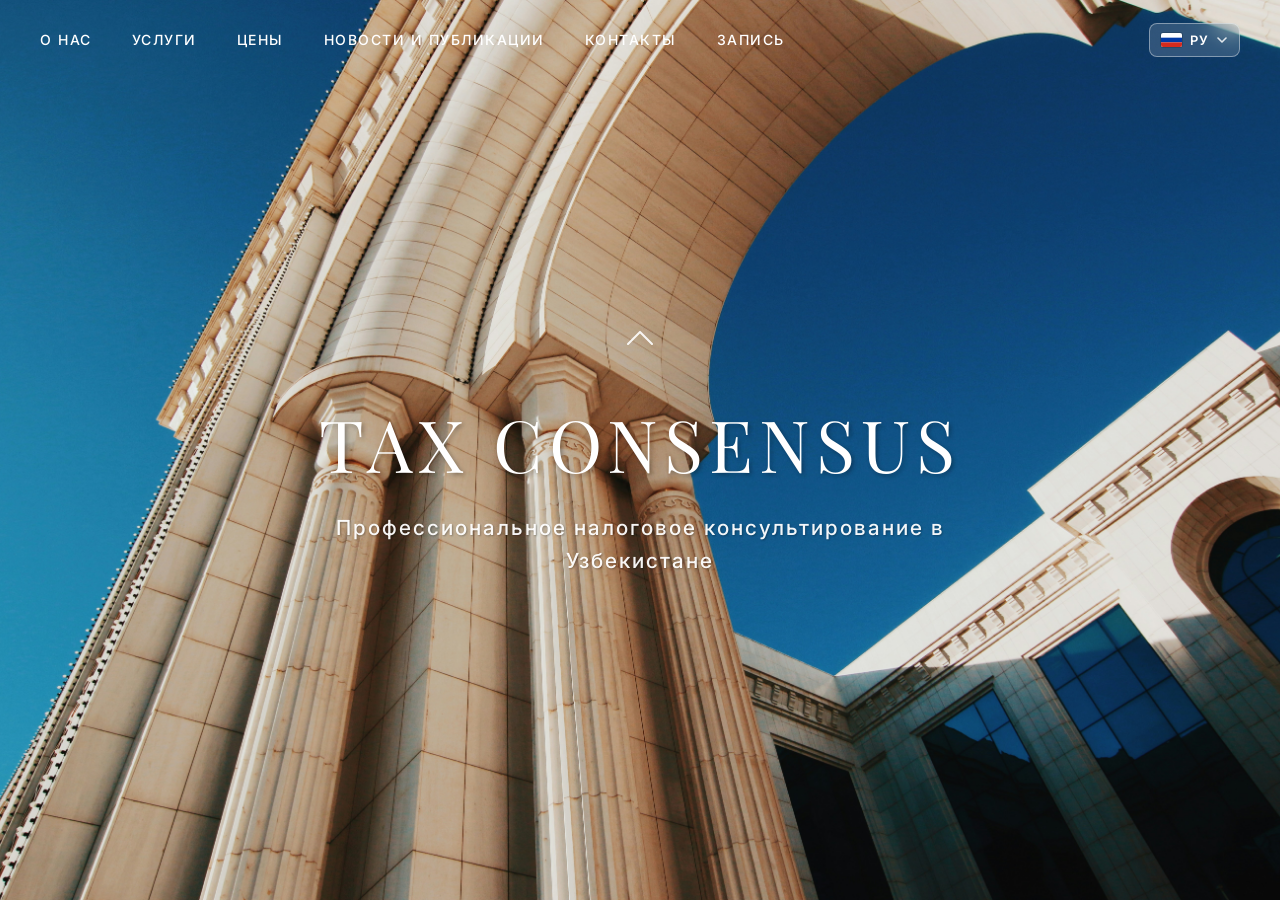
<file: index.html>
<!DOCTYPE html>
<html lang="ru">
<head>
    <meta charset="UTF-8">
    <meta name="viewport" content="width=device-width, initial-scale=1.0">
    <title>TAX CONSENSUS - Профессиональный налоговый консультант в Узбекистане | TaxCo</title>
    
    <!-- SEO Meta Tags -->
    <meta name="description" content="TAX CONSENSUS - профессиональная организация налоговых консультантов в Ташкенте с 2012 года. Налоговый консалтинг, представительство в налоговых спорах, налоговое планирование для бизнеса в Узбекистане.">
    <meta name="keywords" content="налоговый консультант Узбекистан, налоговый консалтинг Ташкент, TAX CONSENSUS, taxco, налоговое планирование, налоговые споры, налоговый учет, налоговое консультирование">
    <meta name="author" content="TAX CONSENSUS">
    <meta name="robots" content="index, follow">
    <link rel="canonical" href="https://taxco.uz/">
    
    <!-- Open Graph / Facebook -->
    <meta property="og:type" content="website">
    <meta property="og:url" content="https://taxco.uz/">
    <meta property="og:title" content="TAX CONSENSUS - Профессиональный налоговый консультант в Узбекистане">
    <meta property="og:description" content="Организация налоговых консультантов с 2012 года. Налоговый консалтинг, представительство в спорах, налоговое планирование для бизнеса в Узбекистане.">
    <meta property="og:image" content="https://taxco.uz/building-background.jpg">
    <meta property="og:locale" content="ru_RU">
    <meta property="og:locale:alternate" content="uz_UZ">
    <meta property="og:locale:alternate" content="en_US">
    
    <!-- Twitter -->
    <meta name="twitter:card" content="summary_large_image">
    <meta name="twitter:url" content="https://taxco.uz/">
    <meta name="twitter:title" content="TAX CONSENSUS - Профессиональный налоговый консультант в Узбекистане">
    <meta name="twitter:description" content="Организация налоговых консультантов с 2012 года. Налоговый консалтинг, представительство в спорах, налоговое планирование для бизнеса.">
    <meta name="twitter:image" content="https://taxco.uz/building-background.jpg">
    
    <link rel="icon" href="/favicon/favicon.ico" sizes="any">
    <link rel="icon" type="image/svg+xml" href="/favicon/favicon.svg">
    <link rel="apple-touch-icon" href="/favicon/apple-touch-icon.png">
    <link rel="manifest" href="/favicon/site.webmanifest">
    <link rel="stylesheet" href="styles.css?v=6">
    <link href="https://fonts.googleapis.com/css2?family=Playfair+Display:wght@400;700&family=Inter:wght@300;400;500;600&display=swap" rel="stylesheet">
    <!-- Umami analytics (stats.kama.uz) -->
    <script defer src="https://stats.kama.uz/script.js" data-website-id="93594f2a-e118-4450-8d47-b72caae03f6f"></script>
</head>
<body class="home-page">
    <!-- Navigation -->
    <nav class="navbar">
        <div class="nav-container">
            <ul class="nav-menu">
                <li class="nav-item">
                    <a href="about.html" class="nav-link" data-translate="nav-about">О НАС</a>
                </li>
                <li class="nav-item">
                    <a href="services.html" class="nav-link" data-translate="nav-services">УСЛУГИ</a>
                </li>
                <li class="nav-item">
                    <a href="pricing.html" class="nav-link" data-translate="nav-pricing">ЦЕНЫ</a>
                </li>
                <li class="nav-item">
                    <a href="news.html" class="nav-link" data-translate="nav-news">НОВОСТИ И ПУБЛИКАЦИИ</a>
                </li>
                <li class="nav-item">
                    <a href="contact.html" class="nav-link" data-translate="nav-contact">КОНТАКТЫ</a>
                </li>
                <li class="nav-item">
                    <a href="booking.html" class="nav-link" data-translate="nav-booking">ЗАПИСЬ</a>
                </li>
            </ul>
            <div class="nav-right">
                <div class="language-selector">
                    <select id="language-select">
                        <option value="ru">РУ</option>
                        <option value="uz">ЎЗ</option>
                        <option value="en">EN</option>
                    </select>
                </div>
            </div>
            <div class="hamburger">
                <span class="bar"></span>
                <span class="bar"></span>
                <span class="bar"></span>
            </div>
        </div>
        <div class="mobile-menu">
            <div class="mobile-menu-close">✕</div>
            <a href="about.html" data-translate="nav-about">О НАС</a>
            <a href="services.html" data-translate="nav-services">УСЛУГИ</a>
            <a href="pricing.html" data-translate="nav-pricing">ЦЕНЫ</a>
            <a href="news.html" data-translate="nav-news">НОВОСТИ И ПУБЛИКАЦИИ</a>
            <a href="contact.html" data-translate="nav-contact">КОНТАКТЫ</a>
            <a href="booking.html" data-translate="nav-booking">ЗАПИСЬ</a>
        </div>
    </nav>

    <!-- Hero Section -->
    <section id="home" class="hero">
        <div class="hero-content">
            <div class="hero-chevron">
                <svg width="40" height="30" viewBox="0 0 40 30" fill="none" xmlns="http://www.w3.org/2000/svg">
                    <path d="M8 22L20 10L32 22" stroke="white" stroke-width="2" stroke-linecap="round" stroke-linejoin="round"/>
                </svg>
            </div>
            <h1 class="hero-title" data-translate="hero-title">Tax Consensus</h1>
            <div class="hero-subtitle" data-translate="hero-subtitle">
                Профессиональное налоговое консультирование в Узбекистане
            </div>
        </div>
    </section>

    <!-- Structured Data (JSON-LD) -->
    <script type="application/ld+json">
    {
      "@context": "https://schema.org",
      "@type": "ProfessionalService",
      "name": "TAX CONSENSUS",
      "alternateName": ["TaxCo", "Такс Консенсус"],
      "description": "Профессиональная организация налоговых консультантов в Узбекистане с 2012 года. Специализируемся на налоговом консалтинге, представительстве в налоговых спорах и налоговом планировании.",
      "url": "https://taxco.uz",
      "logo": "https://taxco.uz/favicon/apple-touch-icon.png",
      "image": "https://taxco.uz/building-background.jpg",
      "telephone": "+998909700175",
      "address": {
        "@type": "PostalAddress",
        "streetAddress": "Квартира 22, дом 44, Киёт-5",
        "addressLocality": "Ташкент",
        "addressCountry": "UZ",
        "postalCode": "100017"
      },
      "geo": {
        "@type": "GeoCoordinates",
        "latitude": "41.2995",
        "longitude": "69.2401"
      },
      "areaServed": {
        "@type": "Country",
        "name": "Uzbekistan"
      },
      "foundingDate": "2012",
      "priceRange": "3500000 UZS/hour",
      "serviceType": ["Налоговый консалтинг", "Налоговое планирование", "Представительство в налоговых спорах", "Налоговый учет"],
      "sameAs": [
        "https://t.me/iroda_abbasovna"
      ]
    }
    </script>

    <script src="script.js?v=24"></script>
</body>
</html>
</file>
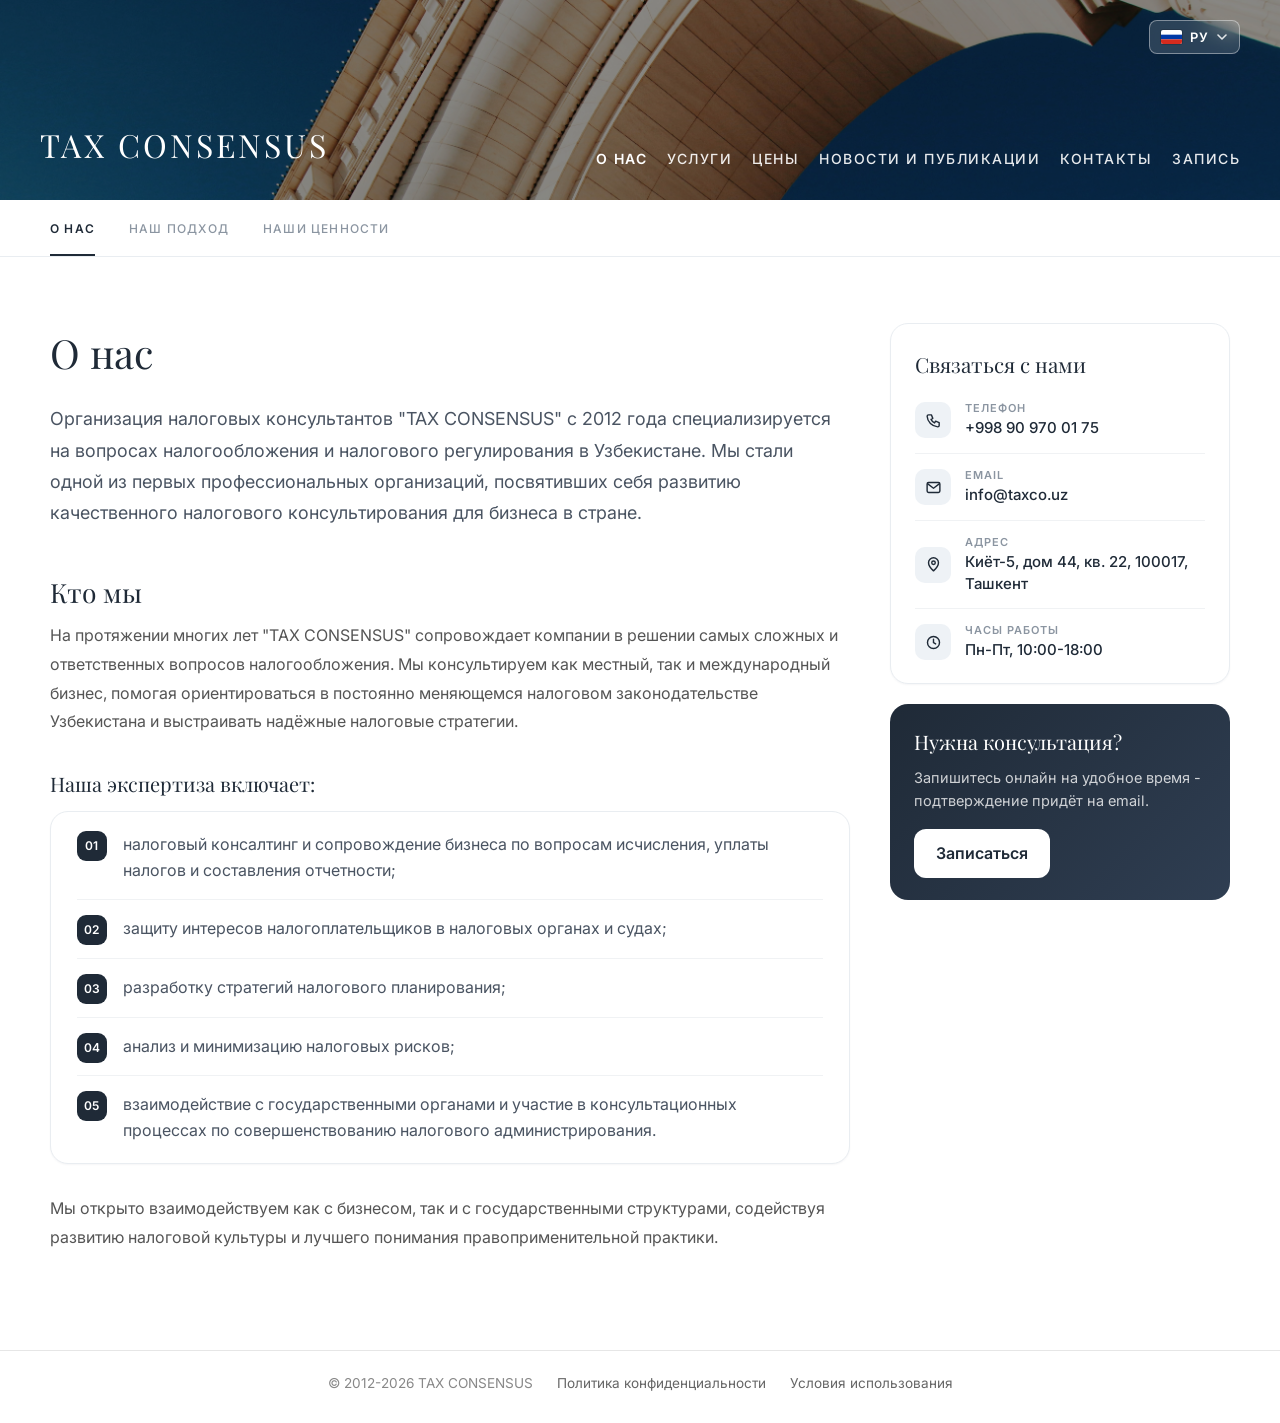
<file: about.html>
<!DOCTYPE html>
<html lang="ru">
<head>
    <meta charset="UTF-8">
    <meta name="viewport" content="width=device-width, initial-scale=1.0">
    <title>О нас - TAX CONSENSUS | Налоговые консультанты Узбекистан</title>
    
    <!-- SEO Meta Tags -->
    <meta name="description" content="TAX CONSENSUS - профессиональная организация налоговых консультантов с 2012 года. Наша экспертиза: налоговый консалтинг, защита в налоговых органах и судах, налоговое планирование для бизнеса в Узбекистане.">
    <meta name="keywords" content="о нас, TAX CONSENSUS, налоговые консультанты Узбекистан, taxco, налоговая экспертиза, профессионализм, качество">
    <meta name="robots" content="index, follow">
    <link rel="canonical" href="https://taxco.uz/about.html">
    
    <!-- Open Graph -->
    <meta property="og:type" content="website">
    <meta property="og:url" content="https://taxco.uz/about.html">
    <meta property="og:title" content="О нас - TAX CONSENSUS | Налоговые консультанты Узбекистан">
    <meta property="og:description" content="Профессиональная организация налоговых консультантов с 2012 года. Экспертиза в налоговом консалтинге, защите в спорах и планировании.">
    <meta property="og:image" content="https://taxco.uz/building-background.jpg">
    
    <link rel="icon" href="/favicon/favicon.ico" sizes="any">
    <link rel="icon" type="image/svg+xml" href="/favicon/favicon.svg">
    <link rel="apple-touch-icon" href="/favicon/apple-touch-icon.png">
    <link rel="manifest" href="/favicon/site.webmanifest">
    <link rel="stylesheet" href="styles.css?v=6">
    <link href="https://fonts.googleapis.com/css2?family=Playfair+Display:wght@400;700&family=Inter:wght@300;400;500;600&display=swap" rel="stylesheet">
    <!-- Umami analytics (stats.kama.uz) -->
    <script defer src="https://stats.kama.uz/script.js" data-website-id="93594f2a-e118-4450-8d47-b72caae03f6f"></script>
    <link rel="stylesheet" href="theme.css?v=2">
</head>
<body class="internal-page">
    <!-- Navigation -->
    <nav class="navbar">
        <div class="nav-container">
            <ul class="nav-menu">
                <li class="nav-item">
                    <a href="about.html" class="nav-link active" data-translate="nav-about">О НАС</a>
                </li>
                <li class="nav-item">
                    <a href="services.html" class="nav-link" data-translate="nav-services">УСЛУГИ</a>
                </li>
                <li class="nav-item">
                    <a href="pricing.html" class="nav-link" data-translate="nav-pricing">ЦЕНЫ</a>
                </li>
                <li class="nav-item">
                    <a href="news.html" class="nav-link" data-translate="nav-news">НОВОСТИ И ПУБЛИКАЦИИ</a>
                </li>
                <li class="nav-item">
                    <a href="contact.html" class="nav-link" data-translate="nav-contact">КОНТАКТЫ</a>
                </li>
                <li class="nav-item">
                    <a href="booking.html" class="nav-link" data-translate="nav-booking">ЗАПИСЬ</a>
                </li>
            </ul>
            <div class="nav-right">
                <div class="language-selector">
                    <select id="language-select">
                        <option value="ru">РУ</option>
                        <option value="uz">ЎЗ</option>
                        <option value="en">EN</option>
                    </select>
                </div>
            </div>
            <div class="hamburger">
                <span class="bar"></span>
                <span class="bar"></span>
                <span class="bar"></span>
            </div>
        </div>
    </nav>

    <!-- Page Header -->
    <header class="page-header">
        <div class="page-header-content">
            <a href="index.html" style="color: white; text-decoration: none;">
                <h1 style="font-family: 'Playfair Display', serif; font-size: 2rem; font-weight: 400; letter-spacing: 3px; text-transform: uppercase; margin: 0;">Tax Consensus</h1>
            </a>
        </div>
        <div class="language-selector page-lang-selector">
            <select id="page-language-select">
                <option value="ru">РУ</option>
                <option value="uz">ЎЗ</option>
                <option value="en">EN</option>
            </select>
        </div>
        <div class="page-hamburger">
            <span class="bar"></span>
            <span class="bar"></span>
            <span class="bar"></span>
        </div>
        <div class="page-mobile-menu">
            <div class="mobile-menu-close">✕</div>
            <a href="about.html" data-translate="nav-about">О НАС</a>
            <a href="services.html" data-translate="nav-services">УСЛУГИ</a>
            <a href="pricing.html" data-translate="nav-pricing">ЦЕНЫ</a>
            <a href="news.html" data-translate="nav-news">НОВОСТИ И ПУБЛИКАЦИИ</a>
            <a href="contact.html" data-translate="nav-contact">КОНТАКТЫ</a>
            <a href="booking.html" data-translate="nav-booking">ЗАПИСЬ</a>
        </div>
        <div class="page-nav-right">
            <nav class="mini-nav">
                <a href="about.html" class="active" data-translate="nav-about">О НАС</a>
                <a href="services.html" data-translate="nav-services">УСЛУГИ</a>
                <a href="pricing.html" data-translate="nav-pricing">ЦЕНЫ</a>
                <a href="news.html" data-translate="nav-news">НОВОСТИ И ПУБЛИКАЦИИ</a>
                <a href="contact.html" data-translate="nav-contact">КОНТАКТЫ</a>
                <a href="booking.html" data-translate="nav-booking">ЗАПИСЬ</a>
            </nav>
        </div>
    </header>

    <!-- Secondary Navigation -->
    <nav class="secondary-nav">
        <div class="secondary-nav-container">
            <a href="#about-main" class="secondary-nav-item active" data-tab="about-main" data-translate="nav-about">О НАС</a>
            <a href="#approach" class="secondary-nav-item" data-tab="approach" data-translate="nav-approach">НАШ ПОДХОД</a>
            <a href="#values" class="secondary-nav-item" data-tab="values" data-translate="nav-values">НАШИ ЦЕННОСТИ</a>
        </div>
    </nav>

    <!-- Page Content -->
    <main class="page">
        <div class="page-content page-layout">
            <div class="page-main">
            <!-- Tab 1: О НАС -->
            <div id="about-main" class="tab-content active">
                <div class="about-content">
                    <h1 class="page-title" data-translate="about-title">О нас</h1>
                    <p class="intro-text" data-translate="about-intro">
                        Организация налоговых консультантов "TAX CONSENSUS" с 2012 года специализируется на вопросах налогообложения и налогового регулирования в Узбекистане. Мы стали одной из первых профессиональных организаций, посвятивших себя развитию качественного налогового консультирования для бизнеса в стране.
                    </p>

                    <h3 data-translate="who-we-are">Кто мы</h3>
                    <p data-translate="who-we-are-text">
                        На протяжении многих лет "TAX CONSENSUS" сопровождает компании в решении самых сложных и ответственных вопросов налогообложения. Мы консультируем как местный, так и международный бизнес, помогая ориентироваться в постоянно меняющемся налоговом законодательстве Узбекистана и выстраивать надёжные налоговые стратегии.
                    </p>

                    <h4 data-translate="our-expertise">Наша экспертиза включает:</h4>
                    <ul class="expertise-list">
                        <li data-translate="expertise-1">налоговый консалтинг и сопровождение бизнеса по вопросам исчисления, уплаты налогов и составления отчетности;</li>
                        <li data-translate="expertise-2">защиту интересов налогоплательщиков в налоговых органах и судах;</li>
                        <li data-translate="expertise-3">разработку стратегий налогового планирования;</li>
                        <li data-translate="expertise-4">анализ и минимизацию налоговых рисков;</li>
                        <li data-translate="expertise-5">взаимодействие с государственными органами и участие в консультационных процессах по совершенствованию налогового администрирования.</li>
                    </ul>

                    <p data-translate="interaction-text">
                        Мы открыто взаимодействуем как с бизнесом, так и с государственными структурами, содействуя развитию налоговой культуры и лучшего понимания правоприменительной практики.
                    </p>
                </div>
            </div>

            <!-- Tab 2: НАШ ПОДХОД -->
            <div id="approach" class="tab-content">
                <div class="about-content">
                    <h2 data-translate="our-approach">Наш подход</h2>
                    <p data-translate="approach-text">
                        "TAX CONSENSUS" - это не просто консультационные услуги. Мы работаем как стратегический партнёр для бизнеса, предоставляя решения, которые основаны на глубоком понимании как законодательства, так и реальной бизнес-практики.
                    </p>

                    <h4 data-translate="we-are">Мы:</h4>
                    <ul class="values-list">
                        <li data-translate="value-1">тщательно подходим к выбору проектов, берясь за задачи, где наш опыт приносит реальную пользу клиенту;</li>
                        <li data-translate="value-2">предлагаем индивидуальные решения, адаптированные к потребностям бизнеса;</li>
                        <li data-translate="value-3">соблюдаем высокие стандарты профессиональной этики, независимости и конфиденциальности информации клиентов;</li>
                        <li data-translate="value-4">стремимся к долгосрочным отношениям, основанным на доверии и взаимной ответственности.</li>
                    </ul>
                </div>
            </div>

            <!-- Tab 3: НАШИ ЦЕННОСТИ -->
            <div id="values" class="tab-content">
                <div class="about-content">
                    <h2 data-translate="our-values">Наши ценности</h2>
                    <ul class="company-values">
                        <li>
                            <strong data-translate="quality-value-title">Качество и профессионализм.</strong> 
                            <span data-translate="quality-value-desc">Мы стремимся достигать наилучших результатов, соблюдая нормы действующего законодательства.</span>
                        </li>
                        <li>
                            <strong data-translate="responsibility-value-title">Ответственный подход.</strong> 
                            <span data-translate="responsibility-value-desc">Мы добросовестно выполняем взятые на себя обязательства.</span>
                        </li>
                        <li>
                            <strong data-translate="transparency-value-title">Прозрачность и честность.</strong> 
                            <span data-translate="transparency-value-desc">Мы строим наши консультации и взаимодействие с клиентами на открытости, ясности и профессиональной компетентности.</span>
                        </li>
                    </ul>

                    <p class="conclusion-text" data-translate="conclusion">
                        "TAX CONSENSUS" - это профессиональный налоговый консультант для бизнеса в Узбекистане, работающий на пересечении законодательства, практики и интересов бизнеса.
                    </p>
                </div>
            </div>
            </div>
            <aside class="page-side">
                <div class="side-card">
                    <h3 data-translate="contact-title">Связаться с нами</h3>
                    <a class="side-row side-phone" href="tel:+998909700175">
                        <small data-translate="contact-phone">Телефон</small>
                        <span>+998 90 970 01 75</span>
                    </a>
                    <a class="side-row side-email" href="mailto:info@taxco.uz">
                        <small data-translate="contact-email">Email</small>
                        <span>info@taxco.uz</span>
                    </a>
                    <a class="side-row side-address" href="contact.html">
                        <small data-translate="contact-address">Адрес</small>
                        <span data-translate="map-info">Киёт-5, дом 44, кв. 22, 100017, Ташкент</span>
                    </a>
                    <div class="side-row side-hours">
                        <small data-translate="side-hours-label">Часы работы</small>
                        <span data-translate="side-hours">Пн-Пт, 10:00-18:00</span>
                    </div>
                </div>
                <div class="page-cta">
                    <h3 data-translate="cta-title">Нужна консультация?</h3>
                    <p data-translate="cta-text">Запишитесь онлайн на удобное время - подтверждение придёт на email.</p>
                    <a href="booking.html" data-translate="cta-btn">Записаться</a>
                </div>
            </aside>
        </div>
    </main>


    <footer class="site-footer">
        <div class="site-footer-inner">
            <span>© 2012-2026 TAX CONSENSUS</span>
            <a href="privacy.html" data-translate="footer-privacy">Политика конфиденциальности</a>
            <a href="terms.html" data-translate="footer-terms">Условия использования</a>
        </div>
    </footer>
    <script src="script.js?v=24"></script>
</body>
</html>
</file>
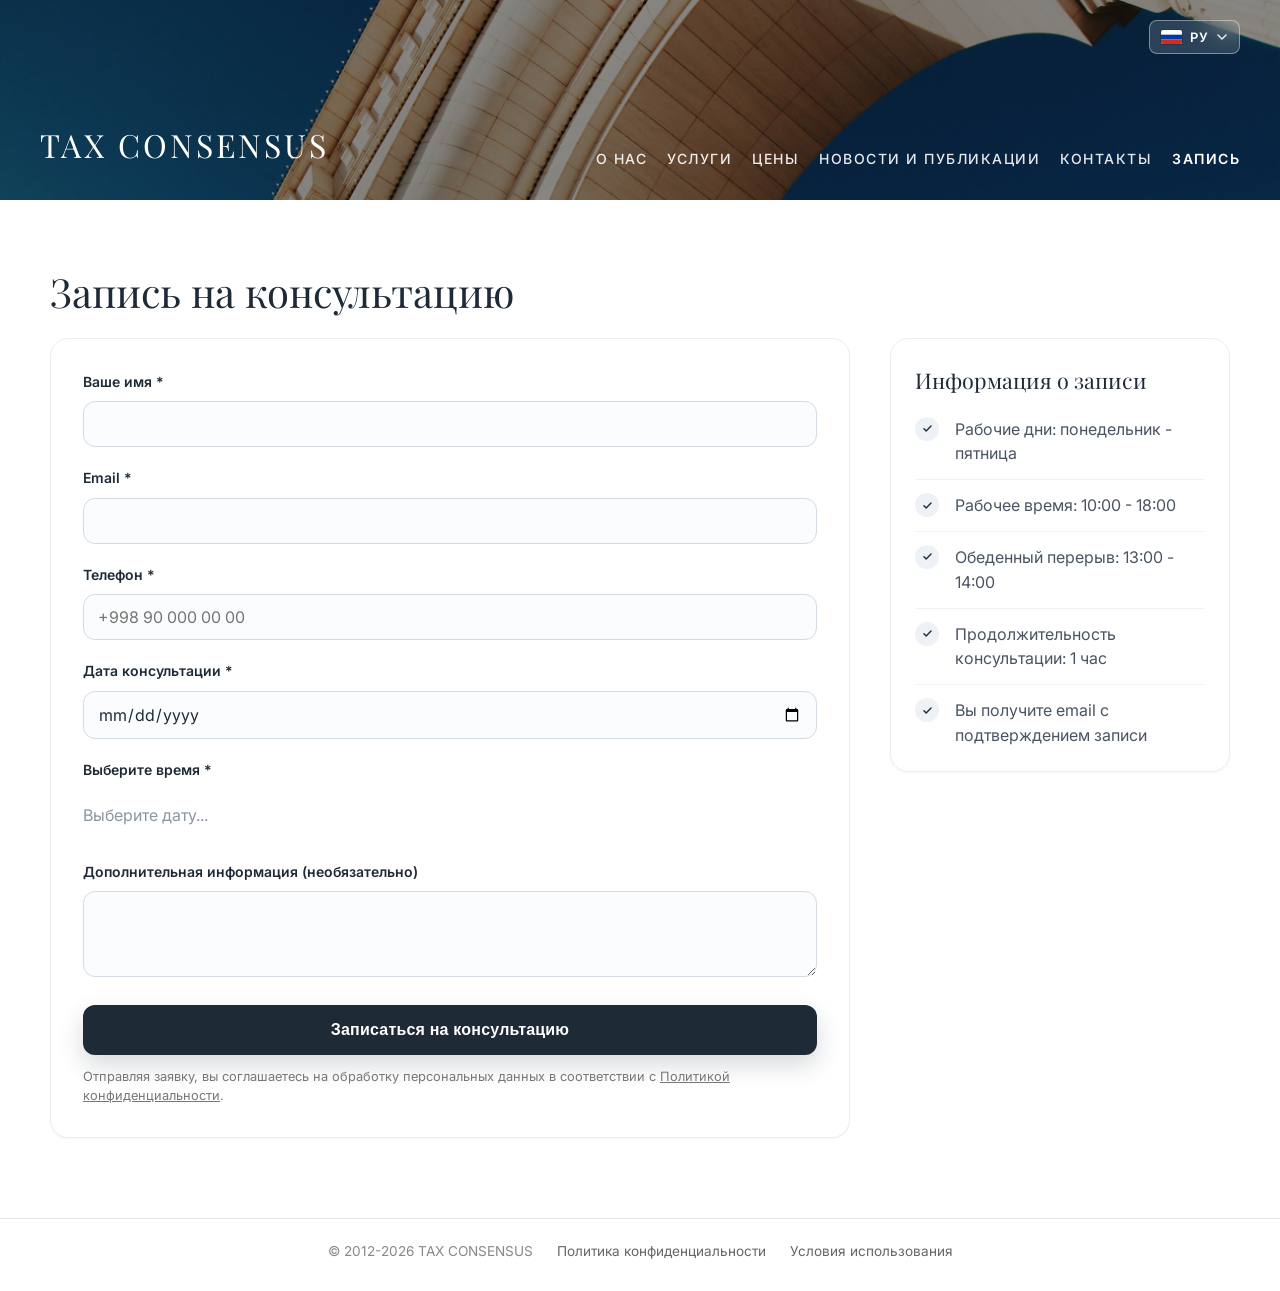
<file: booking.html>
<!DOCTYPE html>
<html lang="ru">
<head>
    <meta charset="UTF-8">
    <meta name="viewport" content="width=device-width, initial-scale=1.0">
    <title data-translate="booking-title">Запись на консультацию - TAX CONSENSUS</title>
    
    <!-- SEO Meta Tags -->
    <meta name="description" content="Запишитесь на налоговую консультацию в TAX CONSENSUS онлайн. Выберите удобное время для встречи с налоговым консультантом в Ташкенте.">
    <meta name="keywords" content="запись на консультацию, налоговая консультация онлайн, TAX CONSENSUS booking, taxco запись">
    <meta name="robots" content="index, follow">
    <link rel="canonical" href="https://taxco.uz/booking.html">
    
    <!-- Open Graph -->
    <meta property="og:type" content="website">
    <meta property="og:url" content="https://taxco.uz/booking.html">
    <meta property="og:title" content="Запись на консультацию - TAX CONSENSUS">
    <meta property="og:description" content="Запишитесь на налоговую консультацию онлайн. Выберите удобное время для встречи.">
    <meta property="og:image" content="https://taxco.uz/building-background.jpg">
    
    <link rel="icon" href="/favicon/favicon.ico" sizes="any">
    <link rel="icon" type="image/svg+xml" href="/favicon/favicon.svg">
    <link rel="apple-touch-icon" href="/favicon/apple-touch-icon.png">
    <link rel="manifest" href="/favicon/site.webmanifest">
    <link rel="stylesheet" href="styles.css?v=6">
    <link href="https://fonts.googleapis.com/css2?family=Playfair+Display:wght@400;700&family=Inter:wght@300;400;500;600&display=swap" rel="stylesheet">
    <style>
        .booking-container {
            max-width: 800px;
            margin: 0 auto;
            padding: 40px 20px;
        }
        
        .booking-form {
            background: white;
            padding: 40px;
            border-radius: 8px;
            box-shadow: 0 2px 10px rgba(0,0,0,0.1);
        }
        
        .form-group {
            margin-bottom: 25px;
        }
        
        .form-group label {
            display: block;
            margin-bottom: 8px;
            font-weight: 500;
            color: #2c5282;
        }
        
        .form-group input,
        .form-group select,
        .form-group textarea {
            width: 100%;
            padding: 12px;
            border: 1px solid #cbd5e0;
            border-radius: 4px;
            font-size: 16px;
            font-family: 'Inter', sans-serif;
        }
        
        .form-group input:focus,
        .form-group select:focus,
        .form-group textarea:focus {
            outline: none;
            border-color: #2c5282;
            box-shadow: 0 0 0 3px rgba(44, 82, 130, 0.1);
        }
        
        .time-slots {
            display: grid;
            grid-template-columns: repeat(auto-fill, minmax(100px, 1fr));
            gap: 10px;
            margin-top: 10px;
        }
        
        .time-slot {
            padding: 12px;
            border: 2px solid #cbd5e0;
            border-radius: 4px;
            text-align: center;
            cursor: pointer;
            transition: all 0.3s;
            background: white;
        }
        
        .time-slot:hover {
            border-color: #2c5282;
            background: #f7fafc;
        }
        
        .time-slot.selected {
            background: #2c5282;
            color: white;
            border-color: #2c5282;
        }
        
        .time-slot.unavailable {
            background: #e2e8f0;
            color: #a0aec0;
            cursor: not-allowed;
            opacity: 0.5;
        }
        
        .submit-btn {
            width: 100%;
            padding: 15px;
            background: #2c5282;
            color: white;
            border: none;
            border-radius: 4px;
            font-size: 16px;
            font-weight: 600;
            cursor: pointer;
            transition: background 0.3s;
        }
        
        .submit-btn:hover {
            background: #1a365d;
        }
        
        .submit-btn:disabled {
            background: #cbd5e0;
            cursor: not-allowed;
        }
        
        .success-message,
        .error-message {
            padding: 15px;
            border-radius: 4px;
            margin-bottom: 20px;
        }
        
        .success-message {
            background: #c6f6d5;
            color: #22543d;
            border: 1px solid #9ae6b4;
        }
        
        .error-message {
            background: #fed7d7;
            color: #742a2a;
            border: 1px solid #fc8181;
        }
        
        .booking-info {
            background: #f7fafc;
            padding: 20px;
            border-radius: 4px;
            margin-bottom: 30px;
            border-left: 4px solid #2c5282;
        }
        
        .booking-info h3 {
            margin-top: 0;
            color: #2c5282;
        }
        
        .booking-info ul {
            margin: 10px 0;
            padding-left: 20px;
        }
        
        .booking-info li {
            margin: 5px 0;
        }
        
        .loading {
            text-align: center;
            padding: 20px;
            color: #718096;
        }
        
        @media (max-width: 768px) {
            .booking-form {
                padding: 20px;
            }
            
            .time-slots {
                grid-template-columns: repeat(auto-fill, minmax(80px, 1fr));
            }
        }
    </style>
    <!-- Umami analytics (stats.kama.uz) -->
    <script defer src="https://stats.kama.uz/script.js" data-website-id="93594f2a-e118-4450-8d47-b72caae03f6f"></script>
    <link rel="stylesheet" href="theme.css?v=2">
</head>
<body class="internal-page">
    <!-- Navigation -->
    <nav class="navbar">
        <div class="nav-container">
            <ul class="nav-menu">
                <li class="nav-item">
                    <a href="about.html" class="nav-link" data-translate="nav-about">О НАС</a>
                </li>
                <li class="nav-item">
                    <a href="services.html" class="nav-link" data-translate="nav-services">УСЛУГИ</a>
                </li>
                <li class="nav-item">
                    <a href="pricing.html" class="nav-link" data-translate="nav-pricing">ЦЕНЫ</a>
                </li>
                <li class="nav-item">
                    <a href="news.html" class="nav-link" data-translate="nav-news">НОВОСТИ И ПУБЛИКАЦИИ</a>
                </li>
                <li class="nav-item">
                    <a href="contact.html" class="nav-link" data-translate="nav-contact">КОНТАКТЫ</a>
                </li>
                <li class="nav-item">
                    <a href="booking.html" class="nav-link active" data-translate="nav-booking">ЗАПИСЬ</a>
                </li>
            </ul>
            <div class="nav-right">
                <div class="language-selector">
                    <select id="language-select">
                        <option value="ru">РУ</option>
                        <option value="uz">ЎЗ</option>
                        <option value="en">EN</option>
                    </select>
                </div>
            </div>
            <div class="hamburger">
                <span class="bar"></span>
                <span class="bar"></span>
                <span class="bar"></span>
            </div>
        </div>
    </nav>

    <!-- Page Header -->
    <header class="page-header">
        <div class="page-header-content">
            <a href="index.html" style="color: white; text-decoration: none;">
                <h1 style="font-family: 'Playfair Display', serif; font-size: 2rem; font-weight: 400; letter-spacing: 3px; text-transform: uppercase; margin: 0;">Tax Consensus</h1>
            </a>
        </div>
        <div class="language-selector page-lang-selector">
            <select id="page-language-select">
                <option value="ru">РУ</option>
                <option value="uz">ЎЗ</option>
                <option value="en">EN</option>
            </select>
        </div>
        <div class="page-hamburger">
            <span class="bar"></span>
            <span class="bar"></span>
            <span class="bar"></span>
        </div>
        <div class="page-mobile-menu">
            <div class="mobile-menu-close">✕</div>
            <a href="about.html" data-translate="nav-about">О НАС</a>
            <a href="services.html" data-translate="nav-services">УСЛУГИ</a>
            <a href="pricing.html" data-translate="nav-pricing">ЦЕНЫ</a>
            <a href="news.html" data-translate="nav-news">НОВОСТИ И ПУБЛИКАЦИИ</a>
            <a href="contact.html" data-translate="nav-contact">КОНТАКТЫ</a>
            <a href="booking.html" data-translate="nav-booking">ЗАПИСЬ</a>
        </div>
        <div class="page-nav-right">
            <nav class="mini-nav">
                <a href="about.html" data-translate="nav-about">О НАС</a>
                <a href="services.html" data-translate="nav-services">УСЛУГИ</a>
                <a href="pricing.html" data-translate="nav-pricing">ЦЕНЫ</a>
                <a href="news.html" data-translate="nav-news">НОВОСТИ И ПУБЛИКАЦИИ</a>
                <a href="contact.html" data-translate="nav-contact">КОНТАКТЫ</a>
                <a href="booking.html" class="active" data-translate="nav-booking">ЗАПИСЬ</a>
            </nav>
        </div>
    </header>

    <!-- Page Content -->
    <main class="page">
        <div class="page-content">
            <h1 class="page-title" data-translate="booking-header">Запись на консультацию</h1>
            
            <!-- Booking Container -->
            <div class="booking-container">
                <div class="booking-info">
                    <h3 data-translate="booking-info-title">Информация о записи</h3>
                    <ul>
                        <li data-translate="booking-info-1">Рабочие дни: понедельник - пятница</li>
                        <li data-translate="booking-info-2">Рабочее время: 10:00 - 18:00</li>
                        <li data-translate="booking-info-3">Обеденный перерыв: 13:00 - 14:00</li>
                        <li data-translate="booking-info-4">Продолжительность консультации: 1 час</li>
                        <li data-translate="booking-info-5">Вы получите email с подтверждением записи</li>
                    </ul>
                </div>

                <div class="booking-form">
                    <div id="success-message" class="success-message" style="display: none;"></div>
                    <div id="error-message" class="error-message" style="display: none;"></div>

                    <form id="booking-form">
                        <input type="text" id="website" name="website" tabindex="-1" autocomplete="off" aria-hidden="true" style="position:absolute;left:-9999px;width:1px;height:1px;opacity:0">
                        <div class="form-group">
                            <label for="name" data-translate="booking-name">Ваше имя *</label>
                            <input type="text" id="name" name="name" required>
                        </div>

                        <div class="form-group">
                            <label for="email" data-translate="booking-email">Email *</label>
                            <input type="email" id="email" name="email" required>
                        </div>

                        <div class="form-group">
                            <label for="phone" data-translate="booking-phone">Телефон *</label>
                            <input type="tel" id="phone" name="phone" placeholder="+998 90 000 00 00" required>
                        </div>

                        <div class="form-group">
                            <label for="date" data-translate="booking-date">Дата консультации *</label>
                            <input type="date" id="date" name="date" required>
                        </div>

                        <div class="form-group">
                            <label data-translate="booking-time">Выберите время *</label>
                            <div id="time-slots" class="time-slots">
                                <div class="loading" data-translate="booking-loading">Выберите дату...</div>
                            </div>
                            <input type="hidden" id="time" name="time" required>
                        </div>

                        <div class="form-group">
                            <label for="notes" data-translate="booking-notes">Дополнительная информация (необязательно)</label>
                            <textarea id="notes" name="notes" rows="3"></textarea>
                        </div>

                        <button type="submit" class="submit-btn" data-translate="booking-submit">Записаться на консультацию</button>
                        <p class="booking-consent"><span data-translate="booking-consent">Отправляя заявку, вы соглашаетесь на обработку персональных данных в соответствии с</span> <a href="privacy.html" data-translate="booking-consent-link">Политикой конфиденциальности</a>.</p>
                    </form>
                </div>
            </div>
        </div>
    </main>


    <footer class="site-footer">
        <div class="site-footer-inner">
            <span>© 2012-2026 TAX CONSENSUS</span>
            <a href="privacy.html" data-translate="footer-privacy">Политика конфиденциальности</a>
            <a href="terms.html" data-translate="footer-terms">Условия использования</a>
        </div>
    </footer>
    <script src="script.js?v=24"></script>
    <script src="booking/booking.js?v=4"></script>
</body>
</html>
</file>
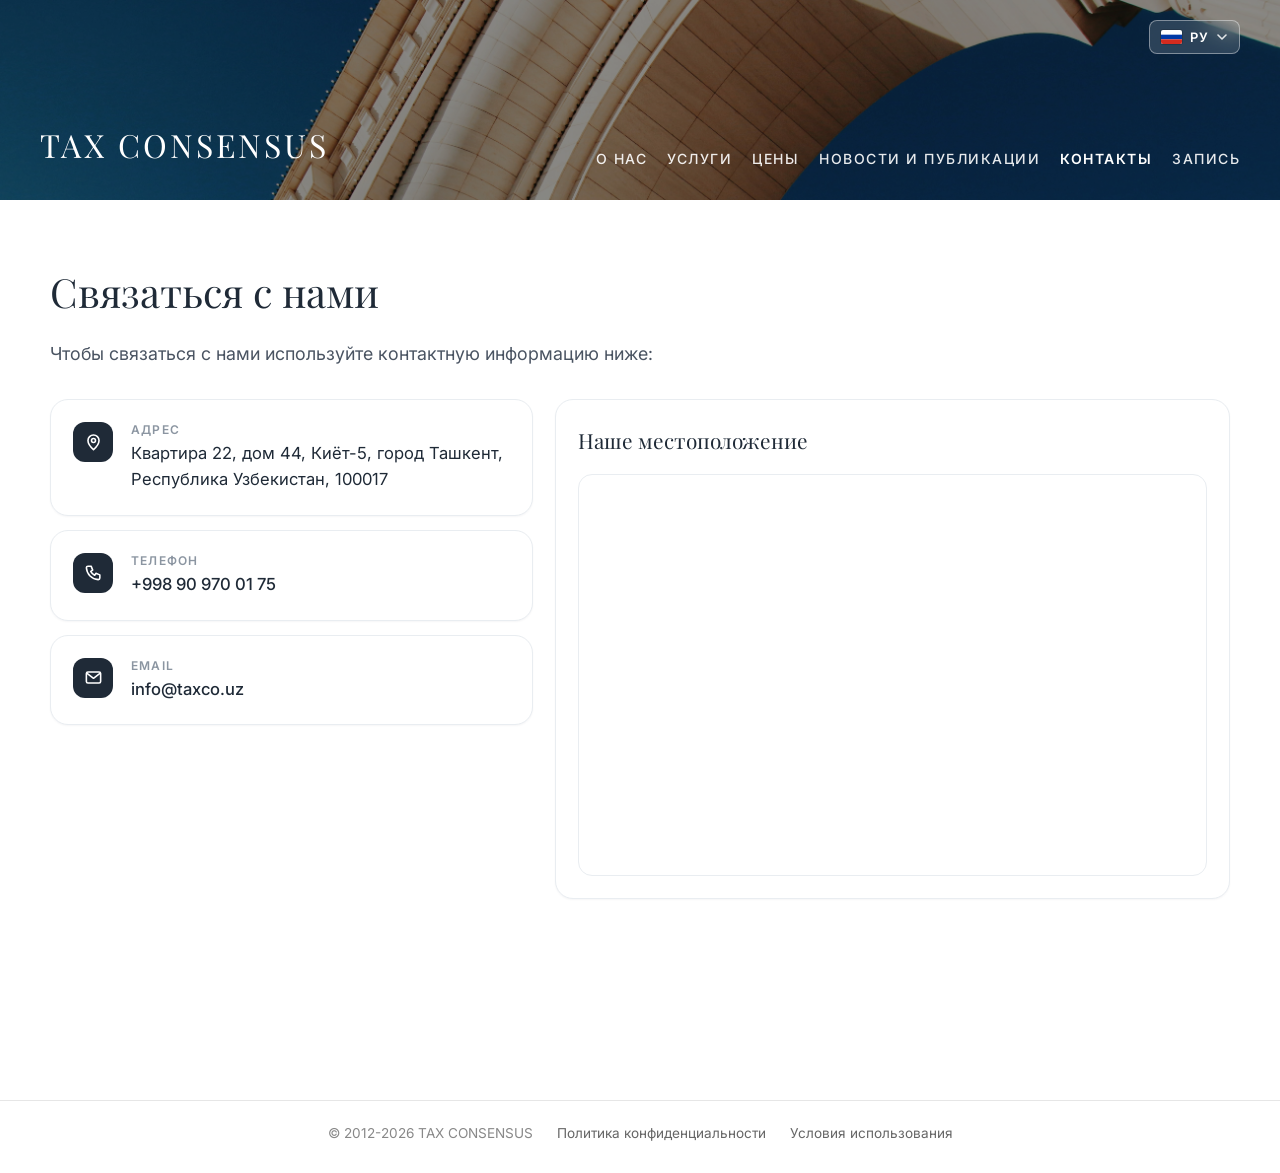
<file: contact.html>
<!DOCTYPE html>
<html lang="ru">
<head>
    <meta charset="UTF-8">
    <meta name="viewport" content="width=device-width, initial-scale=1.0">
    <title>Контакты - Связаться с налоговым консультантом | TAX CONSENSUS Ташкент</title>
    
    <!-- SEO Meta Tags -->
    <meta name="description" content="Свяжитесь с TAX CONSENSUS в Ташкенте. Адрес: Квартира 22, дом 44, Киёт-5, Ташкент, Узбекистан, 100017. Телефон: +998 90 970 01 75. Профессиональные налоговые консультанты.">
    <meta name="keywords" content="контакты TAX CONSENSUS, налоговый консультант Ташкент, taxco контакты, связаться с налоговым консультантом">
    <meta name="robots" content="index, follow">
    <link rel="canonical" href="https://taxco.uz/contact.html">
    
    <!-- Open Graph -->
    <meta property="og:type" content="website">
    <meta property="og:url" content="https://taxco.uz/contact.html">
    <meta property="og:title" content="Контакты - TAX CONSENSUS Ташкент">
    <meta property="og:description" content="Свяжитесь с профессиональными налоговыми консультантами TAX CONSENSUS в Ташкенте. Адрес: Киёт-5, дом 44, квартира 22.">
    <meta property="og:image" content="https://taxco.uz/building-background.jpg">
    
    <link rel="icon" href="/favicon/favicon.ico" sizes="any">
    <link rel="icon" type="image/svg+xml" href="/favicon/favicon.svg">
    <link rel="apple-touch-icon" href="/favicon/apple-touch-icon.png">
    <link rel="manifest" href="/favicon/site.webmanifest">
    <link rel="stylesheet" href="styles.css?v=6">
    <link href="https://fonts.googleapis.com/css2?family=Playfair+Display:wght@400;700&family=Inter:wght@300;400;500;600&display=swap" rel="stylesheet">
    <!-- Umami analytics (stats.kama.uz) -->
    <script defer src="https://stats.kama.uz/script.js" data-website-id="93594f2a-e118-4450-8d47-b72caae03f6f"></script>
    <link rel="stylesheet" href="theme.css?v=2">
</head>
<body class="internal-page">
    <!-- Navigation -->
    <nav class="navbar">
        <div class="nav-container">
            <ul class="nav-menu">
                <li class="nav-item">
                    <a href="about.html" class="nav-link" data-translate="nav-about">О НАС</a>
                </li>
                <li class="nav-item">
                    <a href="services.html" class="nav-link" data-translate="nav-services">УСЛУГИ</a>
                </li>
                <li class="nav-item">
                    <a href="pricing.html" class="nav-link" data-translate="nav-pricing">ЦЕНЫ</a>
                </li>
                <li class="nav-item">
                    <a href="news.html" class="nav-link" data-translate="nav-news">НОВОСТИ И ПУБЛИКАЦИИ</a>
                </li>
                <li class="nav-item">
                    <a href="contact.html" class="nav-link active" data-translate="nav-contact">КОНТАКТЫ</a>
                </li>
                <li class="nav-item">
                    <a href="booking.html" class="nav-link" data-translate="nav-booking">ЗАПИСЬ</a>
                </li>
            </ul>
            <div class="nav-right">
                <div class="language-selector">
                    <select id="language-select">
                        <option value="ru">РУ</option>
                        <option value="uz">ЎЗ</option>
                        <option value="en">EN</option>
                    </select>
                </div>
            </div>
            <div class="hamburger">
                <span class="bar"></span>
                <span class="bar"></span>
                <span class="bar"></span>
            </div>
        </div>
    </nav>

    <!-- Page Header -->
    <header class="page-header">
        <div class="page-header-content">
            <a href="index.html" style="color: white; text-decoration: none;">
                <h1 style="font-family: 'Playfair Display', serif; font-size: 2rem; font-weight: 400; letter-spacing: 3px; text-transform: uppercase; margin: 0;">Tax Consensus</h1>
            </a>
        </div>
        <div class="language-selector page-lang-selector">
            <select id="page-language-select">
                <option value="ru">РУ</option>
                <option value="uz">ЎЗ</option>
                <option value="en">EN</option>
            </select>
        </div>
        <div class="page-hamburger">
            <span class="bar"></span>
            <span class="bar"></span>
            <span class="bar"></span>
        </div>
        <div class="page-mobile-menu">
            <div class="mobile-menu-close">✕</div>
            <a href="about.html" data-translate="nav-about">О НАС</a>
            <a href="services.html" data-translate="nav-services">УСЛУГИ</a>
            <a href="pricing.html" data-translate="nav-pricing">ЦЕНЫ</a>
            <a href="news.html" data-translate="nav-news">НОВОСТИ И ПУБЛИКАЦИИ</a>
            <a href="contact.html" data-translate="nav-contact">КОНТАКТЫ</a>
            <a href="booking.html" data-translate="nav-booking">ЗАПИСЬ</a>
        </div>
        <div class="page-nav-right">
            <nav class="mini-nav">
                <a href="about.html" data-translate="nav-about">О НАС</a>
                <a href="services.html" data-translate="nav-services">УСЛУГИ</a>
                <a href="pricing.html" data-translate="nav-pricing">ЦЕНЫ</a>
                <a href="news.html" data-translate="nav-news">НОВОСТИ И ПУБЛИКАЦИИ</a>
                <a href="contact.html" class="active" data-translate="nav-contact">КОНТАКТЫ</a>
                <a href="booking.html" data-translate="nav-booking">ЗАПИСЬ</a>
            </nav>
        </div>
    </header>

    <!-- Page Content -->
    <main class="page">
        <div class="page-content">
            <h1 class="page-title" data-translate="contact-title">Связаться с нами</h1>
            
            <div class="contact-intro">
                <p data-translate="contact-intro">
                    Чтобы связаться с нами используйте контактную информацию ниже:
                </p>
            </div>

            <div class="contact-content">
                <div class="contact-info">
                    <div class="contact-item contact-address">
                        <h4 data-translate="contact-address">Адрес</h4>
                        <p data-translate="address">
                            Квартира 22, дом 44, Киёт-5, город Ташкент, Республика Узбекистан, 100017
                        </p>
                    </div>

                    <div class="contact-item contact-phone">
                        <h4 data-translate="contact-phone">Телефон</h4>
                        <p>
                            <a href="tel:+998909700175">+998 90 970 01 75</a>
                        </p>
                    </div>

                    <div class="contact-item contact-email">
                        <h4 data-translate="contact-email">Email</h4>
                        <p>
                            <a href="mailto:info@taxco.uz">info@taxco.uz</a>
                        </p>
                    </div>
                </div>

                <div class="map-container">
                    <h4 data-translate="map-title">Наше местоположение</h4>
                    <div class="yandex-map">
                        <iframe 
                            src="https://yandex.ru/map-widget/v1/-/CHHbMGoP" 
                            width="100%" 
                            height="400" 
                            frameborder="0"
                            allowfullscreen="true"
                            style="position:relative;">
                        </iframe>
                    </div>
                </div>
            </div>
        </div>
    </main>


    <footer class="site-footer">
        <div class="site-footer-inner">
            <span>© 2012-2026 TAX CONSENSUS</span>
            <a href="privacy.html" data-translate="footer-privacy">Политика конфиденциальности</a>
            <a href="terms.html" data-translate="footer-terms">Условия использования</a>
        </div>
    </footer>
    <script src="script.js?v=24"></script>
</body>
</html>
</file>
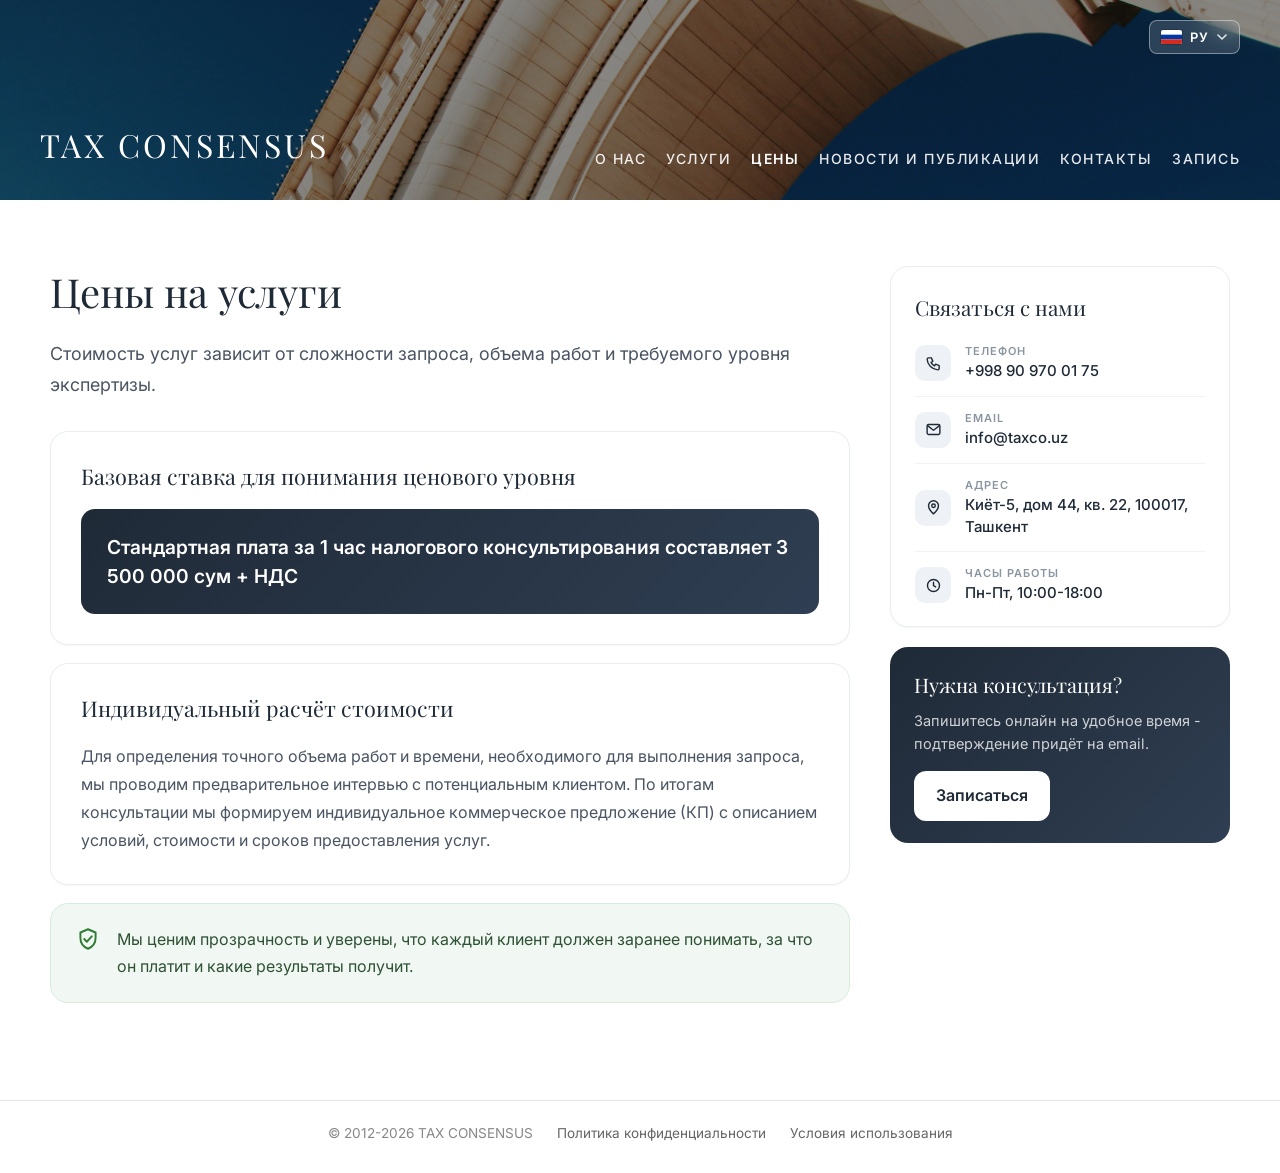
<file: pricing.html>
<!DOCTYPE html>
<html lang="ru">
<head>
    <meta charset="UTF-8">
    <meta name="viewport" content="width=device-width, initial-scale=1.0">
    <title>Цены на услуги налогового консультирования | TAX CONSENSUS Узбекистан</title>
    
    <!-- SEO Meta Tags -->
    <meta name="description" content="Прозрачные цены на услуги налогового консультирования. Базовая ставка 3 500 000 сум/час + НДС, индивидуальные коммерческие предложения от TAX CONSENSUS.">
    <meta name="keywords" content="цены на налоговый консалтинг, стоимость налоговых услуг, TAX CONSENSUS цены, taxco прайс, налоговое консультирование стоимость">
    <meta name="robots" content="index, follow">
    <link rel="canonical" href="https://taxco.uz/pricing.html">
    
    <!-- Open Graph -->
    <meta property="og:type" content="website">
    <meta property="og:url" content="https://taxco.uz/pricing.html">
    <meta property="og:title" content="Цены на услуги налогового консультирования | TAX CONSENSUS">
    <meta property="og:description" content="Прозрачные цены на налоговый консалтинг. Базовая ставка 3 500 000 сум/час + НДС, индивидуальные коммерческие предложения.">
    <meta property="og:image" content="https://taxco.uz/building-background.jpg">
    
    <link rel="icon" href="/favicon/favicon.ico" sizes="any">
    <link rel="icon" type="image/svg+xml" href="/favicon/favicon.svg">
    <link rel="apple-touch-icon" href="/favicon/apple-touch-icon.png">
    <link rel="manifest" href="/favicon/site.webmanifest">
    <link rel="stylesheet" href="styles.css?v=6">
    <link href="https://fonts.googleapis.com/css2?family=Playfair+Display:wght@400;700&family=Inter:wght@300;400;500;600&display=swap" rel="stylesheet">
    <!-- Umami analytics (stats.kama.uz) -->
    <script defer src="https://stats.kama.uz/script.js" data-website-id="93594f2a-e118-4450-8d47-b72caae03f6f"></script>
    <link rel="stylesheet" href="theme.css?v=2">
</head>
<body class="internal-page">
    <!-- Navigation -->
    <nav class="navbar">
        <div class="nav-container">
            <ul class="nav-menu">
                <li class="nav-item">
                    <a href="about.html" class="nav-link" data-translate="nav-about">О НАС</a>
                </li>
                <li class="nav-item">
                    <a href="services.html" class="nav-link" data-translate="nav-services">УСЛУГИ</a>
                </li>
                <li class="nav-item">
                    <a href="pricing.html" class="nav-link active" data-translate="nav-pricing">ЦЕНЫ</a>
                </li>
                <li class="nav-item">
                    <a href="news.html" class="nav-link" data-translate="nav-news">НОВОСТИ И ПУБЛИКАЦИИ</a>
                </li>
                <li class="nav-item">
                    <a href="contact.html" class="nav-link" data-translate="nav-contact">КОНТАКТЫ</a>
                </li>
                <li class="nav-item">
                    <a href="booking.html" class="nav-link" data-translate="nav-booking">ЗАПИСЬ</a>
                </li>
            </ul>
            <div class="nav-right">
                <div class="language-selector">
                    <select id="language-select">
                        <option value="ru">РУ</option>
                        <option value="uz">ЎЗ</option>
                        <option value="en">EN</option>
                    </select>
                </div>
            </div>
            <div class="hamburger">
                <span class="bar"></span>
                <span class="bar"></span>
                <span class="bar"></span>
            </div>
        </div>
    </nav>

    <!-- Page Header -->
    <header class="page-header">
        <div class="page-header-content">
            <a href="index.html" style="color: white; text-decoration: none;">
                <h1 style="font-family: 'Playfair Display', serif; font-size: 2rem; font-weight: 400; letter-spacing: 3px; text-transform: uppercase; margin: 0;">Tax Consensus</h1>
            </a>
        </div>
        <div class="language-selector page-lang-selector">
            <select id="page-language-select">
                <option value="ru">РУ</option>
                <option value="uz">ЎЗ</option>
                <option value="en">EN</option>
            </select>
        </div>
        <div class="page-hamburger">
            <span class="bar"></span>
            <span class="bar"></span>
            <span class="bar"></span>
        </div>
        <div class="page-mobile-menu">
            <div class="mobile-menu-close">✕</div>
            <a href="about.html" data-translate="nav-about">О НАС</a>
            <a href="services.html" data-translate="nav-services">УСЛУГИ</a>
            <a href="pricing.html" data-translate="nav-pricing">ЦЕНЫ</a>
            <a href="news.html" data-translate="nav-news">НОВОСТИ И ПУБЛИКАЦИИ</a>
            <a href="contact.html" data-translate="nav-contact">КОНТАКТЫ</a>
            <a href="booking.html" data-translate="nav-booking">ЗАПИСЬ</a>
        </div>
        <div class="page-nav-right">
            <nav class="mini-nav">
                <a href="about.html" data-translate="nav-about">О НАС</a>
                <a href="services.html" data-translate="nav-services">УСЛУГИ</a>
                <a href="pricing.html" class="active" data-translate="nav-pricing">ЦЕНЫ</a>
                <a href="news.html" data-translate="nav-news">НОВОСТИ И ПУБЛИКАЦИИ</a>
                <a href="contact.html" data-translate="nav-contact">КОНТАКТЫ</a>
                <a href="booking.html" data-translate="nav-booking">ЗАПИСЬ</a>
            </nav>
        </div>
    </header>

    <!-- Page Content -->
    <main class="page">
        <div class="page-content page-layout">
            <div class="page-main">
            <h1 class="page-title" data-translate="pricing-title">Цены на услуги</h1>
            
            <div class="pricing-content">
                <p class="pricing-intro" data-translate="pricing-intro">
                    Стоимость услуг зависит от сложности запроса, объема работ и требуемого уровня экспертизы.
                </p>

                <div class="pricing-card">
                    <h3 data-translate="base-rate">Базовая ставка для понимания ценового уровня</h3>
                    <div class="price-highlight">
                        <p data-translate="hourly-rate">
                            <strong>Стандартная плата за 1 час налогового консультирования составляет 3 500 000 сум + НДС</strong>
                        </p>
                    </div>
                </div>

                <div class="pricing-card">
                    <h3 data-translate="individual-calc">Индивидуальный расчёт стоимости</h3>
                    <p data-translate="individual-calc-desc">
                        Для определения точного объема работ и времени, необходимого для выполнения запроса, мы проводим предварительное интервью с потенциальным клиентом. По итогам консультации мы формируем индивидуальное коммерческое предложение (КП) с описанием условий, стоимости и сроков предоставления услуг.
                    </p>
                </div>

                <div class="transparency-note">
                    <p data-translate="transparency">
                        Мы ценим прозрачность и уверены, что каждый клиент должен заранее понимать, за что он платит и какие результаты получит.
                    </p>
                </div>
            </div>
            </div>
            <aside class="page-side">
                <div class="side-card">
                    <h3 data-translate="contact-title">Связаться с нами</h3>
                    <a class="side-row side-phone" href="tel:+998909700175">
                        <small data-translate="contact-phone">Телефон</small>
                        <span>+998 90 970 01 75</span>
                    </a>
                    <a class="side-row side-email" href="mailto:info@taxco.uz">
                        <small data-translate="contact-email">Email</small>
                        <span>info@taxco.uz</span>
                    </a>
                    <a class="side-row side-address" href="contact.html">
                        <small data-translate="contact-address">Адрес</small>
                        <span data-translate="map-info">Киёт-5, дом 44, кв. 22, 100017, Ташкент</span>
                    </a>
                    <div class="side-row side-hours">
                        <small data-translate="side-hours-label">Часы работы</small>
                        <span data-translate="side-hours">Пн-Пт, 10:00-18:00</span>
                    </div>
                </div>
                <div class="page-cta">
                    <h3 data-translate="cta-title">Нужна консультация?</h3>
                    <p data-translate="cta-text">Запишитесь онлайн на удобное время - подтверждение придёт на email.</p>
                    <a href="booking.html" data-translate="cta-btn">Записаться</a>
                </div>
            </aside>
        </div>
    </main>


    <footer class="site-footer">
        <div class="site-footer-inner">
            <span>© 2012-2026 TAX CONSENSUS</span>
            <a href="privacy.html" data-translate="footer-privacy">Политика конфиденциальности</a>
            <a href="terms.html" data-translate="footer-terms">Условия использования</a>
        </div>
    </footer>
    <script src="script.js?v=24"></script>
</body>
</html>
</file>
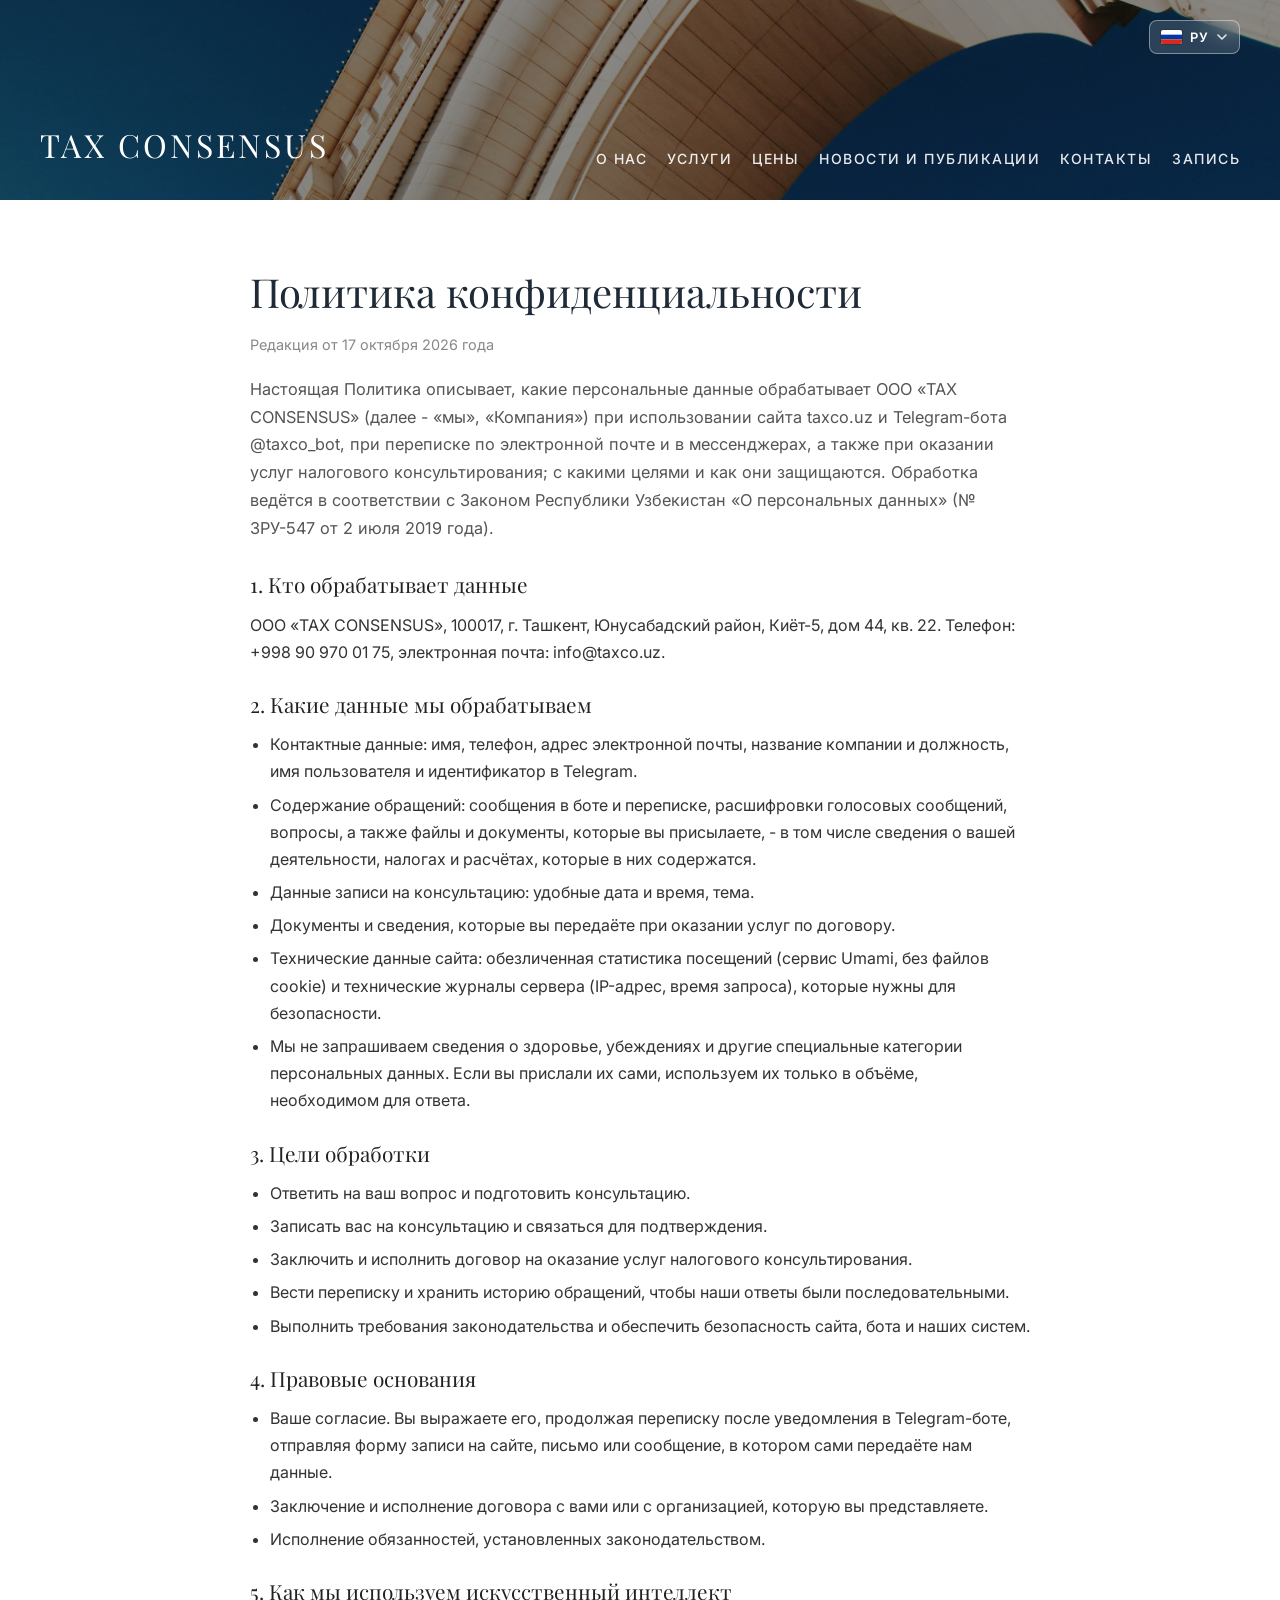
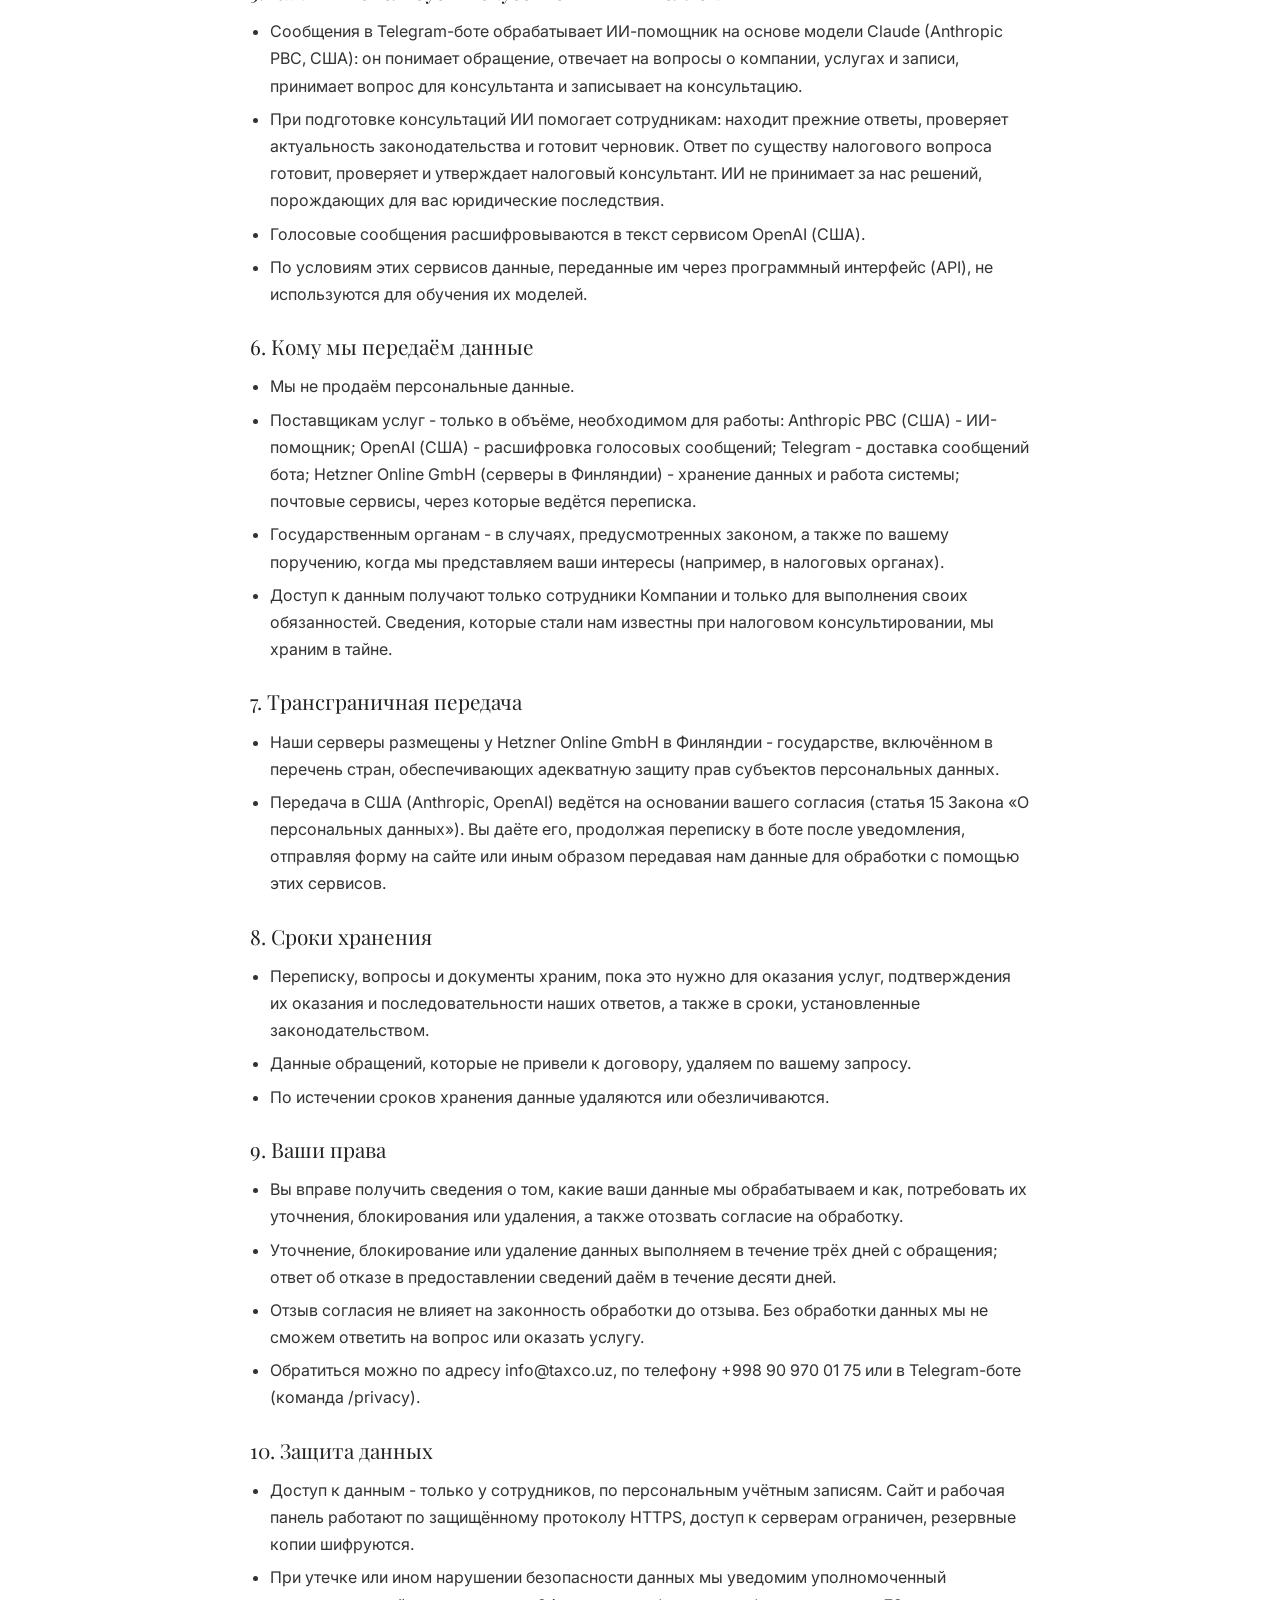
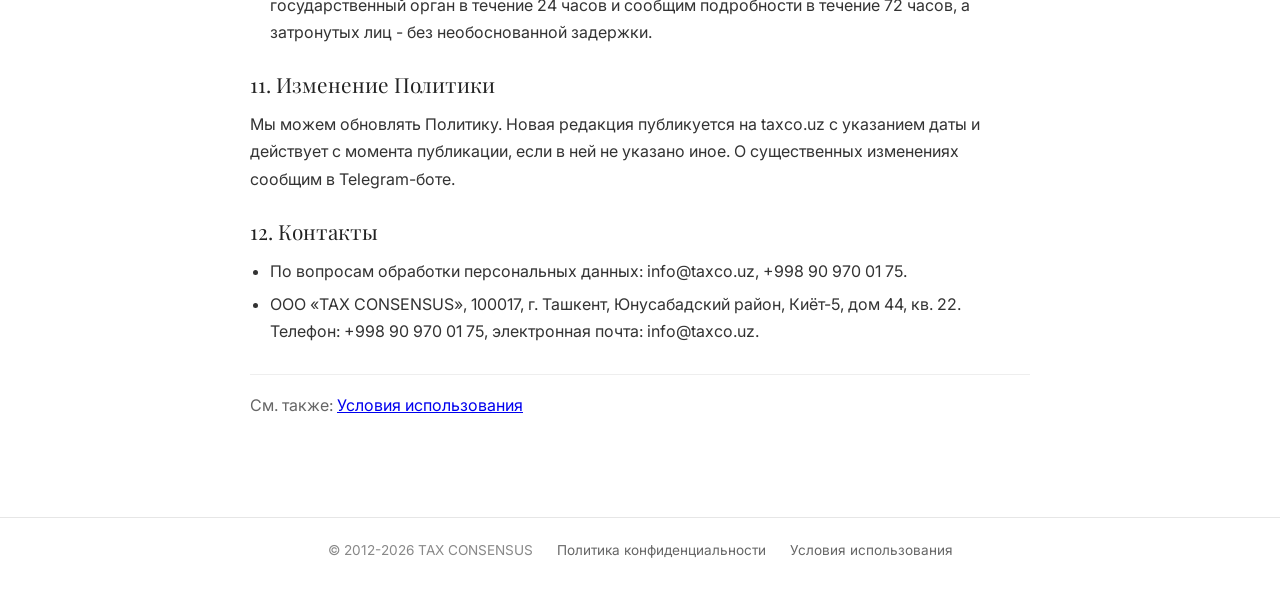
<file: privacy.html>
<!DOCTYPE html>
<html lang="ru">
<head>
    <meta charset="UTF-8">
    <meta name="viewport" content="width=device-width, initial-scale=1.0">
    <title>Политика конфиденциальности | TAX CONSENSUS</title>
    
    <!-- SEO Meta Tags -->
    <meta name="description" content="Какие персональные данные обрабатывает TAX CONSENSUS на сайте и в Telegram-боте, как используется ИИ и как реализовать свои права.">
    <meta name="robots" content="index, follow">
    <link rel="canonical" href="https://taxco.uz/privacy.html">
    
    <!-- Open Graph -->
    <meta property="og:type" content="website">
    <meta property="og:url" content="https://taxco.uz/privacy.html">
    <meta property="og:title" content="Политика конфиденциальности | TAX CONSENSUS">
    <meta property="og:description" content="Какие персональные данные обрабатывает TAX CONSENSUS на сайте и в Telegram-боте, как используется ИИ и как реализовать свои права.">
    <meta property="og:image" content="https://taxco.uz/building-background.jpg">
    
    <link rel="icon" href="/favicon/favicon.ico" sizes="any">
    <link rel="icon" type="image/svg+xml" href="/favicon/favicon.svg">
    <link rel="apple-touch-icon" href="/favicon/apple-touch-icon.png">
    <link rel="manifest" href="/favicon/site.webmanifest">
    <link rel="stylesheet" href="styles.css?v=6">
    <link href="https://fonts.googleapis.com/css2?family=Playfair+Display:wght@400;700&family=Inter:wght@300;400;500;600&display=swap" rel="stylesheet">
    <!-- Umami analytics (stats.kama.uz) -->
    <script defer src="https://stats.kama.uz/script.js" data-website-id="93594f2a-e118-4450-8d47-b72caae03f6f"></script>
    <link rel="stylesheet" href="theme.css?v=2">
</head>
<body class="internal-page">
    <!-- Navigation -->
    <nav class="navbar">
        <div class="nav-container">
            <ul class="nav-menu">
                <li class="nav-item">
                    <a href="about.html" class="nav-link" data-translate="nav-about">О НАС</a>
                </li>
                <li class="nav-item">
                    <a href="services.html" class="nav-link" data-translate="nav-services">УСЛУГИ</a>
                </li>
                <li class="nav-item">
                    <a href="pricing.html" class="nav-link" data-translate="nav-pricing">ЦЕНЫ</a>
                </li>
                <li class="nav-item">
                    <a href="news.html" class="nav-link" data-translate="nav-news">НОВОСТИ И ПУБЛИКАЦИИ</a>
                </li>
                <li class="nav-item">
                    <a href="contact.html" class="nav-link" data-translate="nav-contact">КОНТАКТЫ</a>
                </li>
                <li class="nav-item">
                    <a href="booking.html" class="nav-link" data-translate="nav-booking">ЗАПИСЬ</a>
                </li>
            </ul>
            <div class="nav-right">
                <div class="language-selector">
                    <select id="language-select">
                        <option value="ru">РУ</option>
                        <option value="uz">ЎЗ</option>
                        <option value="en">EN</option>
                    </select>
                </div>
            </div>
            <div class="hamburger">
                <span class="bar"></span>
                <span class="bar"></span>
                <span class="bar"></span>
            </div>
        </div>
    </nav>

    <!-- Page Header -->
    <header class="page-header">
        <div class="page-header-content">
            <a href="index.html" style="color: white; text-decoration: none;">
                <h1 style="font-family: 'Playfair Display', serif; font-size: 2rem; font-weight: 400; letter-spacing: 3px; text-transform: uppercase; margin: 0;">Tax Consensus</h1>
            </a>
        </div>
        <div class="language-selector page-lang-selector">
            <select id="page-language-select">
                <option value="ru">РУ</option>
                <option value="uz">ЎЗ</option>
                <option value="en">EN</option>
            </select>
        </div>
        <div class="page-hamburger">
            <span class="bar"></span>
            <span class="bar"></span>
            <span class="bar"></span>
        </div>
        <div class="page-mobile-menu">
            <div class="mobile-menu-close">✕</div>
            <a href="about.html" data-translate="nav-about">О НАС</a>
            <a href="services.html" data-translate="nav-services">УСЛУГИ</a>
            <a href="pricing.html" data-translate="nav-pricing">ЦЕНЫ</a>
            <a href="news.html" data-translate="nav-news">НОВОСТИ И ПУБЛИКАЦИИ</a>
            <a href="contact.html" data-translate="nav-contact">КОНТАКТЫ</a>
            <a href="booking.html" data-translate="nav-booking">ЗАПИСЬ</a>
        </div>
        <div class="page-nav-right">
            <nav class="mini-nav">
                <a href="about.html" data-translate="nav-about">О НАС</a>
                <a href="services.html" data-translate="nav-services">УСЛУГИ</a>
                <a href="pricing.html" data-translate="nav-pricing">ЦЕНЫ</a>
                <a href="news.html" data-translate="nav-news">НОВОСТИ И ПУБЛИКАЦИИ</a>
                <a href="contact.html" data-translate="nav-contact">КОНТАКТЫ</a>
                <a href="booking.html" data-translate="nav-booking">ЗАПИСЬ</a>
            </nav>
        </div>
    </header>

    <!-- Page Content -->
    <main class="page">
        <div class="page-content legal">
            <article class="legal-doc" data-lang-block="ru" lang="ru">
                <h1 class="page-title">Политика конфиденциальности</h1>
                <p class="legal-updated">Редакция от 17 октября 2026 года</p>
                <p class="legal-intro">Настоящая Политика описывает, какие персональные данные обрабатывает ООО «TAX CONSENSUS» (далее - «мы», «Компания») при использовании сайта taxco.uz и Telegram-бота @taxco_bot, при переписке по электронной почте и в мессенджерах, а также при оказании услуг налогового консультирования; с какими целями и как они защищаются. Обработка ведётся в соответствии с Законом Республики Узбекистан «О персональных данных» (№ ЗРУ-547 от 2 июля 2019 года).</p>
                <section class="legal-section">
                    <h2>1. Кто обрабатывает данные</h2>
                    <p>ООО «TAX CONSENSUS», 100017, г. Ташкент, Юнусабадский район, Киёт-5, дом 44, кв. 22. Телефон: +998 90 970 01 75, электронная почта: info@taxco.uz.</p>
                </section>
                <section class="legal-section">
                    <h2>2. Какие данные мы обрабатываем</h2>
                    <ul>
                        <li>Контактные данные: имя, телефон, адрес электронной почты, название компании и должность, имя пользователя и идентификатор в Telegram.</li>
                        <li>Содержание обращений: сообщения в боте и переписке, расшифровки голосовых сообщений, вопросы, а также файлы и документы, которые вы присылаете, - в том числе сведения о вашей деятельности, налогах и расчётах, которые в них содержатся.</li>
                        <li>Данные записи на консультацию: удобные дата и время, тема.</li>
                        <li>Документы и сведения, которые вы передаёте при оказании услуг по договору.</li>
                        <li>Технические данные сайта: обезличенная статистика посещений (сервис Umami, без файлов cookie) и технические журналы сервера (IP-адрес, время запроса), которые нужны для безопасности.</li>
                        <li>Мы не запрашиваем сведения о здоровье, убеждениях и другие специальные категории персональных данных. Если вы прислали их сами, используем их только в объёме, необходимом для ответа.</li>
                    </ul>
                </section>
                <section class="legal-section">
                    <h2>3. Цели обработки</h2>
                    <ul>
                        <li>Ответить на ваш вопрос и подготовить консультацию.</li>
                        <li>Записать вас на консультацию и связаться для подтверждения.</li>
                        <li>Заключить и исполнить договор на оказание услуг налогового консультирования.</li>
                        <li>Вести переписку и хранить историю обращений, чтобы наши ответы были последовательными.</li>
                        <li>Выполнить требования законодательства и обеспечить безопасность сайта, бота и наших систем.</li>
                    </ul>
                </section>
                <section class="legal-section">
                    <h2>4. Правовые основания</h2>
                    <ul>
                        <li>Ваше согласие. Вы выражаете его, продолжая переписку после уведомления в Telegram-боте, отправляя форму записи на сайте, письмо или сообщение, в котором сами передаёте нам данные.</li>
                        <li>Заключение и исполнение договора с вами или с организацией, которую вы представляете.</li>
                        <li>Исполнение обязанностей, установленных законодательством.</li>
                    </ul>
                </section>
                <section class="legal-section">
                    <h2>5. Как мы используем искусственный интеллект</h2>
                    <ul>
                        <li>Сообщения в Telegram-боте обрабатывает ИИ-помощник на основе модели Claude (Anthropic PBC, США): он понимает обращение, отвечает на вопросы о компании, услугах и записи, принимает вопрос для консультанта и записывает на консультацию.</li>
                        <li>При подготовке консультаций ИИ помогает сотрудникам: находит прежние ответы, проверяет актуальность законодательства и готовит черновик. Ответ по существу налогового вопроса готовит, проверяет и утверждает налоговый консультант. ИИ не принимает за нас решений, порождающих для вас юридические последствия.</li>
                        <li>Голосовые сообщения расшифровываются в текст сервисом OpenAI (США).</li>
                        <li>По условиям этих сервисов данные, переданные им через программный интерфейс (API), не используются для обучения их моделей.</li>
                    </ul>
                </section>
                <section class="legal-section">
                    <h2>6. Кому мы передаём данные</h2>
                    <ul>
                        <li>Мы не продаём персональные данные.</li>
                        <li>Поставщикам услуг - только в объёме, необходимом для работы: Anthropic PBC (США) - ИИ-помощник; OpenAI (США) - расшифровка голосовых сообщений; Telegram - доставка сообщений бота; Hetzner Online GmbH (серверы в Финляндии) - хранение данных и работа системы; почтовые сервисы, через которые ведётся переписка.</li>
                        <li>Государственным органам - в случаях, предусмотренных законом, а также по вашему поручению, когда мы представляем ваши интересы (например, в налоговых органах).</li>
                        <li>Доступ к данным получают только сотрудники Компании и только для выполнения своих обязанностей. Сведения, которые стали нам известны при налоговом консультировании, мы храним в тайне.</li>
                    </ul>
                </section>
                <section class="legal-section">
                    <h2>7. Трансграничная передача</h2>
                    <ul>
                        <li>Наши серверы размещены у Hetzner Online GmbH в Финляндии - государстве, включённом в перечень стран, обеспечивающих адекватную защиту прав субъектов персональных данных.</li>
                        <li>Передача в США (Anthropic, OpenAI) ведётся на основании вашего согласия (статья 15 Закона «О персональных данных»). Вы даёте его, продолжая переписку в боте после уведомления, отправляя форму на сайте или иным образом передавая нам данные для обработки с помощью этих сервисов.</li>
                    </ul>
                </section>
                <section class="legal-section">
                    <h2>8. Сроки хранения</h2>
                    <ul>
                        <li>Переписку, вопросы и документы храним, пока это нужно для оказания услуг, подтверждения их оказания и последовательности наших ответов, а также в сроки, установленные законодательством.</li>
                        <li>Данные обращений, которые не привели к договору, удаляем по вашему запросу.</li>
                        <li>По истечении сроков хранения данные удаляются или обезличиваются.</li>
                    </ul>
                </section>
                <section class="legal-section">
                    <h2>9. Ваши права</h2>
                    <ul>
                        <li>Вы вправе получить сведения о том, какие ваши данные мы обрабатываем и как, потребовать их уточнения, блокирования или удаления, а также отозвать согласие на обработку.</li>
                        <li>Уточнение, блокирование или удаление данных выполняем в течение трёх дней с обращения; ответ об отказе в предоставлении сведений даём в течение десяти дней.</li>
                        <li>Отзыв согласия не влияет на законность обработки до отзыва. Без обработки данных мы не сможем ответить на вопрос или оказать услугу.</li>
                        <li>Обратиться можно по адресу info@taxco.uz, по телефону +998 90 970 01 75 или в Telegram-боте (команда /privacy).</li>
                    </ul>
                </section>
                <section class="legal-section">
                    <h2>10. Защита данных</h2>
                    <ul>
                        <li>Доступ к данным - только у сотрудников, по персональным учётным записям. Сайт и рабочая панель работают по защищённому протоколу HTTPS, доступ к серверам ограничен, резервные копии шифруются.</li>
                        <li>При утечке или ином нарушении безопасности данных мы уведомим уполномоченный государственный орган в течение 24 часов и сообщим подробности в течение 72 часов, а затронутых лиц - без необоснованной задержки.</li>
                    </ul>
                </section>
                <section class="legal-section">
                    <h2>11. Изменение Политики</h2>
                    <p>Мы можем обновлять Политику. Новая редакция публикуется на taxco.uz с указанием даты и действует с момента публикации, если в ней не указано иное. О существенных изменениях сообщим в Telegram-боте.</p>
                </section>
                <section class="legal-section">
                    <h2>12. Контакты</h2>
                    <ul>
                        <li>По вопросам обработки персональных данных: info@taxco.uz, +998 90 970 01 75.</li>
                        <li>ООО «TAX CONSENSUS», 100017, г. Ташкент, Юнусабадский район, Киёт-5, дом 44, кв. 22. Телефон: +998 90 970 01 75, электронная почта: info@taxco.uz.</li>
                    </ul>
                </section>
                <p class="legal-see">См. также: <a href="terms.html">Условия использования</a></p>
            </article>

            <article class="legal-doc" data-lang-block="uz" lang="uz" hidden>
                <h1 class="page-title">Махфийлик сиёсати</h1>
                <p class="legal-updated">2026 йил 17 октябрь таҳрири</p>
                <p class="legal-intro">Ушбу Сиёсат «TAX CONSENSUS» МЧЖ (кейинги ўринларда - «биз», «Компания») taxco.uz сайти ва @taxco_bot Telegram-ботидан фойдаланишда, электрон почта ва мессенжерлар орқали ёзишмада, шунингдек солиқ маслаҳати хизматларини кўрсатишда қандай шахсга доир маълумотларни қайта ишлаши, қандай мақсадларда ва уларни қандай ҳимоя қилишини тавсифлайди. Қайта ишлаш Ўзбекистон Республикасининг «Шахсга доир маълумотлар тўғрисида»ги Қонунига (2019 йил 2 июлдаги ЎРҚ-547-сон) мувофиқ амалга оширилади.</p>
                <section class="legal-section">
                    <h2>1. Маълумотларни ким қайта ишлайди</h2>
                    <p>«TAX CONSENSUS» МЧЖ, 100017, Тошкент ш., Юнусобод тумани, Киёт-5, 44-уй, 22-хонадон. Телефон: +998 90 970 01 75, электрон почта: info@taxco.uz.</p>
                </section>
                <section class="legal-section">
                    <h2>2. Қандай маълумотларни қайта ишлаймиз</h2>
                    <ul>
                        <li>Алоқа маълумотлари: исм, телефон, электрон почта манзили, компания номи ва лавозим, Telegram&#x27;даги фойдаланувчи номи ва идентификатор.</li>
                        <li>Мурожаатлар мазмуни: бот ва ёзишмалардаги хабарлар, овозли хабарларнинг матнга ўгирилган шакли, саволлар, шунингдек сиз юборган файл ва ҳужжатлар - улардаги фаолиятингиз, солиқлар ва ҳисоб-китоблар тўғрисидаги маълумотлар билан бирга.</li>
                        <li>Маслаҳатга ёзилиш маълумотлари: қулай сана ва вақт, мавзу.</li>
                        <li>Шартнома бўйича хизмат кўрсатишда сиз тақдим этадиган ҳужжатлар ва маълумотлар.</li>
                        <li>Сайтнинг техник маълумотлари: ташрифларнинг шахссизлаштирилган статистикаси (Umami хизмати, cookie файлларисиз) ва хавфсизлик учун зарур бўлган сервер журналлари (IP-манзил, сўров вақти).</li>
                        <li>Биз соғлиқ, эътиқод ва шахсга доир маълумотларнинг бошқа махсус тоифаларини сўрамаймиз. Агар уларни ўзингиз юборсангиз, фақат жавоб бериш учун зарур ҳажмда фойдаланамиз.</li>
                    </ul>
                </section>
                <section class="legal-section">
                    <h2>3. Қайта ишлаш мақсадлари</h2>
                    <ul>
                        <li>Саволингизга жавоб бериш ва маслаҳат тайёрлаш.</li>
                        <li>Сизни маслаҳатга ёзиш ва тасдиқлаш учун боғланиш.</li>
                        <li>Солиқ маслаҳати хизматлари бўйича шартнома тузиш ва уни бажариш.</li>
                        <li>Жавобларимиз изчил бўлиши учун ёзишмаларни юритиш ва мурожаатлар тарихини сақлаш.</li>
                        <li>Қонунчилик талабларини бажариш, сайт, бот ва тизимларимиз хавфсизлигини таъминлаш.</li>
                    </ul>
                </section>
                <section class="legal-section">
                    <h2>4. Ҳуқуқий асослар</h2>
                    <ul>
                        <li>Сизнинг розилигингиз. Уни Telegram-ботдаги билдиришномадан кейин ёзишмани давом эттириб, сайтда ёзилиш шаклини юбориб, маълумотларни ўзингиз тақдим этган хат ёки хабар юбориб билдирасиз.</li>
                        <li>Сиз ёки сиз вакил бўлган ташкилот билан шартнома тузиш ва уни бажариш.</li>
                        <li>Қонунчиликда белгиланган мажбуриятларни бажариш.</li>
                    </ul>
                </section>
                <section class="legal-section">
                    <h2>5. Сунъий интеллектдан қандай фойдаланамиз</h2>
                    <ul>
                        <li>Telegram-ботдаги хабарларни Claude модели (Anthropic PBC, АҚШ) асосидаги ИИ-ёрдамчи қайта ишлайди: у мурожаатни тушунади, компания, хизматлар ва ёзилиш ҳақидаги саволларга жавоб беради, маслаҳатчи учун саволни қабул қилади ва маслаҳатга ёзади.</li>
                        <li>Маслаҳат тайёрлашда ИИ ходимларга ёрдам беради: олдинги жавобларни топади, қонунчилик долзарблигини текширади ва қоралама тайёрлайди. Солиқ саволининг мазмуни бўйича жавобни солиқ маслаҳатчиси тайёрлайди, текширади ва тасдиқлайди. ИИ биз учун сизга нисбатан ҳуқуқий оқибатлар келтириб чиқарадиган қарорлар қабул қилмайди.</li>
                        <li>Овозли хабарлар OpenAI (АҚШ) хизмати томонидан матнга ўгирилади.</li>
                        <li>Ушбу хизматлар шартларига кўра, уларга дастурий интерфейс (API) орқали юборилган маълумотлар моделларни ўқитиш учун ишлатилмайди.</li>
                    </ul>
                </section>
                <section class="legal-section">
                    <h2>6. Маълумотларни кимга узатамиз</h2>
                    <ul>
                        <li>Биз шахсга доир маълумотларни сотмаймиз.</li>
                        <li>Хизмат кўрсатувчиларга - фақат иш учун зарур ҳажмда: Anthropic PBC (АҚШ) - ИИ-ёрдамчи; OpenAI (АҚШ) - овозли хабарларни матнга ўгириш; Telegram - бот хабарларини етказиш; Hetzner Online GmbH (Финляндиядаги серверлар) - маълумотларни сақлаш ва тизим ишлаши; ёзишма олиб бориладиган почта хизматлари.</li>
                        <li>Давлат органларига - қонунда назарда тутилган ҳолларда, шунингдек манфаатларингизни ифода этганимизда (масалан, солиқ органларида) сизнинг топшириғингиз бўйича.</li>
                        <li>Маълумотларга фақат Компания ходимлари ва фақат ўз вазифаларини бажариш учун кириш ҳуқуқига эга. Солиқ маслаҳати жараёнида бизга маълум бўлган маълумотларни сир сақлаймиз.</li>
                    </ul>
                </section>
                <section class="legal-section">
                    <h2>7. Трансчегаравий узатиш</h2>
                    <ul>
                        <li>Серверларимиз Hetzner Online GmbH&#x27;да, Финляндияда жойлашган - бу давлат шахсга доир маълумотлар субъектлари ҳуқуқларини етарли даражада ҳимоя қилувчи мамлакатлар рўйхатига киритилган.</li>
                        <li>АҚШга (Anthropic, OpenAI) узатиш сизнинг розилигингиз асосида амалга оширилади («Шахсга доир маълумотлар тўғрисида»ги Қонуннинг 15-моддаси). Уни ботда билдиришномадан кейин ёзишмани давом эттириб, сайтдаги шаклни юбориб ёки маълумотларни ушбу хизматлар ёрдамида қайта ишлаш учун бошқа йўл билан тақдим этиб берасиз.</li>
                    </ul>
                </section>
                <section class="legal-section">
                    <h2>8. Сақлаш муддатлари</h2>
                    <ul>
                        <li>Ёзишмалар, саволлар ва ҳужжатларни хизмат кўрсатиш, уни кўрсатилганини тасдиқлаш ва жавобларимиз изчиллиги учун зарур бўлган муддатда, шунингдек қонунчиликда белгиланган муддатларда сақлаймиз.</li>
                        <li>Шартнома тузилишига олиб келмаган мурожаатлар маълумотларини сўровингиз бўйича ўчирамиз.</li>
                        <li>Сақлаш муддатлари тугагач, маълумотлар ўчирилади ёки шахссизлаштирилади.</li>
                    </ul>
                </section>
                <section class="legal-section">
                    <h2>9. Сизнинг ҳуқуқларингиз</h2>
                    <ul>
                        <li>Сиз қайси маълумотларингиз ва қандай қайта ишланаётгани ҳақида маълумот олиш, уларни аниқлаштириш, блоклаш ёки ўчиришни талаб қилиш, шунингдек қайта ишлашга розиликни қайтариб олиш ҳуқуқига эгасиз.</li>
                        <li>Маълумотларни аниқлаштириш, блоклаш ёки ўчиришни мурожаатдан кейин уч кун ичида бажарамиз; маълумот беришни рад этиш ҳақидаги жавобни ўн кун ичида берамиз.</li>
                        <li>Розиликни қайтариб олиш унгача бўлган қайта ишлашнинг қонунийлигига таъсир қилмайди. Маълумотларни қайта ишламасдан саволга жавоб бера олмаймиз ёки хизмат кўрсата олмаймиз.</li>
                        <li>Мурожаат учун: info@taxco.uz, +998 90 970 01 75 ёки Telegram-ботда (/privacy буйруғи).</li>
                    </ul>
                </section>
                <section class="legal-section">
                    <h2>10. Маълумотларни ҳимоя қилиш</h2>
                    <ul>
                        <li>Маълумотларга фақат ходимлар шахсий ҳисоб ёзувлари орқали кира олади. Сайт ва иш панели ҳимояланган HTTPS протоколи орқали ишлайди, серверларга кириш чекланган, захира нусхалар шифрланади.</li>
                        <li>Маълумотлар сизиб чиқса ёки хавфсизлик бошқача бузилса, ваколатли давлат органини 24 соат ичида хабардор қиламиз ва тафсилотларни 72 соат ичида маълум қиламиз, зарар кўрган шахсларни эса асоссиз кечиктирмасдан хабардор қиламиз.</li>
                    </ul>
                </section>
                <section class="legal-section">
                    <h2>11. Сиёсатни ўзгартириш</h2>
                    <p>Биз Сиёсатни янгилашимиз мумкин. Янги таҳрир санаси кўрсатилган ҳолда taxco.uz сайтида эълон қилинади ва, агар унда бошқача кўрсатилмаган бўлса, эълон қилинган пайтдан кучга киради. Муҳим ўзгаришлар ҳақида Telegram-ботда хабар берамиз.</p>
                </section>
                <section class="legal-section">
                    <h2>12. Алоқа</h2>
                    <ul>
                        <li>Шахсга доир маълумотларни қайта ишлаш масалалари бўйича: info@taxco.uz, +998 90 970 01 75.</li>
                        <li>«TAX CONSENSUS» МЧЖ, 100017, Тошкент ш., Юнусобод тумани, Киёт-5, 44-уй, 22-хонадон. Телефон: +998 90 970 01 75, электрон почта: info@taxco.uz.</li>
                    </ul>
                </section>
                <p class="legal-see">Шунингдек қаранг: <a href="terms.html">Фойдаланиш шартлари</a></p>
            </article>

            <article class="legal-doc" data-lang-block="en" lang="en" hidden>
                <h1 class="page-title">Privacy Policy</h1>
                <p class="legal-updated">Version of October 17, 2026</p>
                <p class="legal-intro">This Policy explains what personal data TAX CONSENSUS LLC (&quot;we&quot;, the &quot;Company&quot;) processes when you use the taxco.uz website and the @taxco_bot Telegram bot, when you correspond with us by email or in messengers, and when we provide tax consulting services; for what purposes, and how the data is protected. Processing is carried out in accordance with the Law of the Republic of Uzbekistan &quot;On Personal Data&quot; (No. ZRU-547 of July 2, 2019).</p>
                <section class="legal-section">
                    <h2>1. Who processes the data</h2>
                    <p>TAX CONSENSUS LLC, Kiyot-5, building 44, apt. 22, Yunusabad district, Tashkent 100017, Uzbekistan. Phone: +998 90 970 01 75, email: info@taxco.uz.</p>
                </section>
                <section class="legal-section">
                    <h2>2. What data we process</h2>
                    <ul>
                        <li>Contact details: name, phone number, email address, company name and position, Telegram username and ID.</li>
                        <li>Content of your requests: messages in the bot and in correspondence, transcripts of voice messages, questions, and the files and documents you send - including the information about your business, taxes and calculations they contain.</li>
                        <li>Booking details: preferred date and time, topic.</li>
                        <li>Documents and information you provide when we render services under a contract.</li>
                        <li>Technical website data: anonymous visit statistics (Umami, no cookies) and server logs (IP address, request time) needed for security.</li>
                        <li>We do not ask for health data, beliefs or other special categories of personal data. If you send them yourself, we use them only to the extent necessary to answer you.</li>
                    </ul>
                </section>
                <section class="legal-section">
                    <h2>3. Purposes of processing</h2>
                    <ul>
                        <li>To answer your question and prepare a consultation.</li>
                        <li>To book a consultation and contact you to confirm it.</li>
                        <li>To conclude and perform a contract for tax consulting services.</li>
                        <li>To keep correspondence and the history of requests so that our answers stay consistent.</li>
                        <li>To comply with the law and keep the website, the bot and our systems secure.</li>
                    </ul>
                </section>
                <section class="legal-section">
                    <h2>4. Legal grounds</h2>
                    <ul>
                        <li>Your consent, which you give by continuing the conversation after the notice in the Telegram bot, by submitting the booking form on the website, or by sending us an email or message with your data.</li>
                        <li>Concluding and performing a contract with you or the organization you represent.</li>
                        <li>Compliance with obligations established by law.</li>
                    </ul>
                </section>
                <section class="legal-section">
                    <h2>5. How we use artificial intelligence</h2>
                    <ul>
                        <li>Messages in the Telegram bot are handled by an AI assistant based on the Claude model (Anthropic PBC, USA): it understands your request, answers questions about the company, services and booking, passes your question to a consultant and books consultations.</li>
                        <li>When preparing consultations, AI helps our staff: it finds previous answers, checks whether the legislation is up to date and prepares a draft. The substantive answer to a tax question is prepared, checked and approved by a tax consultant. AI does not make decisions on our behalf that have legal consequences for you.</li>
                        <li>Voice messages are transcribed by OpenAI (USA).</li>
                        <li>Under the terms of these services, data sent to them via their API is not used to train their models.</li>
                    </ul>
                </section>
                <section class="legal-section">
                    <h2>6. Who we share data with</h2>
                    <ul>
                        <li>We do not sell personal data.</li>
                        <li>Service providers, only to the extent necessary: Anthropic PBC (USA) - the AI assistant; OpenAI (USA) - voice transcription; Telegram - delivery of bot messages; Hetzner Online GmbH (servers in Finland) - data storage and operation of the system; the email services used for correspondence.</li>
                        <li>Government authorities - where required by law, and on your instruction when we represent your interests (for example, before the tax authorities).</li>
                        <li>Only Company employees have access to the data, and only to perform their duties. Information we learn while providing tax consulting is kept confidential.</li>
                    </ul>
                </section>
                <section class="legal-section">
                    <h2>7. Cross-border transfer</h2>
                    <ul>
                        <li>Our servers are hosted by Hetzner Online GmbH in Finland, a country included in the list of states that ensure adequate protection of the rights of personal data subjects.</li>
                        <li>Data is transferred to the USA (Anthropic, OpenAI) on the basis of your consent (Article 15 of the Law &quot;On Personal Data&quot;), which you give by continuing the conversation in the bot after the notice, by submitting the form on the website, or by otherwise providing us with data to be processed with these services.</li>
                    </ul>
                </section>
                <section class="legal-section">
                    <h2>8. Retention</h2>
                    <ul>
                        <li>We keep correspondence, questions and documents for as long as needed to provide our services, confirm that they were provided and keep our answers consistent, and for the periods required by law.</li>
                        <li>Data of requests that did not lead to a contract is deleted at your request.</li>
                        <li>When the retention period ends, the data is deleted or anonymized.</li>
                    </ul>
                </section>
                <section class="legal-section">
                    <h2>9. Your rights</h2>
                    <ul>
                        <li>You have the right to know what data of yours we process and how, to request its correction, blocking or deletion, and to withdraw your consent to processing.</li>
                        <li>We correct, block or delete data within three days of your request; a refusal to provide information is given within ten days.</li>
                        <li>Withdrawing consent does not affect the lawfulness of processing before the withdrawal. Without processing your data we cannot answer your question or provide our services.</li>
                        <li>Contact us at info@taxco.uz, +998 90 970 01 75, or in the Telegram bot (the /privacy command).</li>
                    </ul>
                </section>
                <section class="legal-section">
                    <h2>10. Data protection</h2>
                    <ul>
                        <li>Only employees have access to the data, via personal accounts. The website and our work panel use the secure HTTPS protocol, access to the servers is restricted, and backups are encrypted.</li>
                        <li>In the event of a leak or other security breach, we will notify the authorized government body within 24 hours and provide details within 72 hours, and notify the affected persons without undue delay.</li>
                    </ul>
                </section>
                <section class="legal-section">
                    <h2>11. Changes to this Policy</h2>
                    <p>We may update this Policy. A new version is published on taxco.uz with its date and takes effect upon publication unless stated otherwise. We will announce significant changes in the Telegram bot.</p>
                </section>
                <section class="legal-section">
                    <h2>12. Contacts</h2>
                    <ul>
                        <li>For questions about personal data processing: info@taxco.uz, +998 90 970 01 75.</li>
                        <li>TAX CONSENSUS LLC, Kiyot-5, building 44, apt. 22, Yunusabad district, Tashkent 100017, Uzbekistan. Phone: +998 90 970 01 75, email: info@taxco.uz.</li>
                    </ul>
                </section>
                <p class="legal-see">See also: <a href="terms.html">Terms of Use</a></p>
            </article>
        </div>
    </main>

    <footer class="site-footer">
        <div class="site-footer-inner">
            <span>© 2012-2026 TAX CONSENSUS</span>
            <a href="privacy.html" data-translate="footer-privacy">Политика конфиденциальности</a>
            <a href="terms.html" data-translate="footer-terms">Условия использования</a>
        </div>
    </footer>

    <script src="script.js?v=24"></script>
</body>
</html>
</file>
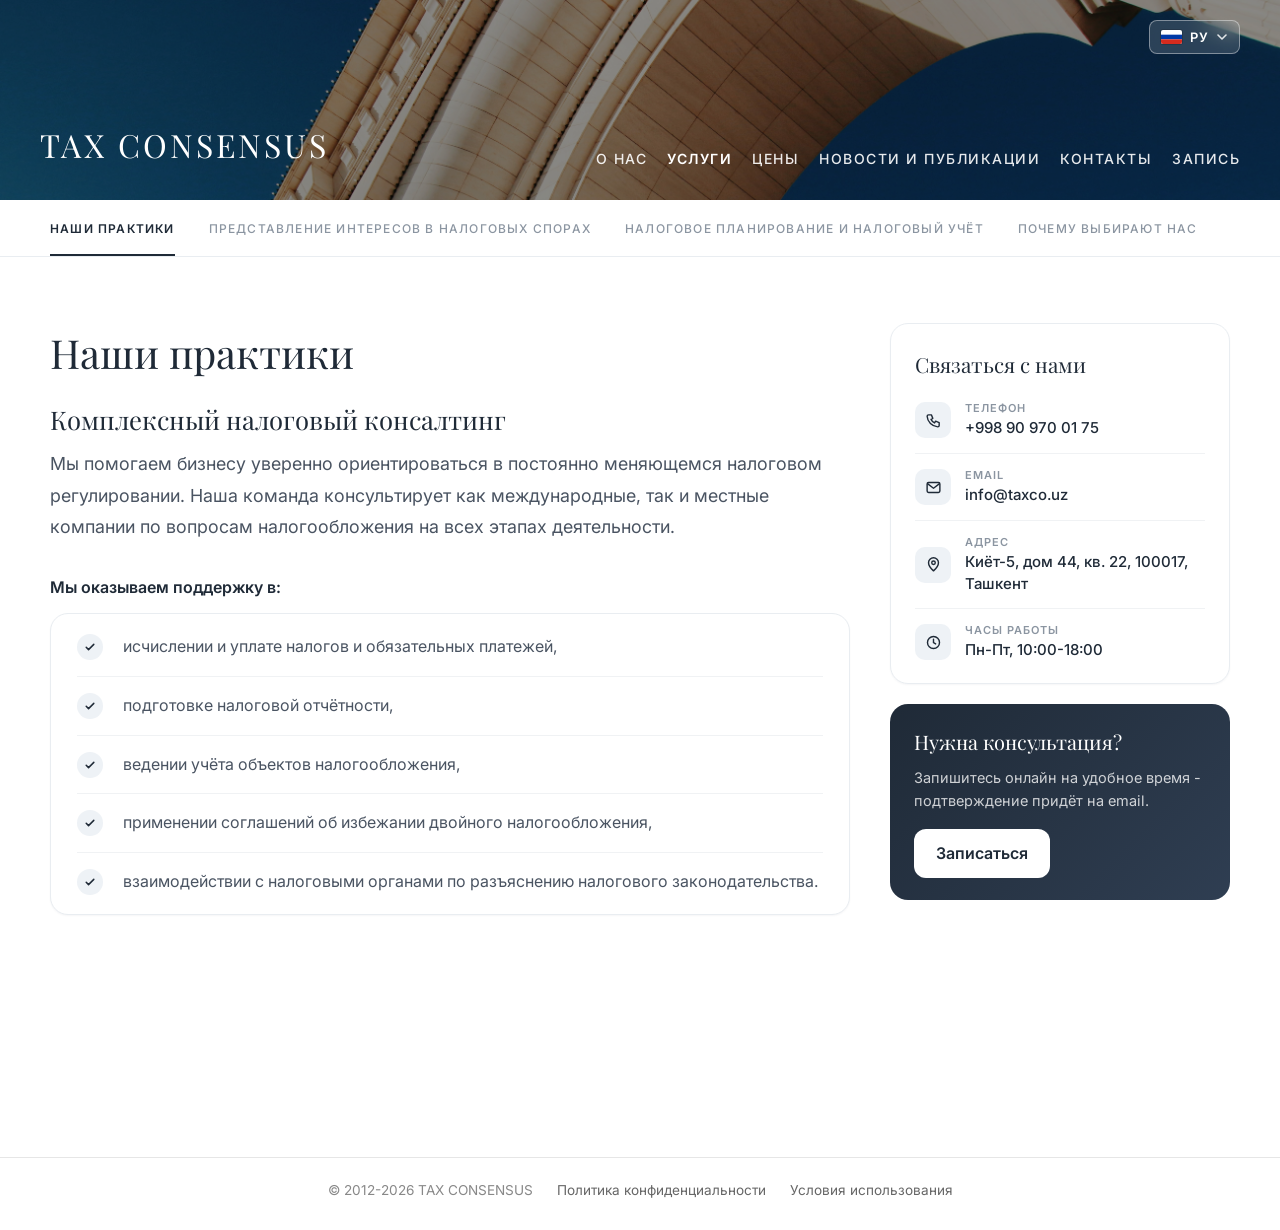
<file: services.html>
<!DOCTYPE html>
<html lang="ru">
<head>
    <meta charset="UTF-8">
    <meta name="viewport" content="width=device-width, initial-scale=1.0">
    <title>Услуги - Налоговый консалтинг, планирование, споры | TAX CONSENSUS</title>
    
    <!-- SEO Meta Tags -->
    <meta name="description" content="Комплексный налоговый консалтинг, представительство в налоговых спорах, налоговое планирование и учет. Профессиональные услуги налоговых консультантов TAX CONSENSUS в Узбекистане.">
    <meta name="keywords" content="налоговый консалтинг, налоговые споры, налоговое планирование, налоговый учет, представительство в суде, TAX CONSENSUS, taxco Узбекистан">
    <meta name="robots" content="index, follow">
    <link rel="canonical" href="https://taxco.uz/services.html">
    
    <!-- Open Graph -->
    <meta property="og:type" content="website">
    <meta property="og:url" content="https://taxco.uz/services.html">
    <meta property="og:title" content="Услуги - Налоговый консалтинг, планирование, споры | TAX CONSENSUS">
    <meta property="og:description" content="Комплексный налоговый консалтинг, представительство в налоговых спорах, налоговое планирование и учет для бизнеса в Узбекистане.">
    <meta property="og:image" content="https://taxco.uz/building-background.jpg">
    
    <link rel="icon" href="/favicon/favicon.ico" sizes="any">
    <link rel="icon" type="image/svg+xml" href="/favicon/favicon.svg">
    <link rel="apple-touch-icon" href="/favicon/apple-touch-icon.png">
    <link rel="manifest" href="/favicon/site.webmanifest">
    <link rel="stylesheet" href="styles.css?v=6">
    <link href="https://fonts.googleapis.com/css2?family=Playfair+Display:wght@400;700&family=Inter:wght@300;400;500;600&display=swap" rel="stylesheet">
    <!-- Umami analytics (stats.kama.uz) -->
    <script defer src="https://stats.kama.uz/script.js" data-website-id="93594f2a-e118-4450-8d47-b72caae03f6f"></script>
    <link rel="stylesheet" href="theme.css?v=2">
</head>
<body class="internal-page">
    <!-- Navigation -->
    <nav class="navbar">
        <div class="nav-container">
            <ul class="nav-menu">
                <li class="nav-item">
                    <a href="about.html" class="nav-link" data-translate="nav-about">О НАС</a>
                </li>
                <li class="nav-item">
                    <a href="services.html" class="nav-link active" data-translate="nav-services">УСЛУГИ</a>
                </li>
                <li class="nav-item">
                    <a href="pricing.html" class="nav-link" data-translate="nav-pricing">ЦЕНЫ</a>
                </li>
                <li class="nav-item">
                    <a href="news.html" class="nav-link" data-translate="nav-news">НОВОСТИ И ПУБЛИКАЦИИ</a>
                </li>
                <li class="nav-item">
                    <a href="contact.html" class="nav-link" data-translate="nav-contact">КОНТАКТЫ</a>
                </li>
                <li class="nav-item">
                    <a href="booking.html" class="nav-link" data-translate="nav-booking">ЗАПИСЬ</a>
                </li>
            </ul>
            <div class="nav-right">
                <div class="language-selector">
                    <select id="language-select">
                        <option value="ru">РУ</option>
                        <option value="uz">ЎЗ</option>
                        <option value="en">EN</option>
                    </select>
                </div>
            </div>
            <div class="hamburger">
                <span class="bar"></span>
                <span class="bar"></span>
                <span class="bar"></span>
            </div>
        </div>
    </nav>

    <!-- Page Header -->
    <header class="page-header">
        <div class="page-header-content">
            <a href="index.html" style="color: white; text-decoration: none;">
                <h1 style="font-family: 'Playfair Display', serif; font-size: 2rem; font-weight: 400; letter-spacing: 3px; text-transform: uppercase; margin: 0;">Tax Consensus</h1>
            </a>
        </div>
        <div class="language-selector page-lang-selector">
            <select id="page-language-select">
                <option value="ru">РУ</option>
                <option value="uz">ЎЗ</option>
                <option value="en">EN</option>
            </select>
        </div>
        <div class="page-hamburger">
            <span class="bar"></span>
            <span class="bar"></span>
            <span class="bar"></span>
        </div>
        <div class="page-mobile-menu">
            <div class="mobile-menu-close">✕</div>
            <a href="about.html" data-translate="nav-about">О НАС</a>
            <a href="services.html" data-translate="nav-services">УСЛУГИ</a>
            <a href="pricing.html" data-translate="nav-pricing">ЦЕНЫ</a>
            <a href="news.html" data-translate="nav-news">НОВОСТИ И ПУБЛИКАЦИИ</a>
            <a href="contact.html" data-translate="nav-contact">КОНТАКТЫ</a>
            <a href="booking.html" data-translate="nav-booking">ЗАПИСЬ</a>
        </div>
        <div class="page-nav-right">
            <nav class="mini-nav">
                <a href="about.html" data-translate="nav-about">О НАС</a>
                <a href="services.html" class="active" data-translate="nav-services">УСЛУГИ</a>
                <a href="pricing.html" data-translate="nav-pricing">ЦЕНЫ</a>
                <a href="news.html" data-translate="nav-news">НОВОСТИ И ПУБЛИКАЦИИ</a>
                <a href="contact.html" data-translate="nav-contact">КОНТАКТЫ</a>
                <a href="booking.html" data-translate="nav-booking">ЗАПИСЬ</a>
            </nav>
        </div>
    </header>

    <!-- Secondary Navigation -->
    <nav class="secondary-nav">
        <div class="secondary-nav-container">
            <a href="#consulting" class="secondary-nav-item active" data-tab="consulting" data-translate="nav-services-practices">НАШИ ПРАКТИКИ</a>
            <a href="#disputes" class="secondary-nav-item" data-tab="disputes" data-translate="nav-services-disputes">ПРЕДСТАВЛЕНИЕ ИНТЕРЕСОВ В НАЛОГОВЫХ СПОРАХ</a>
            <a href="#planning" class="secondary-nav-item" data-tab="planning" data-translate="nav-services-planning">НАЛОГОВОЕ ПЛАНИРОВАНИЕ И НАЛОГОВЫЙ УЧЁТ</a>
            <a href="#why-choose" class="secondary-nav-item" data-tab="why-choose" data-translate="nav-services-why">ПОЧЕМУ ВЫБИРАЮТ НАС</a>
        </div>
    </nav>

    <!-- Page Content -->
    <main class="page">
        <div class="page-content page-layout">
            <div class="page-main">
            <!-- Tab 1: НАШИ ПРАКТИКИ (Комплексный налоговый консалтинг) -->
            <div id="consulting" class="tab-content active">
                <div class="service-detail">
                    <h1 class="page-title" data-translate="services-title">Наши практики</h1>
                    <h2 data-translate="service-comprehensive">Комплексный налоговый консалтинг</h2>
                    <p data-translate="service-comprehensive-desc">
                        Мы помогаем бизнесу уверенно ориентироваться в постоянно меняющемся налоговом регулировании. Наша команда консультирует как международные, так и местные компании по вопросам налогообложения на всех этапах деятельности.
                    </p>
                    <p data-translate="consulting-support-intro">Мы оказываем поддержку в:</p>
                    <ul>
                        <li data-translate="consulting-support-1">исчислении и уплате налогов и обязательных платежей,</li>
                        <li data-translate="consulting-support-2">подготовке налоговой отчётности,</li>
                        <li data-translate="consulting-support-3">ведении учёта объектов налогообложения,</li>
                        <li data-translate="consulting-support-4">применении соглашений об избежании двойного налогообложения,</li>
                        <li data-translate="consulting-support-5">взаимодействии с налоговыми органами по разъяснению налогового законодательства.</li>
                    </ul>
                </div>
            </div>

            <!-- Tab 2: ПРЕДСТАВЛЕНИЕ ИНТЕРЕСОВ В НАЛОГОВЫХ СПОРАХ -->
            <div id="disputes" class="tab-content">
                <div class="service-detail">
                    <h2 data-translate="service-representation">Представление интересов в налоговых спорах</h2>
                    <p data-translate="service-representation-desc">
                        Мы защищаем позиции наших клиентов на всех стадиях налогового контроля и в суде.
                    </p>
                    <p data-translate="disputes-experience-intro">Наш опыт охватывает:</p>
                    <ul>
                        <li data-translate="disputes-li-1">представление в налоговых органах и суде,</li>
                        <li data-translate="disputes-li-2">сопровождение налоговых проверок,</li>
                        <li data-translate="disputes-li-3">подготовку возражений на акты проверок,</li>
                        <li data-translate="disputes-li-4">досудебное урегулирование налоговых споров,</li>
                        <li data-translate="disputes-li-5">защиту интересов в правоохранительных и контролирующих органах.</li>
                    </ul>
                </div>
            </div>

            <!-- Tab 3: НАЛОГОВОЕ ПЛАНИРОВАНИЕ И НАЛОГОВЫЙ УЧЕТ -->
            <div id="planning" class="tab-content">
                <div class="service-detail">
                    <h2 data-translate="service-planning">Налоговое планирование и налоговый учёт</h2>
                    <p data-translate="service-planning-desc">
                        Мы предлагаем стратегические решения, которые позволяют снизить налоговые риски и оптимизировать налоговую нагрузку.
                    </p>
                    <p data-translate="planning-help-intro">Мы помогаем:</p>
                    <ul>
                        <li data-translate="planning-li-1">выстроить налоговый учёт под бизнес-реалии клиента,</li>
                        <li data-translate="planning-li-2">проанализировать налоговые последствия сделок и проектов,</li>
                        <li data-translate="planning-li-3">выявить налоговые риски и возможности их минимизации,</li>
                        <li data-translate="planning-li-4">оптимизировать условия договоров для достижения наилучших налоговых последствий,</li>
                        <li data-translate="planning-li-5">реализовать налоговые льготы и возмещение НДС.</li>
                    </ul>
                </div>
            </div>

            <!-- Tab 4: ПОЧЕМУ ВЫБИРАЮТ НАС -->
            <div id="why-choose" class="tab-content">
                <div class="why-choose-us">
                    <h2 data-translate="why-choose">Почему выбирают нас</h2>
                    <div class="advantages">
                        <div class="advantage-item">
                            <p data-translate="advantage-1">
                                Глубокая экспертиза в налоговом законодательстве и практическом применении норм.
                            </p>
                        </div>
                        <div class="advantage-item">
                            <p data-translate="advantage-2">
                                Репутация надёжного партнёра как у представителей бизнеса, так и у государственных органов.
                            </p>
                        </div>
                        <div class="advantage-item">
                            <p data-translate="advantage-3">
                                Сильная команда налоговых консультантов, работающая в интересах клиента на всех этапах - от консультации до защиты в суде.
                            </p>
                        </div>
                    </div>
                </div>
            </div>
            </div>
            <aside class="page-side">
                <div class="side-card">
                    <h3 data-translate="contact-title">Связаться с нами</h3>
                    <a class="side-row side-phone" href="tel:+998909700175">
                        <small data-translate="contact-phone">Телефон</small>
                        <span>+998 90 970 01 75</span>
                    </a>
                    <a class="side-row side-email" href="mailto:info@taxco.uz">
                        <small data-translate="contact-email">Email</small>
                        <span>info@taxco.uz</span>
                    </a>
                    <a class="side-row side-address" href="contact.html">
                        <small data-translate="contact-address">Адрес</small>
                        <span data-translate="map-info">Киёт-5, дом 44, кв. 22, 100017, Ташкент</span>
                    </a>
                    <div class="side-row side-hours">
                        <small data-translate="side-hours-label">Часы работы</small>
                        <span data-translate="side-hours">Пн-Пт, 10:00-18:00</span>
                    </div>
                </div>
                <div class="page-cta">
                    <h3 data-translate="cta-title">Нужна консультация?</h3>
                    <p data-translate="cta-text">Запишитесь онлайн на удобное время - подтверждение придёт на email.</p>
                    <a href="booking.html" data-translate="cta-btn">Записаться</a>
                </div>
            </aside>
        </div>
    </main>


    <footer class="site-footer">
        <div class="site-footer-inner">
            <span>© 2012-2026 TAX CONSENSUS</span>
            <a href="privacy.html" data-translate="footer-privacy">Политика конфиденциальности</a>
            <a href="terms.html" data-translate="footer-terms">Условия использования</a>
        </div>
    </footer>
    <script src="script.js?v=24"></script>
</body>
</html>
</file>
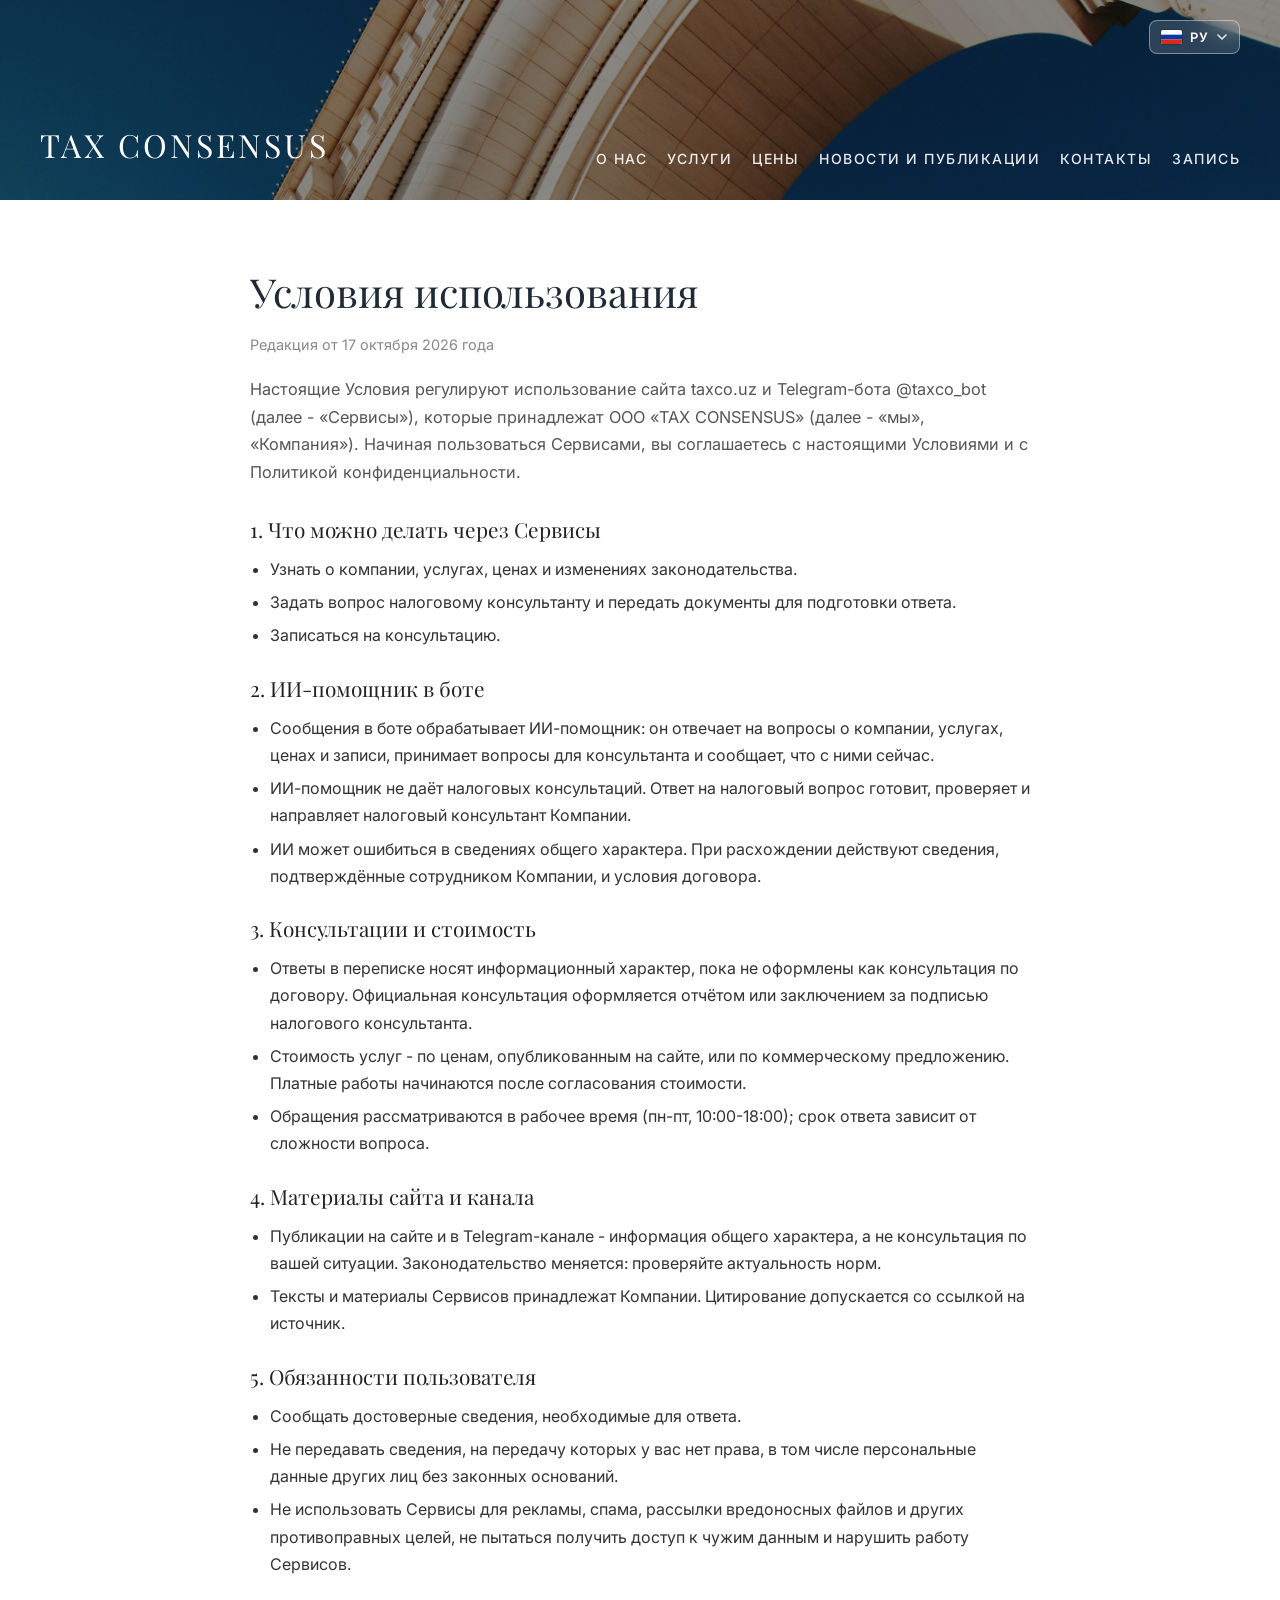
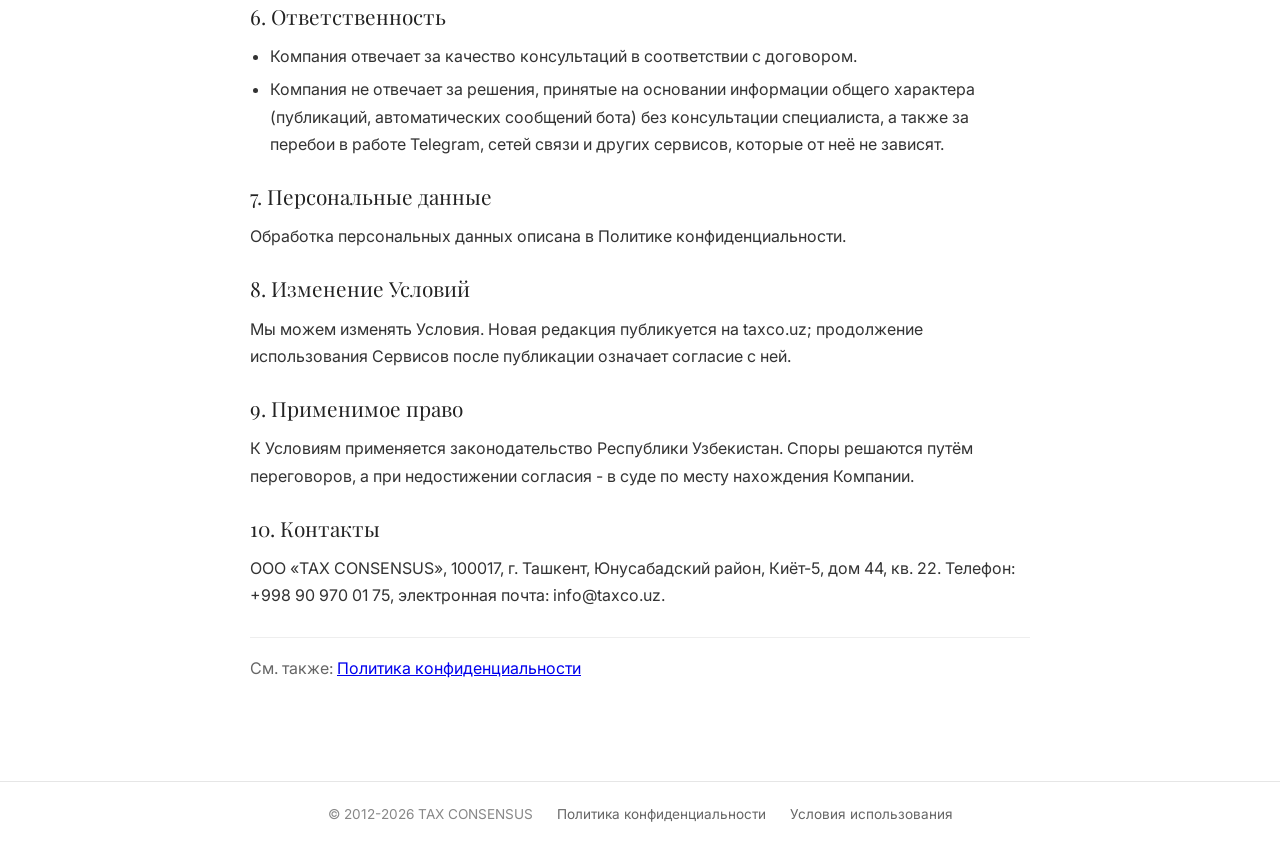
<file: terms.html>
<!DOCTYPE html>
<html lang="ru">
<head>
    <meta charset="UTF-8">
    <meta name="viewport" content="width=device-width, initial-scale=1.0">
    <title>Условия использования | TAX CONSENSUS</title>
    
    <!-- SEO Meta Tags -->
    <meta name="description" content="Условия использования сайта taxco.uz и Telegram-бота TAX CONSENSUS: ИИ-помощник, консультации, ответственность.">
    <meta name="robots" content="index, follow">
    <link rel="canonical" href="https://taxco.uz/terms.html">
    
    <!-- Open Graph -->
    <meta property="og:type" content="website">
    <meta property="og:url" content="https://taxco.uz/terms.html">
    <meta property="og:title" content="Условия использования | TAX CONSENSUS">
    <meta property="og:description" content="Условия использования сайта taxco.uz и Telegram-бота TAX CONSENSUS: ИИ-помощник, консультации, ответственность.">
    <meta property="og:image" content="https://taxco.uz/building-background.jpg">
    
    <link rel="icon" href="/favicon/favicon.ico" sizes="any">
    <link rel="icon" type="image/svg+xml" href="/favicon/favicon.svg">
    <link rel="apple-touch-icon" href="/favicon/apple-touch-icon.png">
    <link rel="manifest" href="/favicon/site.webmanifest">
    <link rel="stylesheet" href="styles.css?v=6">
    <link href="https://fonts.googleapis.com/css2?family=Playfair+Display:wght@400;700&family=Inter:wght@300;400;500;600&display=swap" rel="stylesheet">
    <!-- Umami analytics (stats.kama.uz) -->
    <script defer src="https://stats.kama.uz/script.js" data-website-id="93594f2a-e118-4450-8d47-b72caae03f6f"></script>
    <link rel="stylesheet" href="theme.css?v=2">
</head>
<body class="internal-page">
    <!-- Navigation -->
    <nav class="navbar">
        <div class="nav-container">
            <ul class="nav-menu">
                <li class="nav-item">
                    <a href="about.html" class="nav-link" data-translate="nav-about">О НАС</a>
                </li>
                <li class="nav-item">
                    <a href="services.html" class="nav-link" data-translate="nav-services">УСЛУГИ</a>
                </li>
                <li class="nav-item">
                    <a href="pricing.html" class="nav-link" data-translate="nav-pricing">ЦЕНЫ</a>
                </li>
                <li class="nav-item">
                    <a href="news.html" class="nav-link" data-translate="nav-news">НОВОСТИ И ПУБЛИКАЦИИ</a>
                </li>
                <li class="nav-item">
                    <a href="contact.html" class="nav-link" data-translate="nav-contact">КОНТАКТЫ</a>
                </li>
                <li class="nav-item">
                    <a href="booking.html" class="nav-link" data-translate="nav-booking">ЗАПИСЬ</a>
                </li>
            </ul>
            <div class="nav-right">
                <div class="language-selector">
                    <select id="language-select">
                        <option value="ru">РУ</option>
                        <option value="uz">ЎЗ</option>
                        <option value="en">EN</option>
                    </select>
                </div>
            </div>
            <div class="hamburger">
                <span class="bar"></span>
                <span class="bar"></span>
                <span class="bar"></span>
            </div>
        </div>
    </nav>

    <!-- Page Header -->
    <header class="page-header">
        <div class="page-header-content">
            <a href="index.html" style="color: white; text-decoration: none;">
                <h1 style="font-family: 'Playfair Display', serif; font-size: 2rem; font-weight: 400; letter-spacing: 3px; text-transform: uppercase; margin: 0;">Tax Consensus</h1>
            </a>
        </div>
        <div class="language-selector page-lang-selector">
            <select id="page-language-select">
                <option value="ru">РУ</option>
                <option value="uz">ЎЗ</option>
                <option value="en">EN</option>
            </select>
        </div>
        <div class="page-hamburger">
            <span class="bar"></span>
            <span class="bar"></span>
            <span class="bar"></span>
        </div>
        <div class="page-mobile-menu">
            <div class="mobile-menu-close">✕</div>
            <a href="about.html" data-translate="nav-about">О НАС</a>
            <a href="services.html" data-translate="nav-services">УСЛУГИ</a>
            <a href="pricing.html" data-translate="nav-pricing">ЦЕНЫ</a>
            <a href="news.html" data-translate="nav-news">НОВОСТИ И ПУБЛИКАЦИИ</a>
            <a href="contact.html" data-translate="nav-contact">КОНТАКТЫ</a>
            <a href="booking.html" data-translate="nav-booking">ЗАПИСЬ</a>
        </div>
        <div class="page-nav-right">
            <nav class="mini-nav">
                <a href="about.html" data-translate="nav-about">О НАС</a>
                <a href="services.html" data-translate="nav-services">УСЛУГИ</a>
                <a href="pricing.html" data-translate="nav-pricing">ЦЕНЫ</a>
                <a href="news.html" data-translate="nav-news">НОВОСТИ И ПУБЛИКАЦИИ</a>
                <a href="contact.html" data-translate="nav-contact">КОНТАКТЫ</a>
                <a href="booking.html" data-translate="nav-booking">ЗАПИСЬ</a>
            </nav>
        </div>
    </header>

    <!-- Page Content -->
    <main class="page">
        <div class="page-content legal">
            <article class="legal-doc" data-lang-block="ru" lang="ru">
                <h1 class="page-title">Условия использования</h1>
                <p class="legal-updated">Редакция от 17 октября 2026 года</p>
                <p class="legal-intro">Настоящие Условия регулируют использование сайта taxco.uz и Telegram-бота @taxco_bot (далее - «Сервисы»), которые принадлежат ООО «TAX CONSENSUS» (далее - «мы», «Компания»). Начиная пользоваться Сервисами, вы соглашаетесь с настоящими Условиями и с Политикой конфиденциальности.</p>
                <section class="legal-section">
                    <h2>1. Что можно делать через Сервисы</h2>
                    <ul>
                        <li>Узнать о компании, услугах, ценах и изменениях законодательства.</li>
                        <li>Задать вопрос налоговому консультанту и передать документы для подготовки ответа.</li>
                        <li>Записаться на консультацию.</li>
                    </ul>
                </section>
                <section class="legal-section">
                    <h2>2. ИИ-помощник в боте</h2>
                    <ul>
                        <li>Сообщения в боте обрабатывает ИИ-помощник: он отвечает на вопросы о компании, услугах, ценах и записи, принимает вопросы для консультанта и сообщает, что с ними сейчас.</li>
                        <li>ИИ-помощник не даёт налоговых консультаций. Ответ на налоговый вопрос готовит, проверяет и направляет налоговый консультант Компании.</li>
                        <li>ИИ может ошибиться в сведениях общего характера. При расхождении действуют сведения, подтверждённые сотрудником Компании, и условия договора.</li>
                    </ul>
                </section>
                <section class="legal-section">
                    <h2>3. Консультации и стоимость</h2>
                    <ul>
                        <li>Ответы в переписке носят информационный характер, пока не оформлены как консультация по договору. Официальная консультация оформляется отчётом или заключением за подписью налогового консультанта.</li>
                        <li>Стоимость услуг - по ценам, опубликованным на сайте, или по коммерческому предложению. Платные работы начинаются после согласования стоимости.</li>
                        <li>Обращения рассматриваются в рабочее время (пн-пт, 10:00-18:00); срок ответа зависит от сложности вопроса.</li>
                    </ul>
                </section>
                <section class="legal-section">
                    <h2>4. Материалы сайта и канала</h2>
                    <ul>
                        <li>Публикации на сайте и в Telegram-канале - информация общего характера, а не консультация по вашей ситуации. Законодательство меняется: проверяйте актуальность норм.</li>
                        <li>Тексты и материалы Сервисов принадлежат Компании. Цитирование допускается со ссылкой на источник.</li>
                    </ul>
                </section>
                <section class="legal-section">
                    <h2>5. Обязанности пользователя</h2>
                    <ul>
                        <li>Сообщать достоверные сведения, необходимые для ответа.</li>
                        <li>Не передавать сведения, на передачу которых у вас нет права, в том числе персональные данные других лиц без законных оснований.</li>
                        <li>Не использовать Сервисы для рекламы, спама, рассылки вредоносных файлов и других противоправных целей, не пытаться получить доступ к чужим данным и нарушить работу Сервисов.</li>
                    </ul>
                </section>
                <section class="legal-section">
                    <h2>6. Ответственность</h2>
                    <ul>
                        <li>Компания отвечает за качество консультаций в соответствии с договором.</li>
                        <li>Компания не отвечает за решения, принятые на основании информации общего характера (публикаций, автоматических сообщений бота) без консультации специалиста, а также за перебои в работе Telegram, сетей связи и других сервисов, которые от неё не зависят.</li>
                    </ul>
                </section>
                <section class="legal-section">
                    <h2>7. Персональные данные</h2>
                    <p>Обработка персональных данных описана в Политике конфиденциальности.</p>
                </section>
                <section class="legal-section">
                    <h2>8. Изменение Условий</h2>
                    <p>Мы можем изменять Условия. Новая редакция публикуется на taxco.uz; продолжение использования Сервисов после публикации означает согласие с ней.</p>
                </section>
                <section class="legal-section">
                    <h2>9. Применимое право</h2>
                    <p>К Условиям применяется законодательство Республики Узбекистан. Споры решаются путём переговоров, а при недостижении согласия - в суде по месту нахождения Компании.</p>
                </section>
                <section class="legal-section">
                    <h2>10. Контакты</h2>
                    <p>ООО «TAX CONSENSUS», 100017, г. Ташкент, Юнусабадский район, Киёт-5, дом 44, кв. 22. Телефон: +998 90 970 01 75, электронная почта: info@taxco.uz.</p>
                </section>
                <p class="legal-see">См. также: <a href="privacy.html">Политика конфиденциальности</a></p>
            </article>

            <article class="legal-doc" data-lang-block="uz" lang="uz" hidden>
                <h1 class="page-title">Фойдаланиш шартлари</h1>
                <p class="legal-updated">2026 йил 17 октябрь таҳрири</p>
                <p class="legal-intro">Ушбу Шартлар «TAX CONSENSUS» МЧЖга (кейинги ўринларда - «биз», «Компания») тегишли taxco.uz сайти ва @taxco_bot Telegram-ботидан (кейинги ўринларда - «Хизматлар») фойдаланишни тартибга солади. Хизматлардан фойдаланишни бошлаб, сиз ушбу Шартлар ва Махфийлик сиёсатига розилик билдирасиз.</p>
                <section class="legal-section">
                    <h2>1. Хизматлар орқали нима қилиш мумкин</h2>
                    <ul>
                        <li>Компания, хизматлар, нархлар ва қонунчиликдаги ўзгаришлар ҳақида билиш.</li>
                        <li>Солиқ маслаҳатчисига савол бериш ва жавоб тайёрлаш учун ҳужжатларни юбориш.</li>
                        <li>Маслаҳатга ёзилиш.</li>
                    </ul>
                </section>
                <section class="legal-section">
                    <h2>2. Ботдаги ИИ-ёрдамчи</h2>
                    <ul>
                        <li>Ботдаги хабарларни ИИ-ёрдамчи қайта ишлайди: у компания, хизматлар, нархлар ва ёзилиш ҳақидаги саволларга жавоб беради, маслаҳатчи учун саволларни қабул қилади ва уларнинг ҳолатини айтади.</li>
                        <li>ИИ-ёрдамчи солиқ маслаҳати бермайди. Солиқ саволига жавобни Компаниянинг солиқ маслаҳатчиси тайёрлайди, текширади ва юборади.</li>
                        <li>ИИ умумий маълумотларда хато қилиши мумкин. Тафовут бўлса, Компания ходими тасдиқлаган маълумотлар ва шартнома шартлари амал қилади.</li>
                    </ul>
                </section>
                <section class="legal-section">
                    <h2>3. Маслаҳатлар ва нархлар</h2>
                    <ul>
                        <li>Ёзишмадаги жавоблар шартнома бўйича маслаҳат сифатида расмийлаштирилмагунча маълумот характерида бўлади. Расмий маслаҳат солиқ маслаҳатчиси имзолаган ҳисобот ёки хулоса билан расмийлаштирилади.</li>
                        <li>Хизматлар нархи - сайтда эълон қилинган нархлар ёки тижорат таклифи бўйича. Пулли ишлар нарх келишилгандан кейин бошланади.</li>
                        <li>Мурожаатлар иш вақтида (душанба-жума, 10:00-18:00) кўриб чиқилади; жавоб муддати саволнинг мураккаблигига боғлиқ.</li>
                    </ul>
                </section>
                <section class="legal-section">
                    <h2>4. Сайт ва канал материаллари</h2>
                    <ul>
                        <li>Сайт ва Telegram-каналдаги нашрлар - умумий маълумот бўлиб, вазиятингиз бўйича маслаҳат эмас. Қонунчилик ўзгаради: нормаларнинг долзарблигини текширинг.</li>
                        <li>Хизматлар матнлари ва материаллари Компанияга тегишли. Иқтибос келтиришда манбага ҳавола бериш шарт.</li>
                    </ul>
                </section>
                <section class="legal-section">
                    <h2>5. Фойдаланувчининг мажбуриятлари</h2>
                    <ul>
                        <li>Жавоб учун зарур бўлган ишончли маълумотларни тақдим этиш.</li>
                        <li>Узатишга ҳуқуқингиз бўлмаган маълумотларни, жумладан бошқа шахсларнинг шахсга доир маълумотларини қонуний асосларсиз юбормаслик.</li>
                        <li>Хизматлардан реклама, спам, зарарли файллар тарқатиш ва бошқа ноқонуний мақсадларда фойдаланмаслик, бошқаларнинг маълумотларига кириш ва Хизматлар ишини бузишга уринмаслик.</li>
                    </ul>
                </section>
                <section class="legal-section">
                    <h2>6. Жавобгарлик</h2>
                    <ul>
                        <li>Компания маслаҳатлар сифати учун шартномага мувофиқ жавоб беради.</li>
                        <li>Компания мутахассис маслаҳатисиз умумий маълумотлар (нашрлар, ботнинг автоматик хабарлари) асосида қабул қилинган қарорлар учун, шунингдек Telegram, алоқа тармоқлари ва ундан боғлиқ бўлмаган бошқа хизматлар ишидаги узилишлар учун жавоб бермайди.</li>
                    </ul>
                </section>
                <section class="legal-section">
                    <h2>7. Шахсга доир маълумотлар</h2>
                    <p>Шахсга доир маълумотларни қайта ишлаш Махфийлик сиёсатида баён этилган.</p>
                </section>
                <section class="legal-section">
                    <h2>8. Шартларни ўзгартириш</h2>
                    <p>Биз Шартларни ўзгартиришимиз мумкин. Янги таҳрир taxco.uz сайтида эълон қилинади; эълон қилингандан кейин Хизматлардан фойдаланишни давом эттириш унга розиликни англатади.</p>
                </section>
                <section class="legal-section">
                    <h2>9. Қўлланиладиган ҳуқуқ</h2>
                    <p>Шартларга Ўзбекистон Республикаси қонунчилиги қўлланилади. Низолар музокаралар йўли билан, келишувга эришилмаса - Компания жойлашган жойдаги судда ҳал этилади.</p>
                </section>
                <section class="legal-section">
                    <h2>10. Алоқа</h2>
                    <p>«TAX CONSENSUS» МЧЖ, 100017, Тошкент ш., Юнусобод тумани, Киёт-5, 44-уй, 22-хонадон. Телефон: +998 90 970 01 75, электрон почта: info@taxco.uz.</p>
                </section>
                <p class="legal-see">Шунингдек қаранг: <a href="privacy.html">Махфийлик сиёсати</a></p>
            </article>

            <article class="legal-doc" data-lang-block="en" lang="en" hidden>
                <h1 class="page-title">Terms of Use</h1>
                <p class="legal-updated">Version of October 17, 2026</p>
                <p class="legal-intro">These Terms govern the use of the taxco.uz website and the @taxco_bot Telegram bot (the &quot;Services&quot;), owned by TAX CONSENSUS LLC (&quot;we&quot;, the &quot;Company&quot;). By starting to use the Services, you agree to these Terms and to the Privacy Policy.</p>
                <section class="legal-section">
                    <h2>1. What you can do through the Services</h2>
                    <ul>
                        <li>Learn about the company, its services, prices and changes in legislation.</li>
                        <li>Ask a tax consultant a question and send documents needed to prepare the answer.</li>
                        <li>Book a consultation.</li>
                    </ul>
                </section>
                <section class="legal-section">
                    <h2>2. The AI assistant in the bot</h2>
                    <ul>
                        <li>Messages in the bot are handled by an AI assistant: it answers questions about the company, services, prices and booking, accepts questions for a consultant and tells you their status.</li>
                        <li>The AI assistant does not give tax advice. The answer to a tax question is prepared, checked and sent by a Company tax consultant.</li>
                        <li>AI may make mistakes in general information. In case of discrepancy, information confirmed by a Company employee and the terms of the contract prevail.</li>
                    </ul>
                </section>
                <section class="legal-section">
                    <h2>3. Consultations and fees</h2>
                    <ul>
                        <li>Answers in correspondence are for information purposes until they are formalized as a consultation under a contract. An official consultation is issued as a report or opinion signed by a tax consultant.</li>
                        <li>Fees follow the prices published on the website or a commercial proposal. Paid work starts after the fee is agreed.</li>
                        <li>Requests are handled during business hours (Mon-Fri, 10:00-18:00); the response time depends on the complexity of the question.</li>
                    </ul>
                </section>
                <section class="legal-section">
                    <h2>4. Website and channel materials</h2>
                    <ul>
                        <li>Publications on the website and in the Telegram channel are general information, not advice on your situation. Legislation changes: check that the rules are still current.</li>
                        <li>Texts and materials of the Services belong to the Company. Quoting is allowed with a reference to the source.</li>
                    </ul>
                </section>
                <section class="legal-section">
                    <h2>5. Your obligations</h2>
                    <ul>
                        <li>Provide accurate information needed to answer you.</li>
                        <li>Do not send information you have no right to share, including other people&#x27;s personal data without a legal basis.</li>
                        <li>Do not use the Services for advertising, spam, distributing malicious files or other unlawful purposes, and do not try to access other people&#x27;s data or disrupt the Services.</li>
                    </ul>
                </section>
                <section class="legal-section">
                    <h2>6. Liability</h2>
                    <ul>
                        <li>The Company is liable for the quality of consultations in accordance with the contract.</li>
                        <li>The Company is not liable for decisions made on the basis of general information (publications, automatic bot messages) without a specialist&#x27;s advice, or for interruptions in Telegram, communication networks and other services beyond its control.</li>
                    </ul>
                </section>
                <section class="legal-section">
                    <h2>7. Personal data</h2>
                    <p>The processing of personal data is described in the Privacy Policy.</p>
                </section>
                <section class="legal-section">
                    <h2>8. Changes to the Terms</h2>
                    <p>We may change these Terms. A new version is published on taxco.uz; continuing to use the Services after publication means you accept it.</p>
                </section>
                <section class="legal-section">
                    <h2>9. Governing law</h2>
                    <p>These Terms are governed by the laws of the Republic of Uzbekistan. Disputes are resolved by negotiation and, failing agreement, in court at the Company&#x27;s location.</p>
                </section>
                <section class="legal-section">
                    <h2>10. Contacts</h2>
                    <p>TAX CONSENSUS LLC, Kiyot-5, building 44, apt. 22, Yunusabad district, Tashkent 100017, Uzbekistan. Phone: +998 90 970 01 75, email: info@taxco.uz.</p>
                </section>
                <p class="legal-see">See also: <a href="privacy.html">Privacy Policy</a></p>
            </article>
        </div>
    </main>

    <footer class="site-footer">
        <div class="site-footer-inner">
            <span>© 2012-2026 TAX CONSENSUS</span>
            <a href="privacy.html" data-translate="footer-privacy">Политика конфиденциальности</a>
            <a href="terms.html" data-translate="footer-terms">Условия использования</a>
        </div>
    </footer>

    <script src="script.js?v=24"></script>
</body>
</html>
</file>
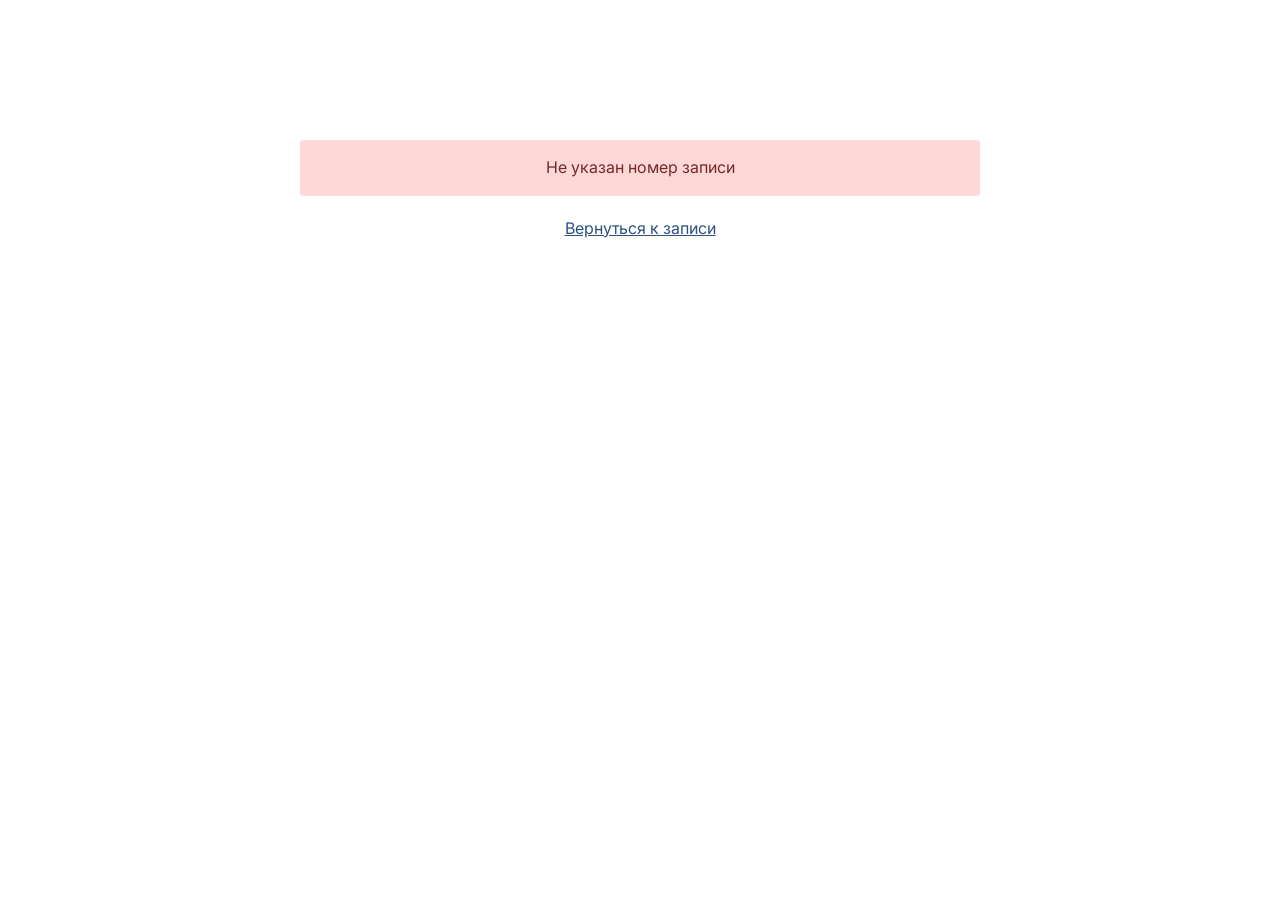
<file: booking/manage.html>
<!DOCTYPE html>
<html lang="ru">
<head>
    <meta charset="UTF-8">
    <meta name="viewport" content="width=device-width, initial-scale=1.0">
    <title>Управление записью - TAX CONSENSUS</title>
    <link rel="icon" href="/favicon/favicon.ico" sizes="any">
    <link rel="icon" type="image/svg+xml" href="/favicon/favicon.svg">
    <link rel="apple-touch-icon" href="/favicon/apple-touch-icon.png">
    <link rel="stylesheet" href="../styles.css?v=6">
    <link href="https://fonts.googleapis.com/css2?family=Playfair+Display:wght@400;700&family=Inter:wght@300;400;500;600&display=swap" rel="stylesheet">
    <style>
        .manage-container {
            max-width: 800px;
            margin: 60px auto;
            padding: 40px 20px;
        }
        
        .booking-card {
            background: white;
            padding: 40px;
            border-radius: 8px;
            box-shadow: 0 2px 10px rgba(0,0,0,0.1);
        }
        
        .booking-header {
            border-bottom: 2px solid #e2e8f0;
            padding-bottom: 20px;
            margin-bottom: 30px;
        }
        
        .booking-header h1 {
            color: #2c5282;
            margin: 0 0 10px 0;
        }
        
        .booking-id {
            color: #718096;
            font-size: 14px;
        }
        
        .booking-details {
            background: #f7fafc;
            padding: 20px;
            border-radius: 4px;
            margin-bottom: 30px;
        }
        
        .detail-row {
            display: flex;
            justify-content: space-between;
            padding: 10px 0;
            border-bottom: 1px solid #e2e8f0;
        }
        
        .detail-row:last-child {
            border-bottom: none;
        }
        
        .detail-label {
            font-weight: 600;
            color: #2c5282;
        }
        
        .detail-value {
            color: #2d3748;
        }
        
        .status-badge {
            display: inline-block;
            padding: 4px 12px;
            border-radius: 12px;
            font-size: 14px;
            font-weight: 500;
        }
        
        .status-confirmed {
            background: #c6f6d5;
            color: #22543d;
        }
        
        .status-cancelled {
            background: #fed7d7;
            color: #742a2a;
        }
        
        .action-buttons {
            display: grid;
            grid-template-columns: 1fr 1fr;
            gap: 15px;
            margin-top: 30px;
        }
        
        .btn {
            padding: 15px;
            border: none;
            border-radius: 4px;
            font-size: 16px;
            font-weight: 600;
            cursor: pointer;
            transition: all 0.3s;
            text-align: center;
        }
        
        .btn-reschedule {
            background: #2c5282;
            color: white;
        }
        
        .btn-reschedule:hover {
            background: #1a365d;
        }
        
        .btn-cancel {
            background: #fff;
            color: #e53e3e;
            border: 2px solid #e53e3e;
        }
        
        .btn-cancel:hover {
            background: #e53e3e;
            color: white;
        }
        
        .btn:disabled {
            background: #cbd5e0;
            color: #a0aec0;
            cursor: not-allowed;
            border: none;
        }
        
        .reschedule-form {
            display: none;
            margin-top: 30px;
            padding: 20px;
            background: #f7fafc;
            border-radius: 4px;
        }
        
        .reschedule-form.active {
            display: block;
        }
        
        .form-group {
            margin-bottom: 20px;
        }
        
        .form-group label {
            display: block;
            margin-bottom: 8px;
            font-weight: 500;
            color: #2c5282;
        }
        
        .form-group input,
        .form-group select {
            width: 100%;
            padding: 12px;
            border: 1px solid #cbd5e0;
            border-radius: 4px;
            font-size: 16px;
        }
        
        .time-slots {
            display: grid;
            grid-template-columns: repeat(auto-fill, minmax(100px, 1fr));
            gap: 10px;
            margin-top: 10px;
        }
        
        .time-slot {
            padding: 12px;
            border: 2px solid #cbd5e0;
            border-radius: 4px;
            text-align: center;
            cursor: pointer;
            transition: all 0.3s;
            background: white;
        }
        
        .time-slot:hover {
            border-color: #2c5282;
        }
        
        .time-slot.selected {
            background: #2c5282;
            color: white;
        }
        
        .message {
            padding: 15px;
            border-radius: 4px;
            margin-bottom: 20px;
        }
        
        .message.success {
            background: #c6f6d5;
            color: #22543d;
        }
        
        .message.error {
            background: #fed7d7;
            color: #742a2a;
        }
        
        .loading {
            text-align: center;
            padding: 40px;
            color: #718096;
        }
        
        @media (max-width: 768px) {
            .booking-card {
                padding: 20px;
            }
            
            .action-buttons {
                grid-template-columns: 1fr;
            }
            
            .detail-row {
                flex-direction: column;
                gap: 5px;
            }
        }
    </style>
    <!-- Umami analytics (stats.kama.uz) -->
    <script defer src="https://stats.kama.uz/script.js" data-website-id="93594f2a-e118-4450-8d47-b72caae03f6f"></script>
</head>
<body>
    <div class="manage-container">
        <div id="loading" class="loading">Загрузка данных о записи...</div>
        
        <div id="booking-card" class="booking-card" style="display: none;">
            <div id="message-container"></div>
            
            <div class="booking-header">
                <h1>Управление записью</h1>
                <div class="booking-id">Номер записи: <strong id="booking-id-display"></strong></div>
            </div>
            
            <div class="booking-details">
                <div class="detail-row">
                    <span class="detail-label">Имя:</span>
                    <span class="detail-value" id="detail-name"></span>
                </div>
                <div class="detail-row">
                    <span class="detail-label">Email:</span>
                    <span class="detail-value" id="detail-email"></span>
                </div>
                <div class="detail-row">
                    <span class="detail-label">Телефон:</span>
                    <span class="detail-value" id="detail-phone"></span>
                </div>
                <div class="detail-row">
                    <span class="detail-label">Дата:</span>
                    <span class="detail-value" id="detail-date"></span>
                </div>
                <div class="detail-row">
                    <span class="detail-label">Время:</span>
                    <span class="detail-value" id="detail-time"></span>
                </div>
                <div class="detail-row">
                    <span class="detail-label">Статус:</span>
                    <span class="detail-value" id="detail-status"></span>
                </div>
            </div>
            
            <div id="action-buttons" class="action-buttons">
                <button id="reschedule-btn" class="btn btn-reschedule">Перенести запись</button>
                <button id="cancel-btn" class="btn btn-cancel">Отменить запись</button>
            </div>
            
            <div id="reschedule-form" class="reschedule-form">
                <h3>Выберите новое время</h3>
                <div class="form-group">
                    <label for="new-date">Новая дата:</label>
                    <input type="date" id="new-date">
                </div>
                <div class="form-group">
                    <label>Новое время:</label>
                    <div id="new-time-slots" class="time-slots">
                        <div class="loading">Выберите дату...</div>
                    </div>
                </div>
                <div class="action-buttons">
                    <button id="confirm-reschedule-btn" class="btn btn-reschedule">Подтвердить перенос</button>
                    <button id="cancel-reschedule-btn" class="btn btn-cancel">Отмена</button>
                </div>
            </div>
        </div>
    </div>
    
    <script>
        const API_URL = 'api.php';
        let bookingData = null;
        let selectedNewTime = null;
        
        // Получаем ID из URL
        const urlParams = new URLSearchParams(window.location.search);
        const bookingId = urlParams.get('id');
        
        if (!bookingId) {
            showError('Не указан номер записи');
        } else {
            loadBooking();
        }
        
        // Загрузка данных о бронировании
        async function loadBooking() {
            try {
                const response = await fetch(`${API_URL}?action=get_booking&booking_id=${bookingId}`);
                const data = await response.json();
                
                if (!data.success) {
                    throw new Error(data.error || 'Не удалось загрузить данные');
                }
                
                bookingData = data.booking;
                displayBooking();
            } catch (error) {
                showError(error.message);
            }
        }
        
        // Отображение данных бронирования
        function displayBooking() {
            document.getElementById('loading').style.display = 'none';
            document.getElementById('booking-card').style.display = 'block';
            
            document.getElementById('booking-id-display').textContent = bookingData.booking_id;
            document.getElementById('detail-name').textContent = bookingData.client_name;
            document.getElementById('detail-email').textContent = bookingData.client_email;
            document.getElementById('detail-phone').textContent = bookingData.client_phone;
            document.getElementById('detail-date').textContent = formatDate(bookingData.booking_date);
            document.getElementById('detail-time').textContent = bookingData.booking_time.substring(0, 5);
            
            const statusElement = document.getElementById('detail-status');
            const statusText = bookingData.status === 'confirmed' ? 'Подтверждено' : 'Отменено';
            statusElement.innerHTML = `<span class="status-badge status-${bookingData.status}">${statusText}</span>`;
            
            // Если запись отменена, скрываем кнопки действий
            if (bookingData.status === 'cancelled') {
                document.getElementById('action-buttons').style.display = 'none';
            }
        }
        
        // Форматирование даты
        function formatDate(dateString) {
            const date = new Date(dateString);
            const options = { year: 'numeric', month: 'long', day: 'numeric' };
            return date.toLocaleDateString('ru-RU', options);
        }
        
        // Обработчики кнопок
        document.getElementById('reschedule-btn')?.addEventListener('click', showRescheduleForm);
        document.getElementById('cancel-reschedule-btn')?.addEventListener('click', hideRescheduleForm);
        document.getElementById('cancel-btn')?.addEventListener('click', confirmCancel);
        document.getElementById('new-date')?.addEventListener('change', loadNewTimeSlots);
        document.getElementById('confirm-reschedule-btn')?.addEventListener('click', confirmReschedule);
        
        // Показать форму переноса
        function showRescheduleForm() {
            document.getElementById('reschedule-form').classList.add('active');
            
            // Устанавливаем минимальную дату
            const today = new Date().toISOString().split('T')[0];
            document.getElementById('new-date').min = today;
        }
        
        // Скрыть форму переноса
        function hideRescheduleForm() {
            document.getElementById('reschedule-form').classList.remove('active');
            selectedNewTime = null;
        }
        
        // Загрузка доступных слотов для переноса
        async function loadNewTimeSlots() {
            const date = document.getElementById('new-date').value;
            const slotsContainer = document.getElementById('new-time-slots');
            
            if (!date) return;
            
            slotsContainer.innerHTML = '<div class="loading">Загрузка...</div>';
            
            try {
                const response = await fetch(`${API_URL}?action=get_available_slots&date=${date}`);
                const data = await response.json();
                
                if (!data.success || !data.slots.length) {
                    slotsContainer.innerHTML = '<div class="error">Нет доступных слотов</div>';
                    return;
                }
                
                slotsContainer.innerHTML = '';
                data.slots.forEach(slot => {
                    const slotEl = document.createElement('div');
                    slotEl.className = 'time-slot';
                    slotEl.textContent = slot.display;
                    slotEl.dataset.time = slot.time;
                    slotEl.addEventListener('click', () => selectNewTimeSlot(slotEl, slot.time));
                    slotsContainer.appendChild(slotEl);
                });
            } catch (error) {
                slotsContainer.innerHTML = '<div class="error">Ошибка загрузки</div>';
            }
        }
        
        // Выбор нового временного слота
        function selectNewTimeSlot(element, time) {
            document.querySelectorAll('#new-time-slots .time-slot').forEach(el => {
                el.classList.remove('selected');
            });
            element.classList.add('selected');
            selectedNewTime = time;
        }
        
        // Подтверждение переноса
        async function confirmReschedule() {
            const newDate = document.getElementById('new-date').value;
            
            if (!newDate || !selectedNewTime) {
                showMessage('Выберите новую дату и время', 'error');
                return;
            }
            
            if (confirm('Перенести запись на ' + formatDate(newDate) + ' в ' + selectedNewTime.substring(0, 5) + '?')) {
                try {
                    const response = await fetch(`${API_URL}?action=reschedule_booking`, {
                        method: 'POST',
                        headers: { 'Content-Type': 'application/json' },
                        body: JSON.stringify({
                            booking_id: bookingId,
                            new_date: newDate,
                            new_time: selectedNewTime
                        })
                    });
                    
                    const data = await response.json();
                    
                    if (!data.success) {
                        throw new Error(data.error);
                    }
                    
                    showMessage('Запись успешно перенесена! Вы получите подтверждение на email.', 'success');
                    setTimeout(() => location.reload(), 2000);
                } catch (error) {
                    showMessage(error.message, 'error');
                }
            }
        }
        
        // Подтверждение отмены
        async function confirmCancel() {
            if (confirm('Вы уверены, что хотите отменить эту запись?')) {
                try {
                    const response = await fetch(`${API_URL}?action=cancel_booking`, {
                        method: 'POST',
                        headers: { 'Content-Type': 'application/json' },
                        body: JSON.stringify({ booking_id: bookingId })
                    });
                    
                    const data = await response.json();
                    
                    if (!data.success) {
                        throw new Error(data.error);
                    }
                    
                    showMessage('Запись успешно отменена. Вы получите подтверждение на email.', 'success');
                    setTimeout(() => location.reload(), 2000);
                } catch (error) {
                    showMessage(error.message, 'error');
                }
            }
        }
        
        // Показать сообщение
        function showMessage(text, type) {
            const container = document.getElementById('message-container');
            container.innerHTML = `<div class="message ${type}">${text}</div>`;
            container.scrollIntoView({ behavior: 'smooth' });
        }
        
        // Показать ошибку при загрузке
        function showError(text) {
            document.getElementById('loading').innerHTML = `
                <div class="message error">${text}</div>
                <p style="text-align: center; margin-top: 20px;">
                    <a href="/booking.html" style="color: #2c5282;">Вернуться к записи</a>
                </p>
            `;
        }
    </script>
</body>
</html>
</file>
<file: styles.css>
/* Reset and Base Styles */
* {
    margin: 0;
    padding: 0;
    box-sizing: border-box;
}

body {
    font-family: 'Inter', sans-serif;
    line-height: 1.6;
    color: #333;
    overflow-x: hidden;
}

.container {
    max-width: 1200px;
    margin: 0 auto;
    padding: 0 20px;
}

/* Navigation */
.navbar {
    position: fixed;
    top: 0;
    width: 100%;
    background: transparent;
    z-index: 1000;
    transition: all 0.3s ease;
}

.nav-container {
    max-width: 1400px;
    margin: 0 auto;
    padding: 0 40px;
    display: flex;
    justify-content: space-between;
    align-items: center;
    height: 80px;
}

.nav-menu {
    display: flex;
    list-style: none;
    align-items: center;
    gap: 40px;
}

.nav-link {
    color: white;
    text-decoration: none;
    font-weight: 500;
    letter-spacing: 1.5px;
    font-size: 14px;
    transition: all 0.3s ease;
    position: relative;
    text-transform: uppercase;
    font-family: 'Inter', sans-serif;
}

.nav-link:hover {
    color: rgba(255, 255, 255, 0.8);
}

.nav-right {
    display: flex;
    align-items: center;
}

.language-selector {
    position: relative;
    background: rgba(255, 255, 255, 0.15);
    border: 1px solid rgba(255, 255, 255, 0.4);
    border-radius: 8px;
    padding: 10px 16px;
    backdrop-filter: blur(10px);
    transition: all 0.3s ease;
    overflow: hidden;
}

.language-selector:hover {
    background: rgba(255, 255, 255, 0.2);
    border-color: rgba(255, 255, 255, 0.6);
    transform: translateY(-1px);
    box-shadow: 0 4px 15px rgba(0, 0, 0, 0.2);
}

.language-selector { cursor: pointer; }
.language-selector::before {
    content: '🌐';  /* флаги на Windows показываются буквами - глобус виден везде */
    margin-right: 8px;
    font-size: 14px;
}

.language-selector select {
    min-width: 2.6em;
    background: transparent;
    border: none;
    color: white;
    font-size: 13px;
    cursor: pointer;
    text-transform: uppercase;
    font-weight: 600;
    letter-spacing: 1.2px;
    outline: none;
    appearance: none;
    -webkit-appearance: none;
    -moz-appearance: none;
    padding-right: 20px;
    font-family: 'Inter', sans-serif;
}

.language-selector::after {
    content: '▼';
    position: absolute;
    right: 12px;
    top: 50%;
    transform: translateY(-50%);
    color: rgba(255, 255, 255, 0.8);
    font-size: 10px;
    pointer-events: none;
    transition: transform 0.3s ease;
}

.language-selector:hover::after {
    transform: translateY(-50%) rotate(180deg);
}

.language-selector select option {
    background: rgba(0, 0, 0, 0.95);
    color: white;
    padding: 10px;
    border: none;
    font-weight: 500;
}

.hamburger {
    display: none;
    flex-direction: column;
    cursor: pointer;
}

.hamburger .bar {
    width: 25px;
    height: 2px;
    background: white;
    margin: 3px 0;
    transition: 0.3s;
}

.hamburger.active .bar:nth-child(1) {
    transform: rotate(-45deg) translate(-5px, 6px);
}

.hamburger.active .bar:nth-child(2) {
    opacity: 0;
}

.hamburger.active .bar:nth-child(3) {
    transform: rotate(45deg) translate(-5px, -6px);
}

/* Main page mobile menu */
.mobile-menu {
    position: fixed;
    left: -100%;
    top: 0;
    width: 100%;
    height: 100vh;
    background-color: rgba(0, 0, 0, 0.95);
    display: flex;
    flex-direction: column;
    align-items: center;
    justify-content: center;
    transition: 0.3s;
    z-index: 100;
}

.mobile-menu.active {
    left: 0;
}

.mobile-menu a {
    color: white;
    text-decoration: none;
    font-size: 24px;
    font-weight: 500;
    letter-spacing: 2px;
    text-transform: uppercase;
    margin: 20px 0;
    transition: all 0.3s ease;
    font-family: 'Inter', sans-serif;
}

.mobile-menu a:hover {
    color: rgba(255, 255, 255, 0.8);
}

.mobile-menu-close {
    position: absolute;
    top: 30px;
    right: 30px;
    color: white;
    font-size: 30px;
    cursor: pointer;
    z-index: 101;
    transition: all 0.3s ease;
    font-weight: 300;
}

.mobile-menu-close:hover {
    color: rgba(255, 255, 255, 0.7);
    transform: rotate(90deg);
}

/* Hero Section */
.hero {
    height: 100vh;
    height: 100svh;
    background: url('building-background.jpg') center center/cover no-repeat;
    background-attachment: fixed;
    display: flex;
    align-items: center;
    justify-content: center;
    position: relative;
    color: white;
    text-align: center;
}

.hero-content {
    position: relative;
    z-index: 2;
    max-width: 800px;
    padding: 0 20px;
}

.hero-chevron {
    margin-bottom: 40px;
    opacity: 0.9;
    animation: float 3s ease-in-out infinite;
}

@keyframes float {
    0%, 100% { transform: translateY(0px); }
    50% { transform: translateY(-8px); }
}

.hero-title {
    font-family: 'Playfair Display', serif;
    font-size: 4.5rem;
    font-weight: 400;
    letter-spacing: 6px;
    text-transform: uppercase;
    line-height: 1.2;
    text-shadow: 2px 2px 4px rgba(0, 0, 0, 0.3);
    color: white;
    margin-bottom: 25px;
}

.hero-subtitle {
    font-size: 1.3rem;
    font-weight: 500;
    letter-spacing: 2px;
    opacity: 0.95;
    text-shadow: 1px 1px 2px rgba(0, 0, 0, 0.3);
    color: white;
    font-family: 'Inter', sans-serif;
}

/* Section Titles */
.section-title {
    font-family: 'Playfair Display', serif;
    font-size: 2.5rem;
    font-weight: 400;
    margin-bottom: 40px;
    color: #333;
    text-align: center;
    letter-spacing: 2px;
}

/* Page Styles for separate pages */
.page {
    min-height: 100vh;
    background: white;
}

/* Hide main navbar and main mobile menu on internal pages */
.internal-page .navbar {
    display: none !important;
}

.internal-page .mobile-menu {
    display: none !important;
}

.internal-page .hamburger {
    display: none !important;
}

.page-header {
    background: url('building-background.jpg') center center/cover no-repeat;
    background-attachment: fixed;
    height: 200px;
    position: relative;
    display: flex;
    align-items: flex-end;
    justify-content: space-between;
    background-position: center top;
}

/* Desktop: language selector on the right */
.page-header .page-lang-selector {
    position: absolute;
    top: 20px;
    right: 40px;
    z-index: 10;
}

/* Mobile/Tablet: language selector on the left */
@media (max-width: 768px) {
    .page-header .page-lang-selector {
        right: auto;
        left: 20px;
    }
    
    .page-header .language-selector {
        right: auto;
        left: 20px;
    }
}

.page-header .page-hamburger {
    position: absolute;
    top: 25px;
    right: 40px;
    z-index: 10;
    display: none; /* Hide on desktop */
    flex-direction: column;
    cursor: pointer;
    pointer-events: auto;
}

/* Show hamburger only on mobile/tablet */
@media (max-width: 768px) {
    .page-header .page-hamburger {
        display: flex;
    }
}

.page-header .page-hamburger .bar {
    width: 25px;
    height: 2px;
    background: white;
    margin: 3px 0;
    transition: 0.3s;
}

.page-header .page-hamburger.active .bar:nth-child(1) {
    transform: rotate(-45deg) translate(-5px, 6px);
}

.page-header .page-hamburger.active .bar:nth-child(2) {
    opacity: 0;
}

.page-header .page-hamburger.active .bar:nth-child(3) {
    transform: rotate(45deg) translate(-5px, -6px);
}

.page-header .page-mobile-menu {
    position: fixed;
    left: -100%;
    top: 0;
    width: 100%;
    height: 100vh;
    background-color: rgba(0, 0, 0, 0.95);
    display: flex;
    flex-direction: column;
    align-items: center;
    justify-content: center;
    transition: 0.3s;
    z-index: 100;
}

.page-header .page-mobile-menu.active {
    left: 0;
}

.page-header .page-mobile-menu a {
    color: white;
    text-decoration: none;
    font-size: 24px;
    font-weight: 500;
    letter-spacing: 2px;
    text-transform: uppercase;
    margin: 20px 0;
    transition: all 0.3s ease;
    font-family: 'Inter', sans-serif;
}

.page-header .page-mobile-menu a:hover {
    color: rgba(255, 255, 255, 0.8);
}

.page-header .page-mobile-menu .mobile-menu-close {
    position: absolute;
    top: 30px;
    right: 30px;
    color: white;
    font-size: 30px;
    cursor: pointer;
    z-index: 101;
    transition: all 0.3s ease;
    font-weight: 300;
}

.page-header .page-mobile-menu .mobile-menu-close:hover {
    color: rgba(255, 255, 255, 0.7);
    transform: rotate(90deg);
}

.page-header .page-nav-right {
    position: absolute;
    bottom: 30px;
    right: 40px;
    display: flex;
    align-items: flex-end;
    z-index: 3;
}

.page-header .mini-nav {
    display: flex;
    gap: 20px;
    flex-wrap: wrap;
    justify-content: flex-end;
}

.page-header .mini-nav a {
    color: white;
    text-decoration: none;
    font-size: 14px;
    font-weight: 500;
    letter-spacing: 1.5px;
    text-transform: uppercase;
    transition: all 0.3s ease;
    opacity: 0.9;
    font-family: 'Inter', sans-serif;
    pointer-events: auto;
    display: inline-block;
    position: relative;
    z-index: 4;
}

.page-header .mini-nav a:hover {
    opacity: 1;
    color: rgba(255, 255, 255, 0.8);
}

.page-header .mini-nav a.active {
    font-weight: 600;
    opacity: 1;
}

.page-header .language-selector {
    background: rgba(255, 255, 255, 0.15);
    border: 1px solid rgba(255, 255, 255, 0.4);
    border-radius: 8px;
    padding: 10px 16px;
    backdrop-filter: blur(10px);
    transition: all 0.3s ease;
    overflow: hidden;
    position: absolute;
    top: 20px;
    right: 40px;
    z-index: 10;
}

.page-header .language-selector:hover {
    background: rgba(255, 255, 255, 0.2);
    border-color: rgba(255, 255, 255, 0.6);
    transform: translateY(-1px);
    box-shadow: 0 4px 15px rgba(0, 0, 0, 0.2);
}

.page-header .language-selector::before {
    content: '🌐';
    margin-right: 8px;
    font-size: 14px;
}

.page-header .language-selector select {
    background: transparent;
    border: none;
    color: white;
    font-size: 13px;
    cursor: pointer;
    text-transform: uppercase;
    font-weight: 600;
    letter-spacing: 1.2px;
    outline: none;
    appearance: none;
    -webkit-appearance: none;
    -moz-appearance: none;
    padding-right: 20px;
    font-family: 'Inter', sans-serif;
}

.page-header .language-selector::after {
    content: '▼';
    position: absolute;
    right: 12px;
    top: 50%;
    transform: translateY(-50%);
    color: rgba(255, 255, 255, 0.8);
    font-size: 10px;
    pointer-events: none;
    transition: transform 0.3s ease;
}

.page-header .language-selector:hover::after {
    transform: translateY(-50%) rotate(180deg);
}

.page-header .language-selector select option {
    background: rgba(0, 0, 0, 0.95);
    color: white;
    padding: 10px;
    border: none;
    font-weight: 500;
}

.page-header::before {
    content: '';
    position: absolute;
    top: 0;
    left: 0;
    right: 0;
    bottom: 0;
    background: rgba(0, 0, 0, 0.4);
    pointer-events: none;
    z-index: 1;
}

.page-header-content {
    position: absolute;
    bottom: 30px;
    left: 40px;
    z-index: 2;
    display: inline-block;
    width: auto;
    pointer-events: auto;
}

.page-header-content a {
    display: inline-block;
    text-decoration: none;
    pointer-events: auto;
}

.secondary-nav {
    background: rgba(240, 240, 240, 0.95);
    padding: 15px 0;
    border-bottom: 1px solid #e0e0e0;
}

.secondary-nav-container {
    max-width: 1400px;
    margin: 0 auto;
    padding: 0 40px;
    display: flex;
    gap: 30px;
}

.secondary-nav-item {
    color: #666;
    text-decoration: none;
    font-size: 13px;
    font-weight: 500;
    letter-spacing: 1px;
    text-transform: uppercase;
    transition: color 0.3s ease;
    font-family: 'Inter', sans-serif;
}

.secondary-nav-item:hover {
    color: #333;
}

.secondary-nav-item.active {
    color: #333;
    font-weight: 600;
}

/* Tab Content Styles */
.tab-content {
    display: none !important;
    visibility: hidden !important;
    opacity: 0 !important;
    height: 0 !important;
    overflow: hidden !important;
}

.tab-content.active {
    display: block !important;
    visibility: visible !important;
    opacity: 1 !important;
    height: auto !important;
    overflow: visible !important;
    margin-top: 40px;
}

.tab-content h2 {
    font-family: 'Playfair Display', serif;
    font-size: 1.8rem;
    color: #333;
    margin-bottom: 25px;
}

.tab-content h3 {
    font-family: 'Playfair Display', serif;
    font-size: 1.5rem;
    color: #333;
    margin: 30px 0 15px 0;
}

.tab-content h4 {
    font-family: 'Playfair Display', serif;
    font-size: 1.3rem;
    color: #333;
    margin: 25px 0 12px 0;
}

.page-title {
    font-family: 'Playfair Display', serif;
    font-size: 2.5rem;
    font-weight: 400;
    color: #333;
    margin: 60px 0 40px 0;
    text-align: left;
}

.page-content {
    max-width: 1400px;
    margin: 0 auto;
    padding: 0 40px 80px 40px;
}

/* Unified typography and spacing */
.page-content p {
    margin-bottom: 18px;
    color: #555;
    line-height: 1.8;
}

.page-content ul,
.page-content ol {
    margin: 0 0 20px 0;
    padding-left: 20px;
}

.page-content li {
    margin-bottom: 10px;
    color: #555;
}

/* Services details spacing */
.service-detail {
    max-width: 900px;
    margin: 0 auto;
    font-size: 16px;
    line-height: 1.8;
}

.service-detail p {
    margin-bottom: 18px;
}

/* About Section */
.about-content {
    max-width: 900px;
    margin: 0 auto;
    font-size: 16px;
    line-height: 1.8;
}

.intro-text {
    font-size: 18px;
    margin-bottom: 40px;
    color: #333;
    font-weight: 400;
}

.about-content h3 {
    font-family: 'Playfair Display', serif;
    font-size: 1.5rem;
    margin: 40px 0 20px 0;
    color: #333;
}

.about-content h4 {
    font-family: 'Playfair Display', serif;
    font-size: 1.3rem;
    margin: 30px 0 15px 0;
    color: #333;
}

.about-content p {
    margin-bottom: 18px;
    color: #555;
}

.expertise-list,
.values-list,
.company-values {
    margin: 20px 0;
    padding-left: 20px;
}

.expertise-list li,
.values-list li,
.company-values li {
    margin-bottom: 10px;
    color: #555;
}

.company-values li {
    margin-bottom: 15px;
}

.conclusion-text {
    font-size: 18px;
    font-weight: 400;
    color: #333;
    margin-top: 40px;
    font-style: italic;
}

/* Services Section */
.services-grid {
    display: grid;
    grid-template-columns: repeat(auto-fit, minmax(350px, 1fr));
    gap: 40px;
    margin-bottom: 60px;
}

.service-card {
    background: white;
    padding: 40px;
    border-radius: 8px;
    box-shadow: 0 4px 6px rgba(0, 0, 0, 0.1);
    transition: transform 0.3s ease, box-shadow 0.3s ease;
    border-left: 4px solid #333;
}

.service-card:hover {
    transform: translateY(-5px);
    box-shadow: 0 8px 25px rgba(0, 0, 0, 0.15);
}

.service-card h3 {
    font-family: 'Playfair Display', serif;
    font-size: 1.4rem;
    color: #333;
    margin-bottom: 20px;
}

.service-card p {
    color: #555;
    margin-bottom: 20px;
    line-height: 1.6;
}

.service-card ul {
    padding-left: 20px;
}

.service-card li {
    color: #555;
    margin-bottom: 8px;
}

.why-choose-us {
    background: #f8f9fa;
    padding: 50px;
    border-radius: 8px;
    box-shadow: 0 4px 6px rgba(0, 0, 0, 0.1);
}

.why-choose-us h3 {
    font-family: 'Playfair Display', serif;
    font-size: 2rem;
    color: #333;
    text-align: center;
    margin-bottom: 30px;
}

.advantages {
    display: grid;
    grid-template-columns: repeat(auto-fit, minmax(300px, 1fr));
    gap: 30px;
}

.advantage-item {
    background: white;
    padding: 30px;
    border-radius: 6px;
    color: #555;
    font-size: 16px;
    line-height: 1.6;
    border-left: 4px solid #333;
}

/* Pricing Section */
.pricing-content {
    max-width: 800px;
    margin: 0 auto;
}

.pricing-intro {
    font-size: 18px;
    text-align: center;
    margin-bottom: 40px;
    color: #555;
}

.pricing-card {
    background: #f8f9fa;
    padding: 40px;
    border-radius: 8px;
    margin-bottom: 30px;
    border-left: 4px solid #333;
}

.pricing-card h3 {
    font-family: 'Playfair Display', serif;
    font-size: 1.3rem;
    color: #333;
    margin-bottom: 20px;
}

.price-highlight {
    background: #333;
    color: white;
    padding: 20px;
    border-radius: 6px;
    text-align: center;
}

.price-highlight strong {
    font-size: 1.2rem;
}

/* Ensure price highlight text stays white despite global paragraph color */
.price-highlight p,
.price-highlight strong {
    color: #fff;
}

.transparency-note {
    background: #e8f5e8;
    padding: 30px;
    border-radius: 8px;
    border-left: 4px solid #28a745;
    font-style: italic;
    color: #555;
    text-align: center;
}

/* News Section */
.news-content {
    max-width: 600px;
    margin: 0 auto;
    text-align: center;
}

.telegram-channel {
    background: white;
    padding: 50px;
    border-radius: 8px;
    box-shadow: 0 4px 6px rgba(0, 0, 0, 0.1);
    border-left: 4px solid #0088cc;
}

.telegram-channel h3 {
    font-family: 'Playfair Display', serif;
    font-size: 1.5rem;
    color: #333;
    margin-bottom: 20px;
}

.telegram-channel p {
    color: #555;
    margin-bottom: 30px;
    line-height: 1.6;
}

.telegram-widget {
    margin: 30px 0;
    padding: 20px;
    background: rgba(248, 250, 252, 0.8);
    border-radius: 12px;
    border: 1px solid rgba(0, 136, 204, 0.1);
    text-align: center;
}

.telegram-widget iframe {
    max-width: 100%;
    border-radius: 8px;
    box-shadow: 0 4px 20px rgba(0, 0, 0, 0.1);
}

.telegram-button {
    display: inline-flex;
    align-items: center;
    gap: 15px;
    background: linear-gradient(135deg, #0088cc, #229ED9);
    color: white;
    padding: 20px 30px;
    border-radius: 16px;
    text-decoration: none;
    font-weight: 600;
    font-size: 16px;
    transition: all 0.3s ease;
    box-shadow: 0 8px 25px rgba(0, 136, 204, 0.3);
    border: none;
    cursor: pointer;
    min-width: 280px;
    justify-content: center;
}

.telegram-button:hover {
    background: linear-gradient(135deg, #006699, #1a7bb8);
    transform: translateY(-2px);
    box-shadow: 0 12px 35px rgba(0, 136, 204, 0.4);
}

.telegram-icon {
    display: flex;
    align-items: center;
    justify-content: center;
    width: 40px;
    height: 40px;
    background: rgba(255, 255, 255, 0.2);
    border-radius: 10px;
    flex-shrink: 0;
}

.telegram-text {
    display: flex;
    flex-direction: column;
    align-items: flex-start;
    text-align: left;
}

.telegram-action {
    font-size: 16px;
    font-weight: 600;
    line-height: 1.2;
}

.telegram-username {
    font-size: 14px;
    opacity: 0.9;
    font-weight: 400;
    margin-top: 2px;
}

/* Contact Section */
.contact-intro {
    text-align: center;
    margin-bottom: 40px;
}

.contact-intro p {
    color: #555;
    font-size: 16px;
}

.contact-content {
    display: grid;
    grid-template-columns: 1fr 1fr;
    gap: 60px;
    max-width: 1000px;
    margin: 0 auto;
}

.contact-info {
    display: flex;
    flex-direction: column;
    gap: 30px;
}

.contact-item h4 {
    font-size: 18px;
    margin-bottom: 10px;
    color: #333;
}

.contact-item p {
    font-size: 16px;
    color: #555;
    line-height: 1.6;
}

.contact-item a {
    color: #333;
    text-decoration: none;
    transition: color 0.3s ease;
}

.contact-item a:hover {
    color: #555;
}

.map-container {
    background: #f8f9fa;
    padding: 30px;
    border-radius: 12px;
    border-left: 4px solid #0088cc;
}

.map-container h4 {
    color: #333;
    margin-bottom: 25px;
    font-size: 18px;
    text-align: center;
}

.yandex-map {
    border-radius: 8px;
    overflow: hidden;
    box-shadow: 0 4px 20px rgba(0, 0, 0, 0.1);
    margin-top: 15px;
}

.yandex-map iframe {
    display: block;
    border: none;
    border-radius: 8px;
}

/* Footer */
.footer {
    background: #222;
    color: white;
    padding: 40px 0;
    text-align: center;
}

.footer-content h3 {
    font-family: 'Playfair Display', serif;
    font-size: 24px;
    margin-bottom: 10px;
    letter-spacing: 2px;
}

.footer-content p {
    font-size: 14px;
    opacity: 0.8;
    margin-bottom: 10px;
}

.footer-contact p {
    font-size: 14px;
    color: #ccc;
}

/* Responsive Design */
@media (max-width: 968px) {
    .nav-container {
        padding: 0 30px;
    }
    
    .nav-menu {
        gap: 25px;
    }
    
    .nav-link {
        font-size: 13px;
        letter-spacing: 1px;
        font-weight: 500;
    }

    .language-selector {
        padding: 9px 14px;
    }

    .language-selector select {
        font-size: 12px;
    }

    .language-selector {
        padding: 8px 12px;
        border-radius: 6px;
    }

    .language-selector::before {
        font-size: 12px;
        margin-right: 6px;
    }

    .language-selector select {
        font-size: 12px;
        letter-spacing: 1px;
    }

    .page-header {
        height: 180px;
    }

    .page-header-content {
        bottom: 25px;
        left: 30px;
    }

    .secondary-nav-container {
        padding: 0 30px;
        gap: 25px;
    }

    .page-content {
        padding: 0 30px 70px 30px;
    }

    .page-header .page-lang-selector {
        top: 18px;
        left: 30px;
        right: auto;
    }

    .page-header .page-hamburger {
        top: 23px;
        right: 30px;
    }

    .page-header .page-nav-right {
        bottom: 25px;
        right: 30px;
    }

    .page-header .mini-nav {
        gap: 15px;
    }

    .page-header .mini-nav a {
        font-size: 11px;
        letter-spacing: 1px;
        padding: 2px 4px;
    }
}

/* Hide mini-nav on mobile/tablet, show hamburger instead */
@media (max-width: 768px) {
    .page-header .page-nav-right {
        display: none;
    }
}

/* Small screens (tablets) */
@media (max-width: 900px) {
    .page-header {
        height: 160px;
        background-attachment: scroll;
    }

    .page-header-content {
        bottom: 18px;
        left: 20px;
    }

    .page-header-content h1 {
        font-size: 1.3rem !important;
        letter-spacing: 1.5px !important;
    }

    .page-header .page-lang-selector {
        top: 12px;
        left: 20px;
        right: auto;
    }

    .page-header .language-selector {
        top: 12px;
        left: 20px;
        right: auto;
    }

    .page-header .page-nav-right {
        bottom: 18px;
        right: 20px;
    }

    .page-header .mini-nav {
        gap: 8px;
        flex-wrap: wrap;
        max-width: 160px;
    }

    .page-header .mini-nav a {
        font-size: 9px;
        letter-spacing: 0.6px;
        padding: 3px 4px;
    }

    .page-content {
        padding: 0 20px 60px 20px;
    }

    .secondary-nav-container {
        padding: 0 20px;
        gap: 10px;
        flex-wrap: wrap;
    }

    .secondary-nav-item {
        font-size: 10px;
        padding: 10px 14px;
    }
}

@media (max-width: 768px) {
    /* Disable parallax on mobile and lock home page scroll */
    .hero {
        background-attachment: scroll;
    }

    .home-page {
        overflow: hidden;
    }

    .hamburger {
        display: flex;
    }

    .nav-menu {
        position: fixed;
        left: -100%;
        top: 80px;
        flex-direction: column;
        background-color: rgba(0, 0, 0, 0.95);
        width: 100%;
        text-align: center;
        transition: 0.3s;
        padding: 20px 0;
        gap: 20px;
    }

    .nav-menu.active {
        left: 0;
    }

    .hero-title {
        font-size: 2.5rem;
        letter-spacing: 3px;
        margin-bottom: 20px;
    }

    .hero-subtitle {
        font-size: 1rem;
        letter-spacing: 1.5px;
        font-weight: 500;
    }

    .page-title {
        font-size: 2rem;
    }

    .about-content {
        padding: 0 20px;
    }

    .services-grid {
        grid-template-columns: 1fr;
        gap: 30px;
    }

    .advantages {
        grid-template-columns: 1fr;
        gap: 20px;
    }

    .contact-content {
        grid-template-columns: 1fr;
        gap: 40px;
    }

    .map-container {
        padding: 20px;
    }

    .yandex-map iframe {
        height: 300px;
    }

    .why-choose-us {
        padding: 30px 20px;
    }

    .pricing-card,
    .telegram-channel {
        padding: 30px 20px;
    }

    .telegram-widget {
        margin: 20px 0;
        padding: 15px;
    }

    .telegram-button {
        min-width: 100%;
        padding: 18px 25px;
        font-size: 15px;
        gap: 12px;
    }

    .telegram-icon {
        width: 36px;
        height: 36px;
    }

    .telegram-action {
        font-size: 15px;
    }

    .telegram-username {
        font-size: 13px;
    }
    
    .nav-container {
        padding: 0 20px;
    }

    .page-header {
        height: 150px;
        background-position: center 20%;
        background-attachment: scroll;
    }

    .page-header-content {
        bottom: 20px;
        left: 20px;
    }

    .page-header-content h1 {
        font-size: 1.5rem !important;
        letter-spacing: 2px !important;
    }

    .secondary-nav-container {
        padding: 0 20px;
        flex-wrap: wrap;
        gap: 15px;
    }

    .secondary-nav-item {
        font-size: 11px;
    }

    .page-content {
        padding: 0 20px 60px 20px;
    }

    .page-title {
        font-size: 2rem;
        margin: 40px 0 30px 0;
    }

    .contact-content {
        grid-template-columns: 1fr;
        gap: 30px;
    }

    .page-header .page-lang-selector {
        top: 15px;
        left: 20px;
        right: auto;
    }

    .page-header .page-hamburger {
        top: 20px;
        right: 20px;
    }

    .page-header .page-nav-right {
        bottom: 20px;
        right: 20px;
    }

    .page-header .mini-nav {
        gap: 10px;
        flex-wrap: wrap;
    }

    .page-header .mini-nav a {
        font-size: 10px;
        letter-spacing: 0.8px;
        padding: 3px 5px;
    }

    .page-header .language-selector {
        padding: 6px 10px;
        border-radius: 4px;
        top: 15px;
        left: 20px;
        right: auto;
    }

    .page-header .language-selector select {
        font-size: 10px;
        letter-spacing: 0.5px;
    }
}

/* Extra small screens (very small phones) */
@media (max-width: 480px) {
    .page-header .page-nav-right {
        display: none;
    }

    .page-header {
        height: 180px;
        background-attachment: scroll;
    }

    .page-header-content {
        bottom: 15px;
        left: 15px;
    }

    .page-header-content h1 {
        font-size: 1.2rem !important;
        letter-spacing: 1px !important;
    }

    .page-header .page-lang-selector {
        top: 10px;
        left: 15px;
        right: auto;
    }

    .page-header .language-selector {
        top: 10px;
        left: 15px;
        right: auto;
    }

    .page-header .page-hamburger {
        top: 15px;
        right: 15px;
    }

    .page-header .page-nav-right {
        bottom: 15px;
        right: 15px;
    }

    .page-header .mini-nav {
        flex-direction: column;
        gap: 5px;
        align-items: flex-end;
    }

    .page-header .mini-nav a {
        font-size: 9px;
        letter-spacing: 0.5px;
        padding: 2px 4px;
    }

    .page-header .language-selector {
        padding: 4px 8px;
        border-radius: 3px;
        top: 10px;
        left: 15px;
        right: auto;
    }

    .page-header .language-selector::before {
        font-size: 10px;
        margin-right: 4px;
    }

    .page-header .language-selector select {
        font-size: 9px;
        letter-spacing: 0.3px;
    }

    .page-content {
        padding: 0 15px 50px 15px;
    }

    .page-title {
        font-size: 1.5rem;
        margin: 30px 0 20px 0;
    }

    .secondary-nav-container {
        padding: 0 15px;
        gap: 8px;
    }

    .secondary-nav-item {
        font-size: 9px;
        padding: 8px 12px;
    }
}

/* Smooth Scrolling */
html {
    scroll-behavior: smooth;
}

/* Show flag emoji when data-flag attribute is set */
/* Show ONLY one flag: remove pseudo-element icon entirely; option text contains flag */
.language-selector::before,
.page-header .language-selector::before {
    content: none !important;
}

/* Prevent accidental vertical scroll on the home (hero-only) page */
html, body.home-page {
    height: 100%;
}

body.home-page {
    overflow-y: hidden;
    overscroll-behavior-y: none;
}

/* Loading Animation */
.fade-in {
    opacity: 0;
    transform: translateY(30px);
    transition: all 0.8s ease;
}

.fade-in.visible {
    opacity: 1;
    transform: translateY(0);
} 
/* ---------- Выбор языка: флаг + код (свой список вместо системного, script.js → buildLanguageDropdowns) ---------- */
.language-selector.lang-enhanced { padding: 0; overflow: visible; cursor: default; }
.language-selector.lang-enhanced::before,
.language-selector.lang-enhanced::after { content: none !important; display: none !important; }
.language-selector.lang-enhanced:hover { transform: none; }
.lang-native { position: absolute !important; width: 1px !important; height: 1px !important; padding: 0 !important;
    opacity: 0; pointer-events: none; overflow: hidden; clip: rect(0 0 0 0); }
.lang-btn { display: inline-flex; align-items: center; gap: 8px; padding: 9px 12px 9px 11px; margin: 0;
    background: none; border: 0; border-radius: 8px; color: #fff; font: 600 13px/1 'Inter', sans-serif;
    letter-spacing: 1px; white-space: nowrap; cursor: pointer; }
.lang-btn:focus-visible { outline: 2px solid rgba(255, 255, 255, .8); outline-offset: 2px; }
.lang-flag { display: block; width: 21px; height: 14px; flex-shrink: 0; border-radius: 2px;
    box-shadow: 0 0 0 1px rgba(0, 0, 0, .15); }
.lang-caret { width: 10px; height: 6px; opacity: .85; transition: transform .2s ease; }
.language-selector.open .lang-caret { transform: rotate(180deg); }
.lang-menu { position: absolute; top: calc(100% + 8px); right: 0; z-index: 1000; min-width: 190px; margin: 0;
    padding: 6px; list-style: none; background: #fff; border-radius: 12px; box-shadow: 0 14px 34px rgba(0, 0, 0, .25); }
.lang-menu[hidden] { display: none; }
.lang-menu li { display: flex; align-items: center; gap: 10px; margin: 0; padding: 10px 12px; border-radius: 8px;
    color: #222; font: 500 14px/1.2 'Inter', sans-serif; letter-spacing: 0; text-transform: none; cursor: pointer; outline: none; }
.lang-menu li:hover, .lang-menu li:focus { background: #f2f5f8; }
.lang-menu .lang-name { flex: 1; }
.lang-menu .lang-code { color: #8a94a0; font-size: 12px; letter-spacing: 1px; }
.lang-menu li[aria-selected="true"] { font-weight: 600; }
.lang-menu li[aria-selected="true"] .lang-code { display: none; }
.lang-menu li[aria-selected="true"]::after { content: '✓'; margin-left: auto; color: #0088cc; font-weight: 700; }
@media (max-width: 768px) {
    .page-header .page-lang-selector .lang-menu { right: auto; left: 0; }
    .lang-btn { padding: 8px 10px 8px 9px; font-size: 12.5px; }
}

/* ---------- Мобильное меню: длинный пункт («Новости и публикации») - по центру и с полями, на узких экранах мельче ---------- */
.mobile-menu a,
.page-header .page-mobile-menu a {
    box-sizing: border-box;
    max-width: 100%;
    padding: 0 20px;
    text-align: center;
}
@media (max-width: 400px) {
    .mobile-menu a,
    .page-header .page-mobile-menu a {
        font-size: clamp(17px, 6vw, 22px);
        letter-spacing: 1.2px;
    }
}
</file>
<file: theme.css>
/* TAX CONSENSUS - обновлённое оформление страниц «О нас», «Услуги», «Цены», «Контакты» и «Запись»
   в стиле страницы «Новости и публикации» (октябрь 2026). Отдельный слой поверх styles.css.
   Вернуть прежний вид: откатить коммит «Modern design» в git (git revert) -
   или хотя бы убрать со страниц строку <link rel="stylesheet" href="theme.css…">. */

body.internal-page {
    --t-ink: #1f2a37;
    --t-ink-2: #4a5462;
    --t-muted: #8b95a1;
    --t-line: #e9edf1;
    --t-line-2: #f0f2f4;
    --t-navy: #1f2a37;
    --t-navy-2: #2f3e52;
    --t-blue: #0088cc;
    --t-radius: 18px;
    --t-shadow: 0 1px 2px rgba(16, 24, 40, .04);
    --t-shadow-hover: 0 10px 30px rgba(16, 24, 40, .07);
    --t-check: url("data:image/svg+xml,%3Csvg xmlns='http://www.w3.org/2000/svg' viewBox='0 0 24 24'%3E%3Cpath fill='none' stroke='%231f2a37' stroke-width='2.6' stroke-linecap='round' stroke-linejoin='round' d='M5.5 12.5l4 4 9-9'/%3E%3C/svg%3E");
}

/* ---------- ширина как у ленты новостей ---------- */
body.internal-page { background: #fff; }
body.internal-page .page { display: flow-root; }  /* отступ заголовка - внутри белой страницы, без щели под вкладками */
body.internal-page .page-content,
body.internal-page .secondary-nav-container { max-width: 1260px; }

/* ---------- вкладки под шапкой ---------- */
body.internal-page .secondary-nav { background: #fff; padding: 0; border-bottom: 1px solid var(--t-line); }
body.internal-page .secondary-nav-container { gap: 34px; }
body.internal-page .secondary-nav-item { display: block; padding: 19px 0 16px; border-bottom: 2px solid transparent;
    color: var(--t-muted); font-size: 12px; letter-spacing: 1.2px; transition: color .15s ease, border-color .15s ease; }
body.internal-page .secondary-nav-item:hover { color: var(--t-ink); }
body.internal-page .secondary-nav-item.active { color: var(--t-ink); border-bottom-color: var(--t-ink); font-weight: 600; }

/* ---------- заголовки и текст ---------- */
body.internal-page .page-title { color: var(--t-ink); margin-bottom: 14px; }
body.internal-page .about-content > h2:first-child,
body.internal-page .service-detail > h2:first-child,
body.internal-page .why-choose-us > h2:first-child {
    font-family: 'Playfair Display', serif; font-weight: 400; font-size: 2.5rem; line-height: 1.2;
    color: var(--t-ink); margin: 60px 0 14px;
}
body.internal-page .tab-content.active { margin-top: 0; }
body.internal-page .about-content,
body.internal-page .service-detail { max-width: none; margin: 0; padding: 0; }
body.internal-page .about-content > p,
body.internal-page .about-content > h3,
body.internal-page .about-content > h4,
body.internal-page .service-detail > p { max-width: 820px; }

/* вводный абзац - крупнее, как лид в статье */
body.internal-page .intro-text,
body.internal-page .pricing-intro,
body.internal-page .contact-intro p,
body.internal-page .service-detail > h2 + p,
body.internal-page .about-content > h2:first-child + p {
    font-size: 1.12rem; line-height: 1.75; color: var(--t-ink-2); max-width: 780px; margin-bottom: 30px;
}
body.internal-page .about-content h3 { font-size: 1.65rem; font-weight: 400; line-height: 1.3; color: var(--t-ink); margin: 46px 0 12px; }
body.internal-page .about-content h4 { font-size: 1.25rem; font-weight: 400; line-height: 1.35; color: var(--t-ink); margin: 34px 0 14px; }
body.internal-page .service-detail > .page-title + h2 { font-size: 1.6rem; font-weight: 400; line-height: 1.3; color: var(--t-ink);
    margin: 0 0 12px; }
body.internal-page .service-detail > p:has(+ ul) { color: var(--t-ink); font-weight: 600; margin: 4px 0 12px; }

/* ---------- списки: строки в одной карточке ---------- */
body.internal-page .expertise-list,
body.internal-page .values-list,
body.internal-page .service-detail ul {
    list-style: none; max-width: 820px; margin: 0 0 30px; padding: 4px 26px;
    background: #fff; border: 1px solid var(--t-line); border-radius: var(--t-radius); box-shadow: var(--t-shadow);
}
body.internal-page .expertise-list li,
body.internal-page .values-list li,
body.internal-page .service-detail li {
    position: relative; margin: 0; padding: 16px 0 16px 46px; border-top: 1px solid var(--t-line-2);
    color: var(--t-ink-2); line-height: 1.6;
}
body.internal-page .expertise-list li:first-child,
body.internal-page .values-list li:first-child,
body.internal-page .service-detail li:first-child { border-top: 0; }
/* галочка */
body.internal-page .values-list li::before,
body.internal-page .service-detail li::before {
    content: ''; position: absolute; left: 0; top: 16px; width: 26px; height: 26px; border-radius: 50%;
    background: #eef2f6 var(--t-check) center / 14px no-repeat;
}
/* «Наша экспертиза» - с номерами */
body.internal-page .expertise-list { counter-reset: exp; }
body.internal-page .expertise-list li { counter-increment: exp; }
body.internal-page .expertise-list li::before {
    content: counter(exp, decimal-leading-zero); position: absolute; left: 0; top: 15px; width: 30px; height: 30px;
    border-radius: 9px; background: var(--t-navy); color: #fff; font: 600 12px/30px 'Inter', sans-serif;
    text-align: center; letter-spacing: .4px;
}

/* ---------- «Наши ценности» - карточки: название слева, пояснение справа ---------- */
body.internal-page .company-values { list-style: none; max-width: 820px; padding: 0; margin: 6px 0 30px; display: grid;
    gap: 14px; }
body.internal-page .company-values li { display: grid; grid-template-columns: minmax(0, 230px) minmax(0, 1fr);
    gap: 6px 28px; align-items: baseline; margin: 0; padding: 24px 26px; background: #fff;
    border: 1px solid var(--t-line); border-left: 3px solid var(--t-navy); border-radius: var(--t-radius);
    box-shadow: var(--t-shadow); color: var(--t-ink-2); line-height: 1.65; transition: box-shadow .2s ease; }
body.internal-page .company-values li:hover { box-shadow: var(--t-shadow-hover); }
body.internal-page .company-values li strong { font-family: 'Playfair Display', serif; font-weight: 400;
    font-size: 1.22rem; line-height: 1.35; color: var(--t-ink); }
body.internal-page .conclusion-text { max-width: 820px; margin: 34px 0 0; padding: 4px 0 4px 26px;
    border-left: 3px solid var(--t-navy); font-family: 'Playfair Display', serif; font-style: normal;
    font-size: 1.3rem; line-height: 1.6; color: var(--t-ink); }

/* ---------- «Почему выбирают нас» ---------- */
body.internal-page .why-choose-us { background: none; padding: 0; border-radius: 0; box-shadow: none; }
body.internal-page .advantages { counter-reset: adv; grid-template-columns: minmax(0, 1fr); gap: 14px;
    max-width: 820px; margin-top: 26px; }
body.internal-page .advantage-item { counter-increment: adv; display: flex; align-items: center; gap: 26px;
    padding: 24px 28px; background: #fff; border: 1px solid var(--t-line); border-radius: var(--t-radius);
    box-shadow: var(--t-shadow); transition: box-shadow .2s ease; }
body.internal-page .advantage-item:hover { box-shadow: var(--t-shadow-hover); }
body.internal-page .advantage-item::before { content: counter(adv, decimal-leading-zero); flex-shrink: 0; width: 50px;
    font-family: 'Playfair Display', serif; font-size: 2.3rem; line-height: 1; color: #b9c3cd; }
body.internal-page .advantage-item p { margin: 0; color: var(--t-ink); font-size: 1.05rem; line-height: 1.65; }

/* ---------- «Цены» ---------- */
body.internal-page .pricing-content { max-width: 820px; margin: 0; display: grid; gap: 18px;
    grid-template-columns: minmax(0, 1fr); }
body.internal-page .pricing-intro { text-align: left; margin: 0 0 12px; }
body.internal-page .pricing-card { margin: 0; padding: 30px; background: #fff; border: 1px solid var(--t-line);
    border-radius: var(--t-radius); box-shadow: var(--t-shadow); }
body.internal-page .pricing-card h3 { font-weight: 400; font-size: 1.35rem; line-height: 1.35; color: var(--t-ink);
    margin: 0 0 18px; }
body.internal-page .pricing-card > p { margin: 0; color: var(--t-ink-2); line-height: 1.75; }
body.internal-page .price-highlight { padding: 24px 26px; border-radius: 14px; text-align: left;
    background: linear-gradient(135deg, var(--t-navy), var(--t-navy-2)); }
body.internal-page .price-highlight p { margin: 0; color: #fff; font-size: 1.2rem; font-weight: 600; line-height: 1.5; }
body.internal-page .price-highlight strong { font-size: inherit; font-weight: inherit; }
body.internal-page .transparency-note { position: relative; padding: 22px 26px 22px 66px;
    background: #f1f8f3; border: 1px solid #d8ebdd; border-radius: var(--t-radius); font-style: normal; text-align: left; }
body.internal-page .transparency-note::before { content: ''; position: absolute; left: 24px; top: 22px; width: 26px; height: 26px;
    background: url("data:image/svg+xml,%3Csvg xmlns='http://www.w3.org/2000/svg' viewBox='0 0 24 24'%3E%3Cpath fill='none' stroke='%232e7d32' stroke-width='1.8' stroke-linejoin='round' d='M12 3l7 3v5c0 4.5-3 8.3-7 10-4-1.7-7-5.5-7-10V6z'/%3E%3Cpath fill='none' stroke='%232e7d32' stroke-width='1.8' stroke-linecap='round' stroke-linejoin='round' d='M8.5 12l2.5 2.5 4.5-5'/%3E%3C/svg%3E") center / contain no-repeat; }
body.internal-page .transparency-note p { margin: 0; color: #2f5134; line-height: 1.7; }

/* ---------- «Контакты» ---------- */
body.internal-page .contact-intro { text-align: left; margin: 0; }
body.internal-page .contact-content { max-width: none; margin: 0; gap: 22px; align-items: start;
    grid-template-columns: minmax(0, 5fr) minmax(0, 7fr); }
body.internal-page .contact-info { gap: 14px; }
body.internal-page .contact-item { position: relative; padding: 22px 24px 22px 80px; background: #fff;
    border: 1px solid var(--t-line); border-radius: var(--t-radius); box-shadow: var(--t-shadow); }
body.internal-page .contact-item::before { content: ''; position: absolute; left: 22px; top: 22px; width: 40px; height: 40px;
    border-radius: 12px; background: var(--t-navy) center / 19px no-repeat; }
body.internal-page .contact-address::before { background-image: url("data:image/svg+xml,%3Csvg xmlns='http://www.w3.org/2000/svg' viewBox='0 0 24 24'%3E%3Cpath fill='none' stroke='%23fff' stroke-width='2' stroke-linejoin='round' d='M12 21s-7-6.2-7-11.5A7 7 0 0 1 19 9.5C19 14.8 12 21 12 21z'/%3E%3Ccircle cx='12' cy='9.5' r='2.5' fill='none' stroke='%23fff' stroke-width='2'/%3E%3C/svg%3E"); }
body.internal-page .contact-phone::before { background-image: url("data:image/svg+xml,%3Csvg xmlns='http://www.w3.org/2000/svg' viewBox='0 0 24 24'%3E%3Cpath fill='none' stroke='%23fff' stroke-width='2' stroke-linejoin='round' d='M5 4h4l2 5-2.5 1.5a11 11 0 0 0 5 5L15 13l5 2v4a2 2 0 0 1-2 2A16 16 0 0 1 3 6a2 2 0 0 1 2-2z'/%3E%3C/svg%3E"); }
body.internal-page .contact-email::before { background-image: url("data:image/svg+xml,%3Csvg xmlns='http://www.w3.org/2000/svg' viewBox='0 0 24 24'%3E%3Crect x='3' y='5' width='18' height='14' rx='2' fill='none' stroke='%23fff' stroke-width='2'/%3E%3Cpath fill='none' stroke='%23fff' stroke-width='2' stroke-linejoin='round' d='M3.5 6.5L12 13l8.5-6.5'/%3E%3C/svg%3E"); }
body.internal-page .contact-item h4 { margin: 0 0 4px; font: 600 12px 'Inter', sans-serif; letter-spacing: 1.2px;
    text-transform: uppercase; color: var(--t-muted); }
body.internal-page .contact-item p { margin: 0; color: var(--t-ink); font-size: 1.04rem; line-height: 1.55; }
body.internal-page .contact-item a { color: var(--t-ink); font-weight: 500; }
body.internal-page .contact-item a:hover { color: var(--t-blue); }
body.internal-page .map-container { padding: 22px; background: #fff; border: 1px solid var(--t-line);
    border-radius: var(--t-radius); box-shadow: var(--t-shadow); }
body.internal-page .map-container h4 { margin: 2px 0 16px; text-align: left; font-family: 'Playfair Display', serif;
    font-weight: 400; font-size: 1.3rem; color: var(--t-ink); }
body.internal-page .yandex-map { margin: 0; border-radius: 14px; box-shadow: none; border: 1px solid var(--t-line); }

/* ---------- «Запись» ---------- */
/* форма - основная колонка слева, памятка - справа, как правая колонка на других страницах */
body.internal-page .booking-container { max-width: none; margin: 0; padding: 0; display: grid; gap: 22px 40px;
    align-items: start; grid-template-columns: minmax(0, 1fr) 340px; }
body.internal-page .booking-form { grid-column: 1; grid-row: 1; }
body.internal-page .booking-info { grid-column: 2; grid-row: 1; margin: 0; padding: 24px 24px 10px; background: #fff;
    border: 1px solid var(--t-line); border-radius: var(--t-radius); box-shadow: var(--t-shadow);
    position: sticky; top: 24px; }
body.internal-page .booking-info h3 { margin: 0 0 6px; font-family: 'Playfair Display', serif; font-weight: 400;
    font-size: 1.35rem; color: var(--t-ink); }
body.internal-page .booking-info ul { list-style: none; margin: 0; padding: 0; }
body.internal-page .booking-info li { position: relative; margin: 0; padding: 13px 0 13px 40px;
    border-top: 1px solid var(--t-line-2); color: var(--t-ink-2); line-height: 1.55; }
body.internal-page .booking-info li:first-child { border-top: 0; }
body.internal-page .booking-info li::before { content: ''; position: absolute; left: 0; top: 13px; width: 24px; height: 24px;
    border-radius: 50%; background: #eef2f6 var(--t-check) center / 13px no-repeat; }
body.internal-page .booking-form { padding: 32px; background: #fff; border: 1px solid var(--t-line);
    border-radius: var(--t-radius); box-shadow: var(--t-shadow); }
body.internal-page .form-group { margin-bottom: 20px; }
body.internal-page .form-group label { color: var(--t-ink); font-weight: 600; font-size: 14px; margin-bottom: 8px; }
body.internal-page .form-group input,
body.internal-page .form-group select,
body.internal-page .form-group textarea { padding: 12px 14px; border: 1px solid #d5dbe2; border-radius: 12px;
    background: #fbfcfd; color: var(--t-ink); font-size: 16px;
    transition: border-color .15s ease, box-shadow .15s ease, background .15s ease; }
body.internal-page .form-group input:focus,
body.internal-page .form-group select:focus,
body.internal-page .form-group textarea:focus { border-color: var(--t-navy); background: #fff;
    box-shadow: 0 0 0 4px rgba(31, 42, 55, .08); }
body.internal-page .time-slots { gap: 8px; grid-template-columns: repeat(auto-fill, minmax(124px, 1fr)); }
body.internal-page .time-slots > .loading,
body.internal-page .time-slots > .error { grid-column: 1 / -1; padding: 12px 0; text-align: left; color: var(--t-muted); }
body.internal-page .time-slot { padding: 10px 12px; border: 1px solid #d5dbe2; border-radius: 999px; color: var(--t-ink);
    font-size: 14px; font-weight: 500; transition: all .15s ease; }
body.internal-page .time-slot:hover { border-color: var(--t-navy); background: #f6f8fa; }
body.internal-page .time-slot.selected { background: var(--t-navy); border-color: var(--t-navy); color: #fff; }
body.internal-page .time-slot.unavailable { background: #f3f5f7; border-color: #e8ebef; color: #aab3bc; opacity: 1;
    text-decoration: line-through; }
body.internal-page .submit-btn { padding: 16px; border-radius: 12px; background: var(--t-navy); font-size: 16px;
    letter-spacing: .2px; box-shadow: 0 10px 24px rgba(31, 42, 55, .18); transition: background .15s ease, transform .15s ease; }
body.internal-page .submit-btn:hover { background: var(--t-navy-2); transform: translateY(-1px); }
body.internal-page .submit-btn:disabled { background: #cbd2d9; box-shadow: none; transform: none; }
body.internal-page .success-message,
body.internal-page .error-message { border-radius: 12px; padding: 14px 16px; line-height: 1.6; }

/* ---------- правая колонка, как на странице новостей: «Связаться с нами» и запись ---------- */
body.internal-page .page-layout { display: grid; grid-template-columns: minmax(0, 1fr) 340px; gap: 0 40px;
    align-items: start; }
body.internal-page .page-main { min-width: 0; }
body.internal-page .page-side { display: grid; gap: 20px; position: sticky; top: 24px; margin-top: 66px; }
body.internal-page .side-card { padding: 24px 24px 8px; background: #fff; border: 1px solid var(--t-line);
    border-radius: var(--t-radius); box-shadow: var(--t-shadow); }
body.internal-page .side-card h3 { margin: 0 0 6px; font-family: 'Playfair Display', serif; font-weight: 400;
    font-size: 1.3rem; color: var(--t-ink); }
body.internal-page .side-row { display: block; position: relative; padding: 14px 0 14px 50px;
    border-top: 1px solid var(--t-line-2); color: var(--t-ink); text-decoration: none; }
body.internal-page .side-card h3 + .side-row { border-top: 0; }
body.internal-page .side-row::before { content: ''; position: absolute; left: 0; top: 50%; width: 36px; height: 36px;
    margin-top: -18px; border-radius: 10px; background: #eef2f6 center / 17px no-repeat; }
body.internal-page .side-row small { display: block; margin-bottom: 2px; font: 600 11px 'Inter', sans-serif;
    letter-spacing: 1px; text-transform: uppercase; color: var(--t-muted); }
body.internal-page .side-row span { display: block; font-size: 15px; font-weight: 500; line-height: 1.45; }
body.internal-page a.side-row:hover span { color: var(--t-blue); }

body.internal-page .side-phone::before { background-image: url("data:image/svg+xml,%3Csvg xmlns='http://www.w3.org/2000/svg' viewBox='0 0 24 24'%3E%3Cpath fill='none' stroke='%231f2a37' stroke-width='2' stroke-linejoin='round' d='M5 4h4l2 5-2.5 1.5a11 11 0 0 0 5 5L15 13l5 2v4a2 2 0 0 1-2 2A16 16 0 0 1 3 6a2 2 0 0 1 2-2z'/%3E%3C/svg%3E"); }
body.internal-page .side-email::before { background-image: url("data:image/svg+xml,%3Csvg xmlns='http://www.w3.org/2000/svg' viewBox='0 0 24 24'%3E%3Crect x='3' y='5' width='18' height='14' rx='2' fill='none' stroke='%231f2a37' stroke-width='2'/%3E%3Cpath fill='none' stroke='%231f2a37' stroke-width='2' stroke-linejoin='round' d='M3.5 6.5L12 13l8.5-6.5'/%3E%3C/svg%3E"); }
body.internal-page .side-address::before { background-image: url("data:image/svg+xml,%3Csvg xmlns='http://www.w3.org/2000/svg' viewBox='0 0 24 24'%3E%3Cpath fill='none' stroke='%231f2a37' stroke-width='2' stroke-linejoin='round' d='M12 21s-7-6.2-7-11.5A7 7 0 0 1 19 9.5C19 14.8 12 21 12 21z'/%3E%3Ccircle cx='12' cy='9.5' r='2.5' fill='none' stroke='%231f2a37' stroke-width='2'/%3E%3C/svg%3E"); }
body.internal-page .side-hours::before { background-image: url("data:image/svg+xml,%3Csvg xmlns='http://www.w3.org/2000/svg' viewBox='0 0 24 24'%3E%3Ccircle cx='12' cy='12' r='8.5' fill='none' stroke='%231f2a37' stroke-width='2'/%3E%3Cpath fill='none' stroke='%231f2a37' stroke-width='2' stroke-linecap='round' d='M12 7.5V12l3 2'/%3E%3C/svg%3E"); }

body.internal-page .page-cta { padding: 22px 24px; border-radius: var(--t-radius);
    background: linear-gradient(135deg, var(--t-navy), var(--t-navy-2)); }
body.internal-page .page-cta h3 { margin: 0 0 8px; font-family: 'Playfair Display', serif; font-weight: 400;
    font-size: 1.25rem; color: #fff; }
body.internal-page .page-cta p { margin: 0 0 16px; color: rgba(255, 255, 255, .78); font-size: 14.5px; line-height: 1.6; }
body.internal-page .page-cta a { display: inline-block; padding: 12px 22px; border-radius: 12px; background: #fff;
    color: var(--t-ink); font-weight: 600; text-decoration: none; transition: opacity .15s ease; }
body.internal-page .page-cta a:hover { opacity: .9; }

/* ---------- планшет и телефон ---------- */
@media (max-width: 1000px) {
    /* правая колонка уходит под текст: две карточки рядом, на телефоне - друг под другом */
    body.internal-page .page-layout { grid-template-columns: minmax(0, 1fr); }
    body.internal-page .page-side { position: static; margin-top: 40px; grid-template-columns: repeat(2, minmax(0, 1fr));
        align-items: start; }
    /* «Запись»: памятка - над формой */
    body.internal-page .booking-container { grid-template-columns: minmax(0, 1fr); }
    body.internal-page .booking-form,
    body.internal-page .booking-info { grid-column: auto; grid-row: auto; }
    body.internal-page .booking-info { position: static; }
}
@media (max-width: 640px) {
    body.internal-page .page-side { grid-template-columns: minmax(0, 1fr); margin-top: 32px; }
    body.internal-page .company-values li { grid-template-columns: minmax(0, 1fr); padding: 20px; }
    body.internal-page .advantage-item { gap: 18px; padding: 20px; }
    body.internal-page .advantage-item::before { width: 40px; font-size: 1.9rem; }
}
@media (max-width: 900px) {
    /* вкладки - «таблетками» в несколько строк, всё видно сразу */
    body.internal-page .secondary-nav { padding: 14px 0; }
    body.internal-page .secondary-nav-container { flex-wrap: wrap; gap: 8px; padding: 0 20px; }
    body.internal-page .secondary-nav-item { padding: 8px 14px; border: 1px solid #d9dfe5; border-radius: 999px;
        font-size: 11px; letter-spacing: .6px; line-height: 1.35; }
    body.internal-page .secondary-nav-item.active { background: var(--t-ink); border-color: var(--t-ink); color: #fff; }

    body.internal-page .contact-content { grid-template-columns: minmax(0, 1fr); }
    body.internal-page .booking-form { padding: 24px 20px; }
    body.internal-page .pricing-card { padding: 24px 20px; }
    body.internal-page .price-highlight { padding: 20px; }
    body.internal-page .price-highlight p { font-size: 1.08rem; }
}
@media (max-width: 768px) {
    body.internal-page .about-content > h2:first-child,
    body.internal-page .service-detail > h2:first-child,
    body.internal-page .why-choose-us > h2:first-child { font-size: 2rem; margin: 40px 0 12px; }
    body.internal-page .service-detail > .page-title + h2 { font-size: 1.35rem; }
    body.internal-page .expertise-list,
    body.internal-page .values-list,
    body.internal-page .service-detail ul { padding: 2px 18px; }
    body.internal-page .contact-item { padding: 18px 18px 18px 72px; }
    body.internal-page .contact-item::before { left: 18px; top: 18px; }
    body.internal-page .map-container { padding: 16px; }
    body.internal-page .transparency-note { padding: 18px 18px 18px 58px; }
    body.internal-page .transparency-note::before { left: 18px; top: 19px; }
}
@media (max-width: 480px) {
    body.internal-page .secondary-nav-container { padding: 0 15px; }
    body.internal-page .about-content > h2:first-child,
    body.internal-page .service-detail > h2:first-child,
    body.internal-page .why-choose-us > h2:first-child { font-size: 1.5rem; margin: 30px 0 10px; }
    body.internal-page .service-detail > .page-title + h2 { font-size: 1.22rem; }
    body.internal-page .intro-text,
    body.internal-page .pricing-intro,
    body.internal-page .contact-intro p,
    body.internal-page .service-detail > h2 + p,
    body.internal-page .about-content > h2:first-child + p { font-size: 1.04rem; }
    body.internal-page .expertise-list li,
    body.internal-page .values-list li,
    body.internal-page .service-detail li { padding-left: 40px; }
    body.internal-page .conclusion-text { font-size: 1.15rem; padding-left: 18px; }
}

/* ---------- подвал и правовые страницы (политика, условия) ---------- */
body.internal-page .site-footer {
    border-top: 1px solid #e6e6e6;
    background: #fff;
    padding: 22px 16px 28px;
}
body.internal-page .site-footer-inner {
    max-width: 1200px;
    margin: 0 auto;
    display: flex;
    flex-wrap: wrap;
    gap: 8px 24px;
    justify-content: center;
    font-size: 0.85rem;
    color: #888;
}
body.internal-page .site-footer a { color: #666; text-decoration: none; }
body.internal-page .site-footer a:hover { color: #222; text-decoration: underline; }
body.internal-page .booking-consent { margin: 12px 0 0; font-size: 0.8rem; line-height: 1.5; color: #777; }
body.internal-page .booking-consent a { color: inherit; text-decoration: underline; }
body.internal-page .page-content.legal { max-width: 860px; margin: 0 auto; }
body.internal-page .legal-doc[hidden] { display: none; }
body.internal-page .legal-updated { color: #888; font-size: 0.9rem; margin: -6px 0 18px; }
body.internal-page .legal-intro { font-size: 1.02rem; line-height: 1.7; margin-bottom: 26px; }
body.internal-page .legal-section { margin: 0 0 22px; }
body.internal-page .legal-section h2 {
    font-family: 'Playfair Display', Georgia, serif;
    font-weight: 400;
    font-size: 1.3rem;
    margin: 0 0 10px;
    color: #222;
}
body.internal-page .legal-section p,
body.internal-page .legal-section li { line-height: 1.7; color: #333; }
body.internal-page .legal-section ul { margin: 0; padding-left: 20px; }
body.internal-page .legal-section li { margin: 0 0 6px; }
body.internal-page .legal-see { margin-top: 28px; padding-top: 16px; border-top: 1px solid #eee; color: #666; }
@media (max-width: 600px) {
    body.internal-page .legal-section h2 { font-size: 1.15rem; }
    body.internal-page .site-footer-inner { flex-direction: column; align-items: center; gap: 6px; }
}
</file>
